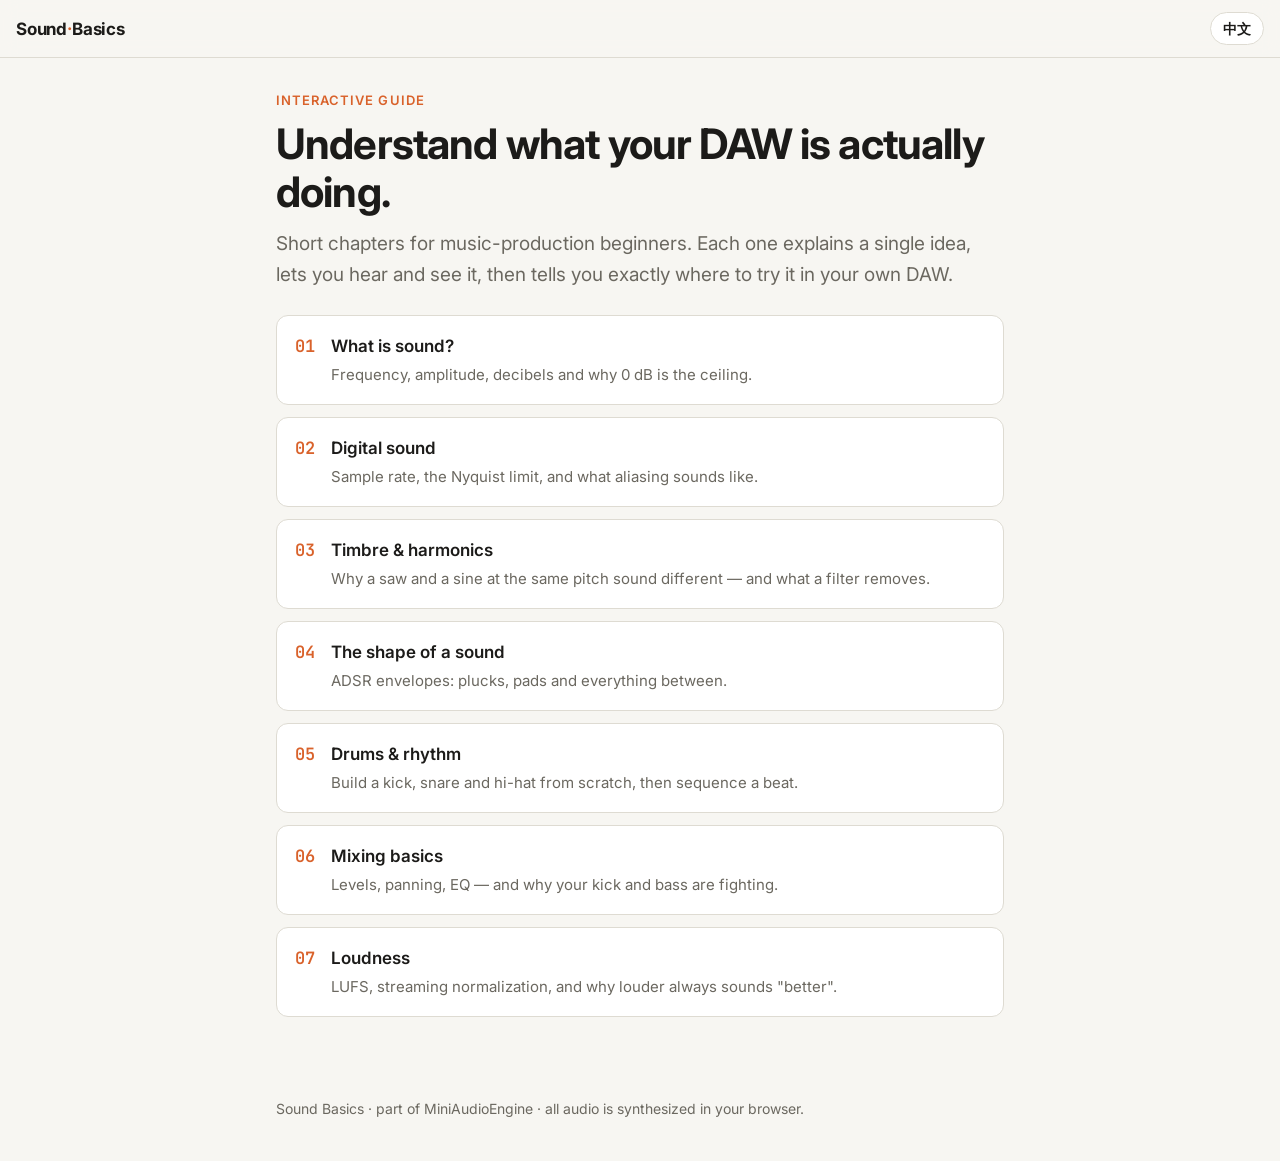
<file: site/index.html>
<!DOCTYPE html>
<html lang="en" data-lang="en">
<head>
  <meta charset="UTF-8" />
  <meta name="viewport" content="width=device-width, initial-scale=1.0" />
  <title>Sound Basics</title>
  <meta name="description" content="An interactive, hands-on introduction to music production for DAW beginners — hear it, see it, then try it in your DAW." />
  <link rel="preconnect" href="https://fonts.googleapis.com" />
  <link rel="preconnect" href="https://fonts.gstatic.com" crossorigin />
  <link href="https://fonts.googleapis.com/css2?family=Inter:wght@400;500;600;700&family=JetBrains+Mono:wght@400;600&display=swap" rel="stylesheet" />
  <link rel="stylesheet" href="css/main.css" />
  <script src="js/lang.js"></script>
</head>
<body>
  <header class="topbar">
    <a class="brand" href="index.html">Sound<span class="dot">·</span>Basics</a>
    <button class="lang-toggle" type="button">中文</button>
  </header>

  <main>
    <p class="eyebrow"><span lang="en">Interactive guide</span><span lang="zh-Hant">互動式教學</span></p>
    <h1><span lang="en">Understand what your DAW is actually doing.</span><span lang="zh-Hant">搞懂你的 DAW 到底在做什麼。</span></h1>
    <p class="lede">
      <span lang="en">Short chapters for music-production beginners. Each one explains a single idea, lets you hear and see it, then tells you exactly where to try it in your own DAW.</span>
      <span lang="zh-Hant">給音樂製作初學者的短篇章節。每章只講一個概念，讓你親耳聽到、親眼看到，再告訴你怎麼在自己的 DAW 裡試。</span>
    </p>

    <ul class="chapters">
      <li>
        <a class="chapter-card" href="chapters/01-what-is-sound.html">
          <span class="num">01</span>
          <span>
            <span class="title"><span lang="en">What is sound?</span><span lang="zh-Hant">聲音是什麼？</span></span>
            <span class="desc"><span lang="en">Frequency, amplitude, decibels and why 0 dB is the ceiling.</span><span lang="zh-Hant">頻率、振幅、分貝，以及為什麼 0 dB 是天花板。</span></span>
          </span>
        </a>
      </li>
      <li>
        <a class="chapter-card" href="chapters/02-digital-sound.html">
          <span class="num">02</span>
          <span>
            <span class="title"><span lang="en">Digital sound</span><span lang="zh-Hant">數位聲音</span></span>
            <span class="desc"><span lang="en">Sample rate, the Nyquist limit, and what aliasing sounds like.</span><span lang="zh-Hant">取樣率、Nyquist 上限，以及 aliasing 聽起來是什麼樣子。</span></span>
          </span>
        </a>
      </li>
      <li>
        <a class="chapter-card" href="chapters/03-timbre.html">
          <span class="num">03</span>
          <span>
            <span class="title"><span lang="en">Timbre &amp; harmonics</span><span lang="zh-Hant">音色與泛音</span></span>
            <span class="desc"><span lang="en">Why a saw and a sine at the same pitch sound different — and what a filter removes.</span><span lang="zh-Hant">同樣音高的鋸齒波和正弦波為什麼聽起來不同，以及濾波器拿掉了什麼。</span></span>
          </span>
        </a>
      </li>
      <li>
        <a class="chapter-card" href="chapters/04-envelopes.html">
          <span class="num">04</span>
          <span>
            <span class="title"><span lang="en">The shape of a sound</span><span lang="zh-Hant">聲音的形狀</span></span>
            <span class="desc"><span lang="en">ADSR envelopes: plucks, pads and everything between.</span><span lang="zh-Hant">ADSR 包絡：撥弦、長音墊底，以及介於兩者之間的聲音。</span></span>
          </span>
        </a>
      </li>
      <li>
        <a class="chapter-card" href="chapters/05-drums.html">
          <span class="num">05</span>
          <span>
            <span class="title"><span lang="en">Drums &amp; rhythm</span><span lang="zh-Hant">鼓與節奏</span></span>
            <span class="desc"><span lang="en">Build a kick, snare and hi-hat from scratch, then sequence a beat.</span><span lang="zh-Hant">從零合成 kick、snare、hi-hat，再編一段節奏。</span></span>
          </span>
        </a>
      </li>
      <li>
        <a class="chapter-card" href="chapters/06-mixing.html">
          <span class="num">06</span>
          <span>
            <span class="title"><span lang="en">Mixing basics</span><span lang="zh-Hant">混音入門</span></span>
            <span class="desc"><span lang="en">Levels, panning, EQ — and why your kick and bass are fighting.</span><span lang="zh-Hant">音量、聲像、EQ，以及為什麼你的 kick 和 bass 在打架。</span></span>
          </span>
        </a>
      </li>
      <li>
        <a class="chapter-card" href="chapters/07-loudness.html">
          <span class="num">07</span>
          <span>
            <span class="title"><span lang="en">Loudness</span><span lang="zh-Hant">響度</span></span>
            <span class="desc"><span lang="en">LUFS, streaming normalization, and why louder always sounds "better".</span><span lang="zh-Hant">LUFS、串流平台音量標準化，以及為什麼大聲的總是聽起來「比較好」。</span></span>
          </span>
        </a>
      </li>
    </ul>
  </main>

  <footer class="site-footer">
    <span lang="en">Sound Basics · part of MiniAudioEngine · all audio is synthesized in your browser.</span>
    <span lang="zh-Hant">Sound Basics · MiniAudioEngine 的一部分 · 所有聲音都在你的瀏覽器裡即時合成。</span>
  </footer>
</body>
</html>
</file>
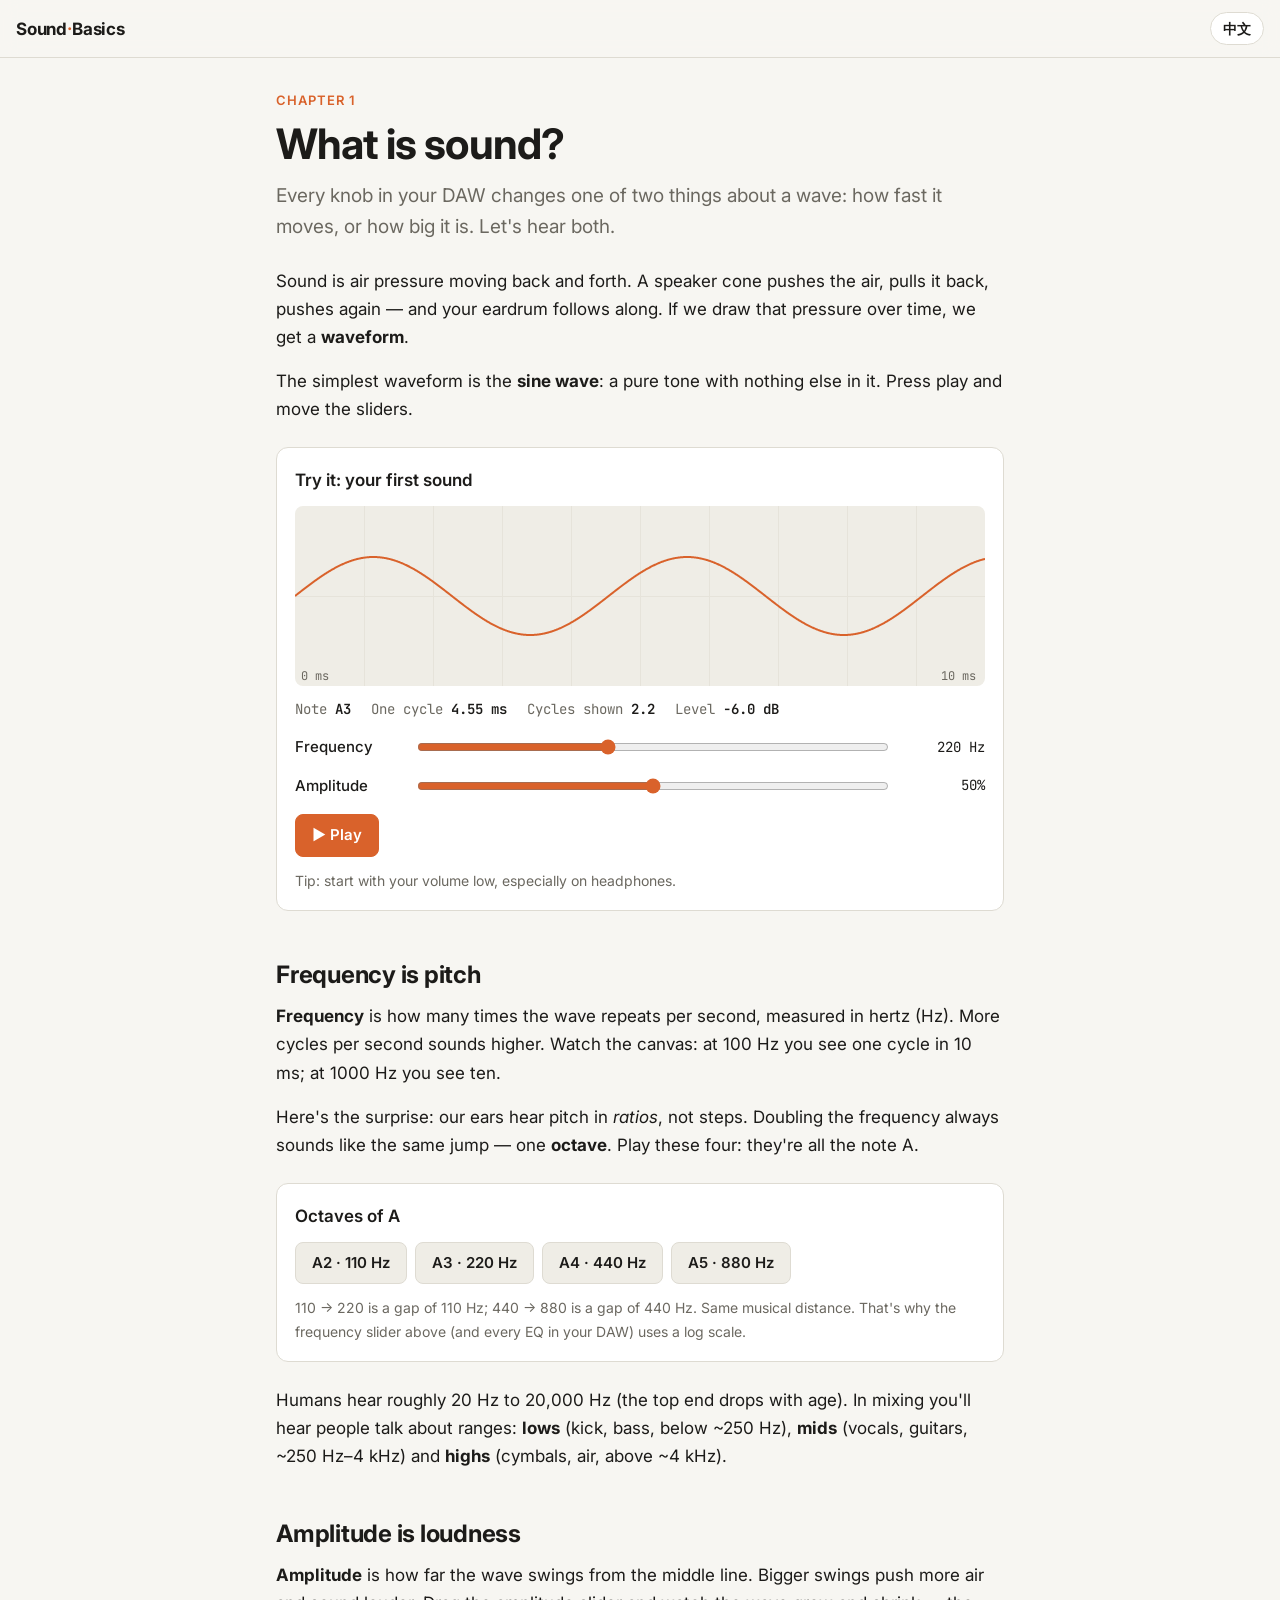
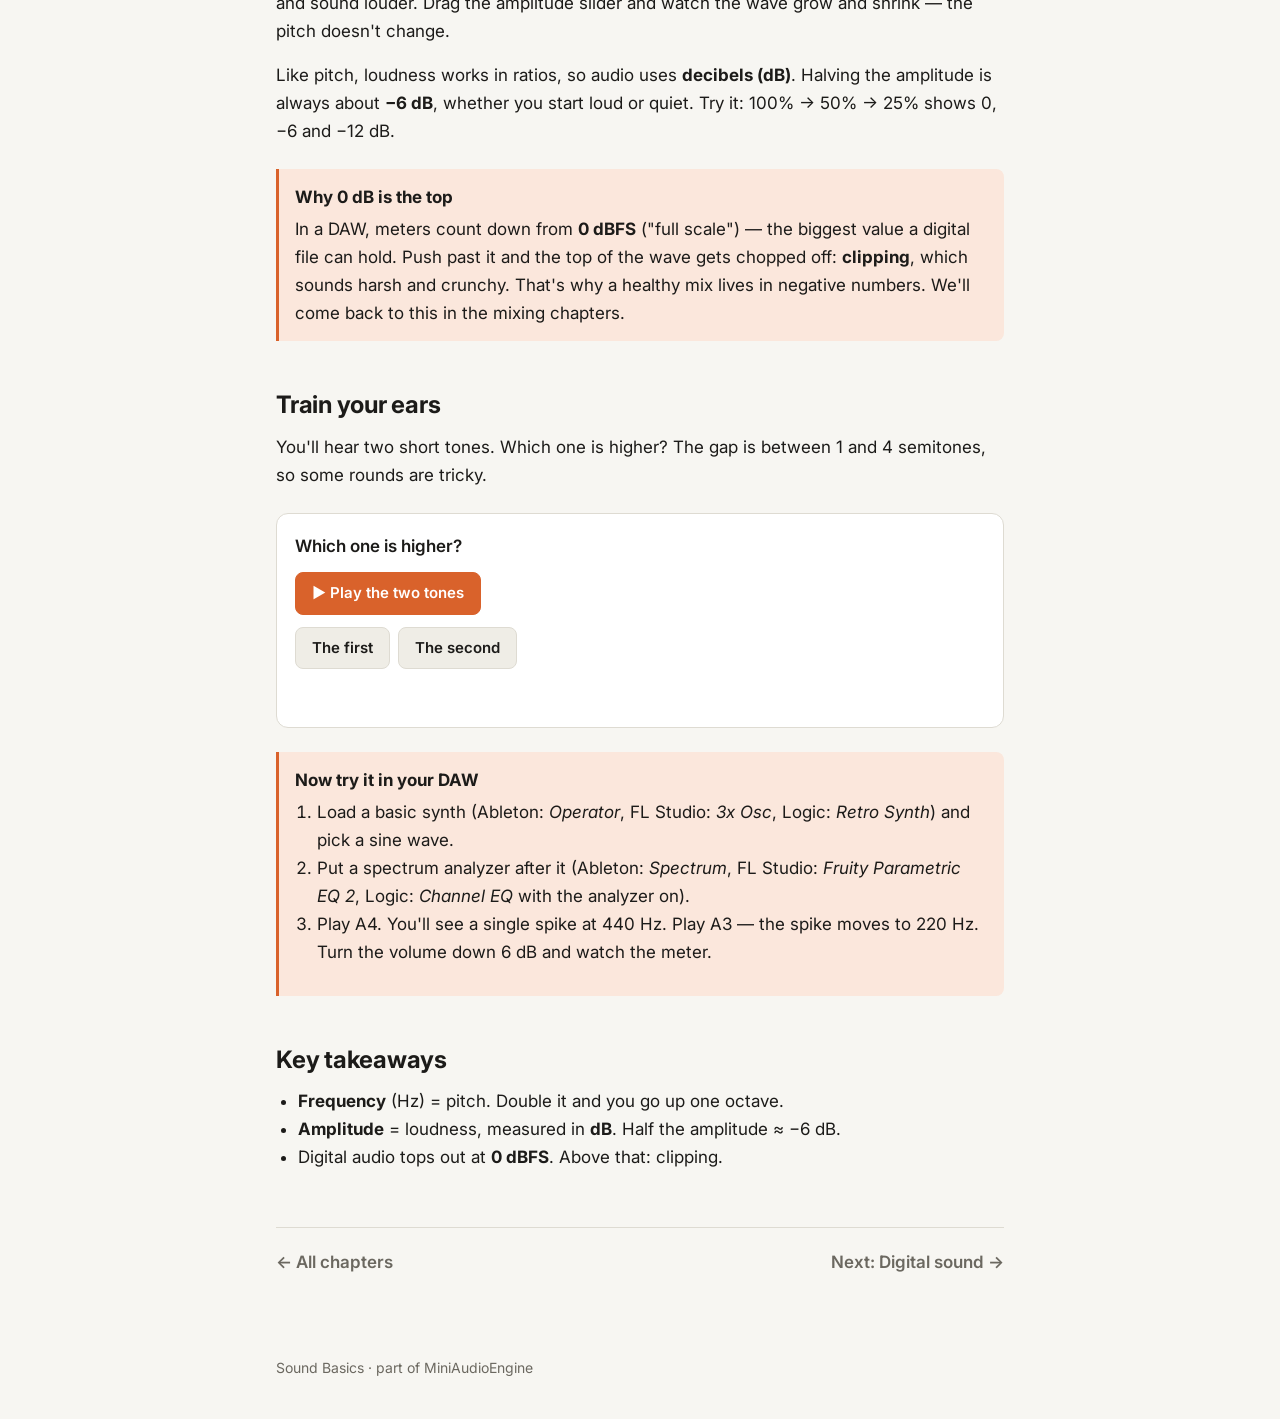
<file: site/chapters/01-what-is-sound.html>
<!DOCTYPE html>
<html lang="en" data-lang="en">
<head>
  <meta charset="UTF-8" />
  <meta name="viewport" content="width=device-width, initial-scale=1.0" />
  <title>What Is Sound? · Sound Basics</title>
  <meta name="description" content="Chapter 1: frequency, amplitude and waveforms — hear and see a sine wave you control." />
  <link rel="preconnect" href="https://fonts.googleapis.com" />
  <link rel="preconnect" href="https://fonts.gstatic.com" crossorigin />
  <link href="https://fonts.googleapis.com/css2?family=Inter:wght@400;500;600;700&family=JetBrains+Mono:wght@400;600&display=swap" rel="stylesheet" />
  <link rel="stylesheet" href="../css/main.css" />
  <script src="../js/lang.js"></script>
</head>
<body>
  <header class="topbar">
    <a class="brand" href="../index.html">Sound<span class="dot">·</span>Basics</a>
    <button class="lang-toggle" type="button">中文</button>
  </header>

  <main>
    <p class="eyebrow"><span lang="en">Chapter 1</span><span lang="zh-Hant">第 1 章</span></p>
    <h1><span lang="en">What is sound?</span><span lang="zh-Hant">聲音是什麼？</span></h1>
    <p class="lede">
      <span lang="en">Every knob in your DAW changes one of two things about a wave: how fast it moves, or how big it is. Let's hear both.</span>
      <span lang="zh-Hant">DAW 裡的每一顆旋鈕，改變的都是波的兩件事之一：它振動得多快，或是振動得多大。我們來親耳聽聽看。</span>
    </p>

    <p>
      <span lang="en">Sound is air pressure moving back and forth. A speaker cone pushes the air, pulls it back, pushes again — and your eardrum follows along. If we draw that pressure over time, we get a <strong>waveform</strong>.</span>
      <span lang="zh-Hant">聲音就是空氣壓力的來回變化。喇叭振膜把空氣往前推、再拉回來、再推出去，你的耳膜就跟著一起振動。把這個壓力隨時間的變化畫出來，就是<strong>波形</strong>。</span>
    </p>
    <p>
      <span lang="en">The simplest waveform is the <strong>sine wave</strong>: a pure tone with nothing else in it. Press play and move the sliders.</span>
      <span lang="zh-Hant">最簡單的波形是<strong>正弦波</strong>：一個純粹、沒有任何雜質的音。按下播放，然後拉拉看滑桿。</span>
    </p>

    <!-- Demo 1 -->
    <section class="demo" aria-labelledby="demo1-title">
      <div class="demo-title" id="demo1-title">
        <span lang="en">Try it: your first sound</span><span lang="zh-Hant">動手試：你的第一個聲音</span>
      </div>
      <canvas id="wave" aria-label="Waveform of the tone, 10 milliseconds wide"></canvas>
      <div class="readout" aria-live="polite">
        <span><span lang="en">Note</span><span lang="zh-Hant">音名</span> <b id="r-note"></b></span>
        <span><span lang="en">One cycle</span><span lang="zh-Hant">一個週期</span> <b id="r-period"></b></span>
        <span><span lang="en">Cycles shown</span><span lang="zh-Hant">畫面中週期數</span> <b id="r-cycles"></b></span>
        <span><span lang="en">Level</span><span lang="zh-Hant">音量</span> <b id="r-db"></b></span>
      </div>
      <div class="controls">
        <div class="control">
          <label for="freq"><span lang="en">Frequency</span><span lang="zh-Hant">頻率</span></label>
          <input type="range" id="freq" min="0" max="1000" step="1" />
          <output id="freq-out" for="freq"></output>
        </div>
        <div class="control">
          <label for="amp"><span lang="en">Amplitude</span><span lang="zh-Hant">振幅</span></label>
          <input type="range" id="amp" min="0" max="100" step="1" />
          <output id="amp-out" for="amp"></output>
        </div>
      </div>
      <div class="btn-row">
        <button class="btn primary" id="play" type="button" aria-pressed="false"><span lang="en">▶ Play</span><span lang="zh-Hant">▶ 播放</span></button>
      </div>
      <p class="notice" style="margin:12px 0 0">
        <span lang="en">Tip: start with your volume low, especially on headphones.</span>
        <span lang="zh-Hant">提醒：先把音量調小，戴耳機時尤其要注意。</span>
      </p>
      <p class="notice" id="dsp-note" hidden style="margin:4px 0 0">
        <span lang="en">This tone is computed one sample at a time by a JavaScript port of the project's C++ oscillator (<code>cpp/src/Oscillator.cpp</code>), not the browser's built-in one.</span>
        <span lang="zh-Hant">這個音是由本專案 C++ 振盪器（<code>cpp/src/Oscillator.cpp</code>）的 JavaScript 移植版逐個取樣計算出來的，不是瀏覽器內建的振盪器。</span>
      </p>
    </section>

    <h2><span lang="en">Frequency is pitch</span><span lang="zh-Hant">頻率就是音高</span></h2>
    <p>
      <span lang="en"><strong>Frequency</strong> is how many times the wave repeats per second, measured in hertz (Hz). More cycles per second sounds higher. Watch the canvas: at 100 Hz you see one cycle in 10 ms; at 1000 Hz you see ten.</span>
      <span lang="zh-Hant"><strong>頻率</strong>是波每秒重複的次數，單位是赫茲（Hz）。每秒重複越多次，聽起來就越高。看看上面的圖：100 Hz 時，10 毫秒裡只有一個週期；1000 Hz 時就有十個。</span>
    </p>
    <p>
      <span lang="en">Here's the surprise: our ears hear pitch in <em>ratios</em>, not steps. Doubling the frequency always sounds like the same jump — one <strong>octave</strong>. Play these four: they're all the note A.</span>
      <span lang="zh-Hant">有趣的地方來了：耳朵聽音高是看<em>倍數</em>，不是看相差幾 Hz。頻率變成兩倍，聽起來永遠是同樣的距離，也就是一個<strong>八度</strong>。播放下面四個音，它們全都是 A。</span>
    </p>

    <!-- Demo 2 -->
    <section class="demo" aria-labelledby="demo2-title">
      <div class="demo-title" id="demo2-title"><span lang="en">Octaves of A</span><span lang="zh-Hant">A 的各個八度</span></div>
      <div class="btn-row" style="margin-top:0">
        <button class="btn" type="button" data-octave="110" aria-pressed="false">A2 · 110 Hz</button>
        <button class="btn" type="button" data-octave="220" aria-pressed="false">A3 · 220 Hz</button>
        <button class="btn" type="button" data-octave="440" aria-pressed="false">A4 · 440 Hz</button>
        <button class="btn" type="button" data-octave="880" aria-pressed="false">A5 · 880 Hz</button>
      </div>
      <p class="notice" style="margin:12px 0 0">
        <span lang="en">110 → 220 is a gap of 110 Hz; 440 → 880 is a gap of 440 Hz. Same musical distance. That's why the frequency slider above (and every EQ in your DAW) uses a log scale.</span>
        <span lang="zh-Hant">110 → 220 差了 110 Hz，440 → 880 差了 440 Hz，但在音樂上是同樣的距離。這就是為什麼上面的頻率滑桿（以及 DAW 裡所有的 EQ）都用對數刻度。</span>
      </p>
    </section>

    <p>
      <span lang="en">Humans hear roughly 20 Hz to 20,000 Hz (the top end drops with age). In mixing you'll hear people talk about ranges: <strong>lows</strong> (kick, bass, below ~250 Hz), <strong>mids</strong> (vocals, guitars, ~250 Hz–4 kHz) and <strong>highs</strong> (cymbals, air, above ~4 kHz).</span>
      <span lang="zh-Hant">人耳大約聽得到 20 Hz 到 20,000 Hz（高頻上限會隨年齡下降）。混音時大家常講幾個頻段：<strong>低頻</strong>（kick、貝斯，約 250 Hz 以下）、<strong>中頻</strong>（人聲、吉他，約 250 Hz–4 kHz）、<strong>高頻</strong>（鈸、空氣感，約 4 kHz 以上）。</span>
    </p>

    <h2><span lang="en">Amplitude is loudness</span><span lang="zh-Hant">振幅就是音量</span></h2>
    <p>
      <span lang="en"><strong>Amplitude</strong> is how far the wave swings from the middle line. Bigger swings push more air and sound louder. Drag the amplitude slider and watch the wave grow and shrink — the pitch doesn't change.</span>
      <span lang="zh-Hant"><strong>振幅</strong>是波離開中線擺動的幅度。擺得越大，推動的空氣越多，聽起來就越大聲。拖動振幅滑桿，看波形變大變小，但音高不會改變。</span>
    </p>
    <p>
      <span lang="en">Like pitch, loudness works in ratios, so audio uses <strong>decibels (dB)</strong>. Halving the amplitude is always about <strong>−6 dB</strong>, whether you start loud or quiet. Try it: 100% → 50% → 25% shows 0, −6 and −12 dB.</span>
      <span lang="zh-Hant">跟音高一樣，音量也是看倍數，所以音訊用<strong>分貝（dB）</strong>來表示。振幅減半永遠大約是 <strong>−6 dB</strong>，不管原本多大聲。試試看：100% → 50% → 25%，會顯示 0、−6、−12 dB。</span>
    </p>

    <div class="callout">
      <div class="callout-title"><span lang="en">Why 0 dB is the top</span><span lang="zh-Hant">為什麼 0 dB 是最大值</span></div>
      <p>
        <span lang="en">In a DAW, meters count down from <strong>0 dBFS</strong> ("full scale") — the biggest value a digital file can hold. Push past it and the top of the wave gets chopped off: <strong>clipping</strong>, which sounds harsh and crunchy. That's why a healthy mix lives in negative numbers. We'll come back to this in the mixing chapters.</span>
        <span lang="zh-Hant">在 DAW 裡，音量表是從 <strong>0 dBFS</strong>（Full Scale，滿刻度）往下算，那是數位檔案能存的最大值。超過它，波形頂端就會被削掉，這叫做<strong>削波（clipping）</strong>，聽起來會刺耳、有破音。所以健康的混音音量都在負數。之後的混音章節會再回來談這件事。</span>
      </p>
    </div>

    <h2><span lang="en">Train your ears</span><span lang="zh-Hant">練練耳朵</span></h2>
    <p>
      <span lang="en">You'll hear two short tones. Which one is higher? The gap is between 1 and 4 semitones, so some rounds are tricky.</span>
      <span lang="zh-Hant">你會聽到兩個短音，哪一個比較高？兩個音相差 1 到 4 個半音，所以有幾題會有點難。</span>
    </p>

    <!-- Demo 3 -->
    <section class="demo" aria-labelledby="demo3-title">
      <div class="demo-title" id="demo3-title"><span lang="en">Which one is higher?</span><span lang="zh-Hant">哪一個比較高？</span></div>
      <div class="btn-row" style="margin-top:0">
        <button class="btn primary" id="quiz-play" type="button"><span lang="en">▶ Play the two tones</span><span lang="zh-Hant">▶ 播放兩個音</span></button>
      </div>
      <div class="quiz-options">
        <button class="btn" type="button" data-answer="first"><span lang="en">The first</span><span lang="zh-Hant">第一個</span></button>
        <button class="btn" type="button" data-answer="second"><span lang="en">The second</span><span lang="zh-Hant">第二個</span></button>
      </div>
      <div class="quiz-feedback" id="quiz-feedback" aria-live="polite"></div>
    </section>

    <div class="callout">
      <div class="callout-title"><span lang="en">Now try it in your DAW</span><span lang="zh-Hant">換你在 DAW 裡試試</span></div>
      <ol>
        <li>
          <span lang="en">Load a basic synth (Ableton: <em>Operator</em>, FL Studio: <em>3x Osc</em>, Logic: <em>Retro Synth</em>) and pick a sine wave.</span>
          <span lang="zh-Hant">載入一個基本合成器（Ableton：<em>Operator</em>，FL Studio：<em>3x Osc</em>，Logic：<em>Retro Synth</em>），選正弦波。</span>
        </li>
        <li>
          <span lang="en">Put a spectrum analyzer after it (Ableton: <em>Spectrum</em>, FL Studio: <em>Fruity Parametric EQ 2</em>, Logic: <em>Channel EQ</em> with the analyzer on).</span>
          <span lang="zh-Hant">在後面加一個頻譜分析器（Ableton：<em>Spectrum</em>，FL Studio：<em>Fruity Parametric EQ 2</em>，Logic：開啟分析器的 <em>Channel EQ</em>）。</span>
        </li>
        <li>
          <span lang="en">Play A4. You'll see a single spike at 440 Hz. Play A3 — the spike moves to 220 Hz. Turn the volume down 6 dB and watch the meter.</span>
          <span lang="zh-Hant">彈 A4，你會看到 440 Hz 有一根尖峰。彈 A3，尖峰會移到 220 Hz。把音量調低 6 dB，看看音量表的變化。</span>
        </li>
      </ol>
    </div>

    <h2><span lang="en">Key takeaways</span><span lang="zh-Hant">重點整理</span></h2>
    <ul>
      <li><span lang="en"><strong>Frequency</strong> (Hz) = pitch. Double it and you go up one octave.</span><span lang="zh-Hant"><strong>頻率</strong>（Hz）＝音高。變成兩倍就是高一個八度。</span></li>
      <li><span lang="en"><strong>Amplitude</strong> = loudness, measured in <strong>dB</strong>. Half the amplitude ≈ −6 dB.</span><span lang="zh-Hant"><strong>振幅</strong>＝音量，用 <strong>dB</strong> 表示。振幅減半約等於 −6 dB。</span></li>
      <li><span lang="en">Digital audio tops out at <strong>0 dBFS</strong>. Above that: clipping.</span><span lang="zh-Hant">數位音訊的上限是 <strong>0 dBFS</strong>，超過就會削波。</span></li>
    </ul>

    <nav class="pager" aria-label="Chapter navigation">
      <a href="../index.html"><span lang="en">← All chapters</span><span lang="zh-Hant">← 所有章節</span></a>
      <a href="02-digital-sound.html"><span lang="en">Next: Digital sound →</span><span lang="zh-Hant">下一章：數位聲音 →</span></a>
    </nav>
  </main>

  <footer class="site-footer">
    <span lang="en">Sound Basics · part of MiniAudioEngine</span><span lang="zh-Hant">Sound Basics · MiniAudioEngine 的一部分</span>
  </footer>

  <script src="../js/audio/engine.js"></script>
  <script src="../js/ch1.js"></script>
</body>
</html>
</file>
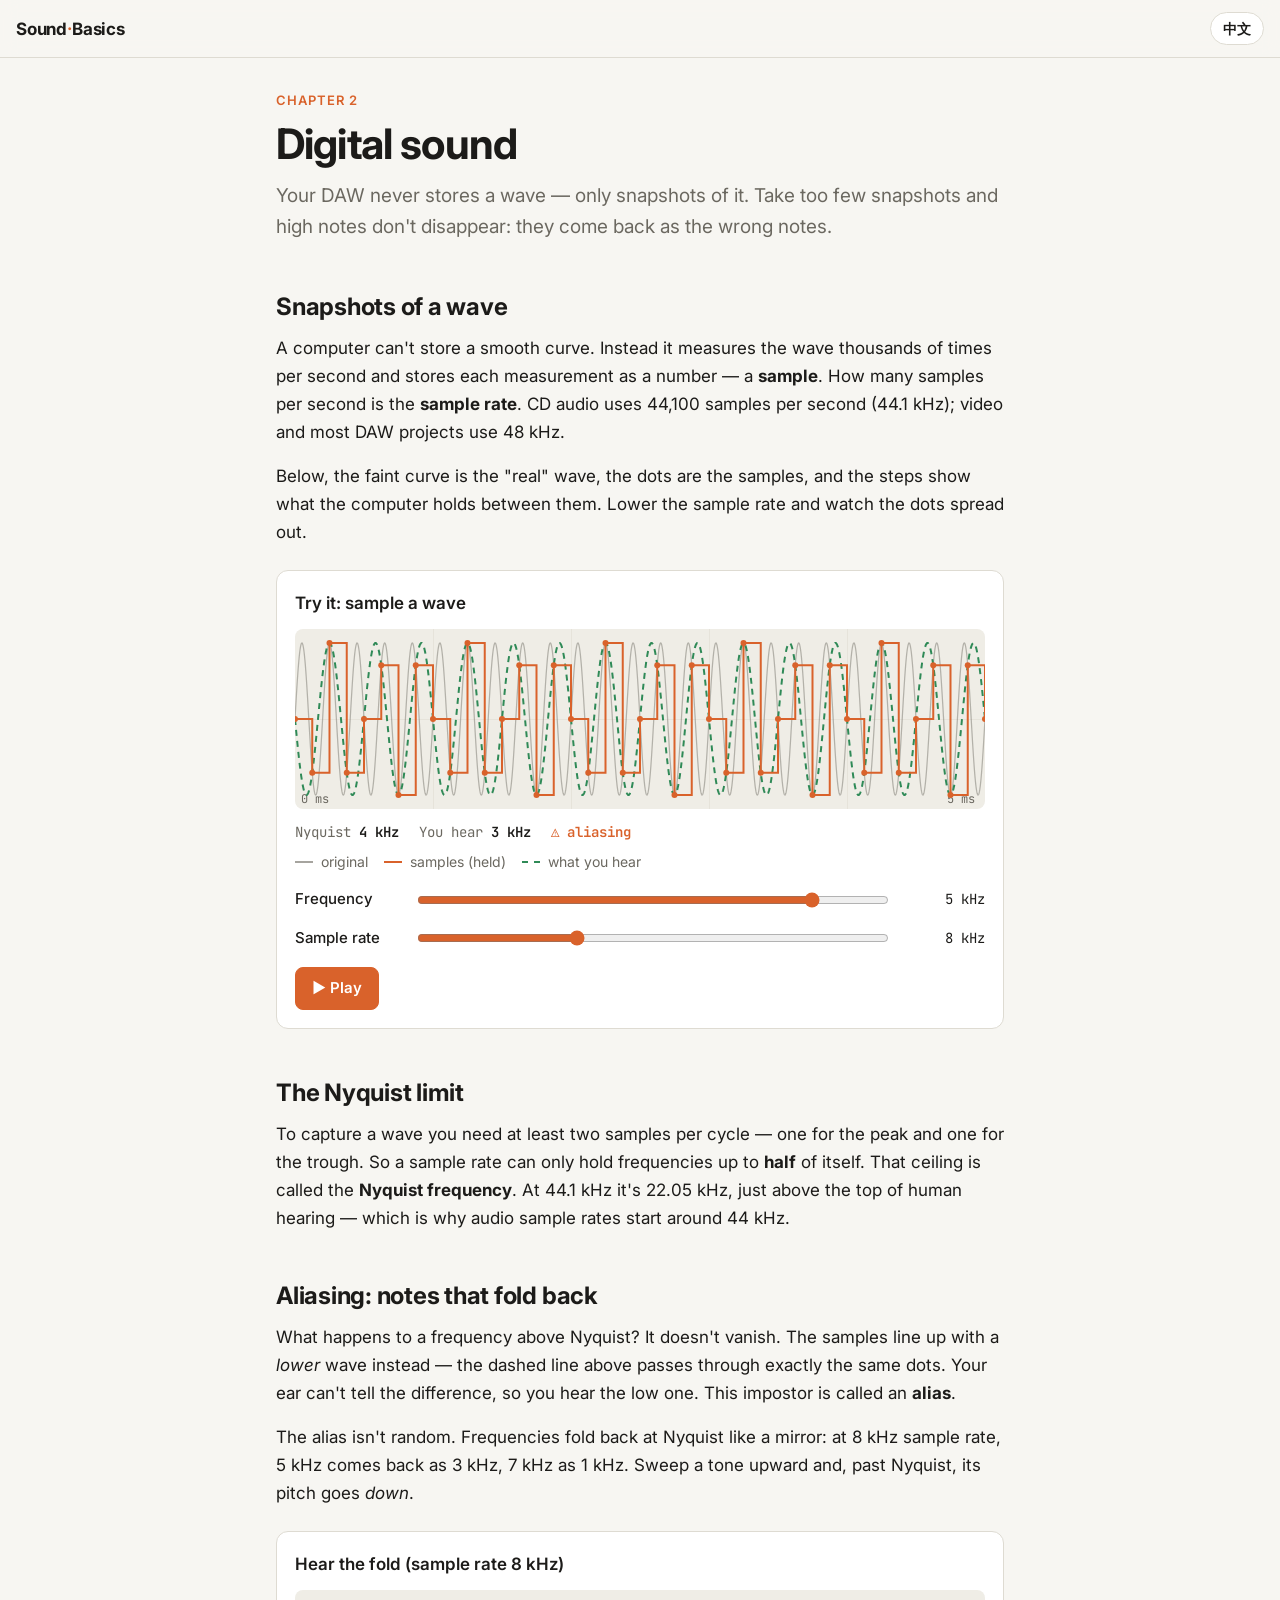
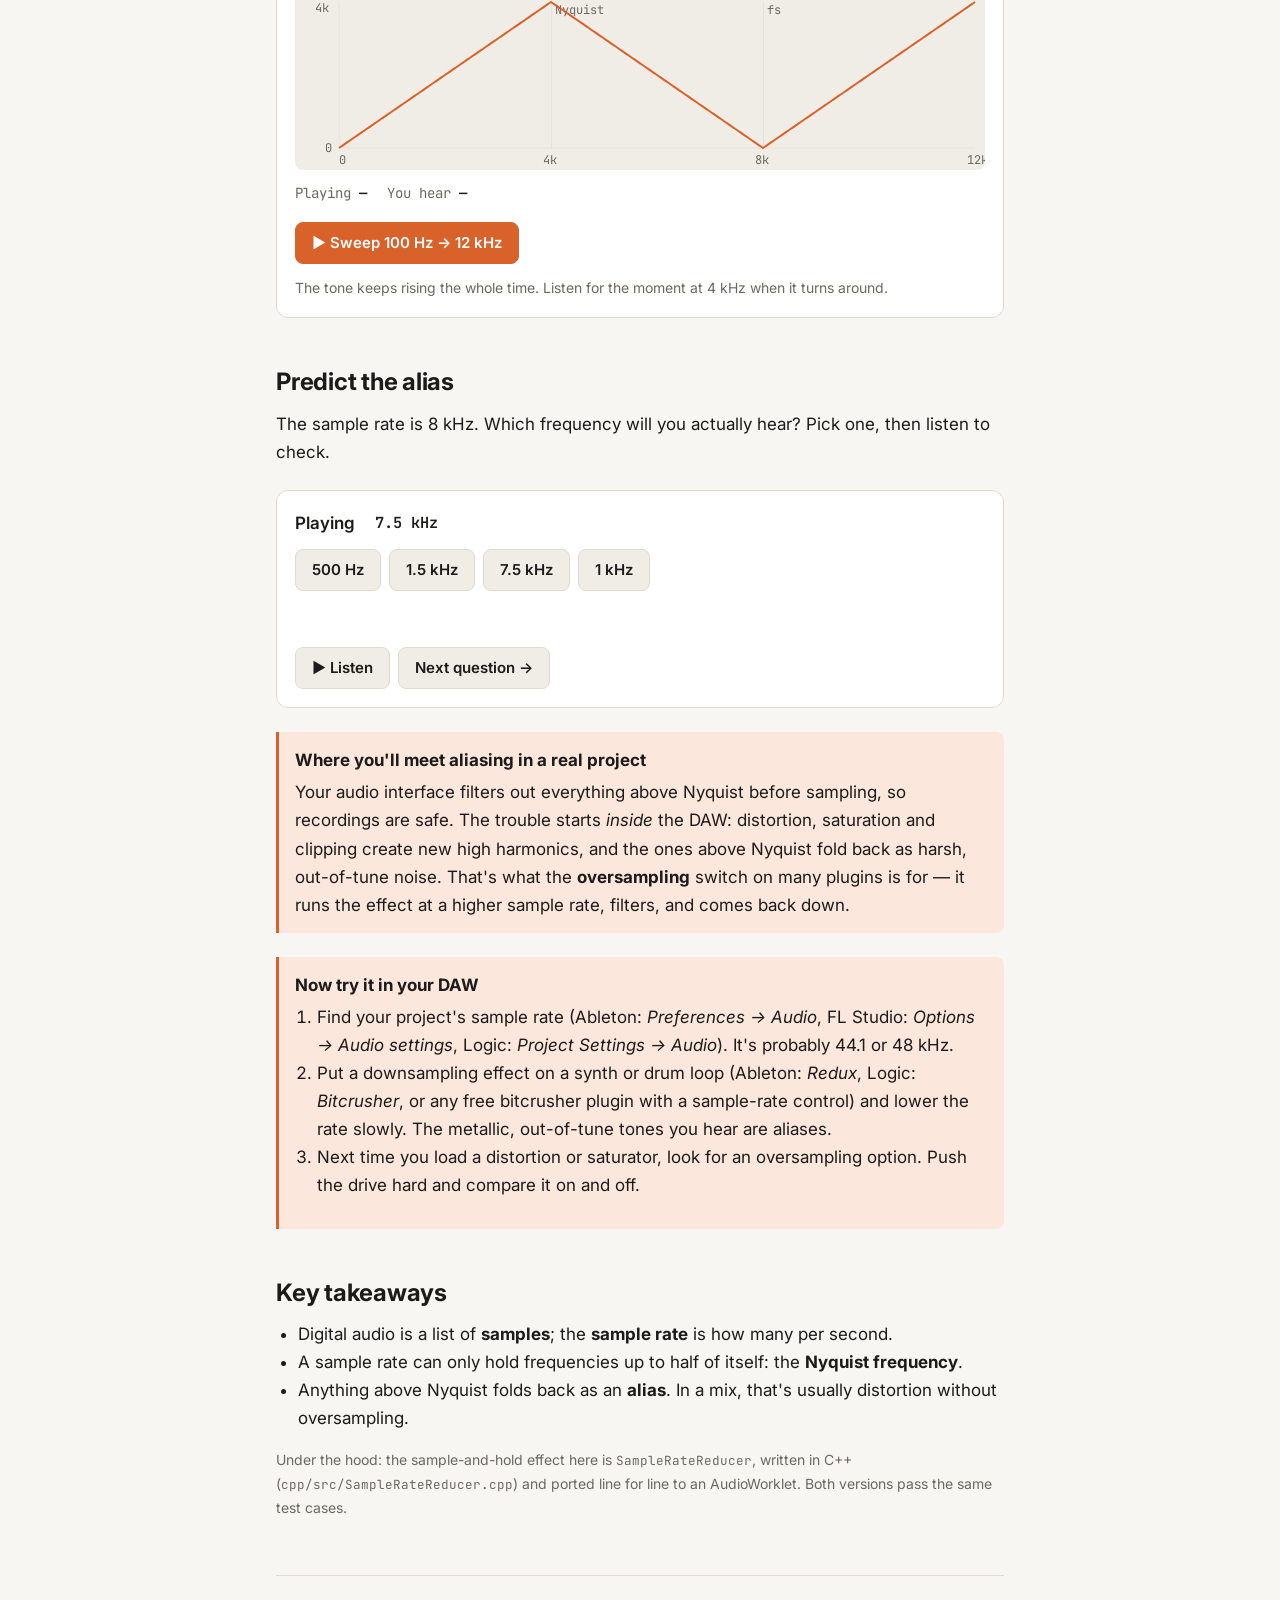
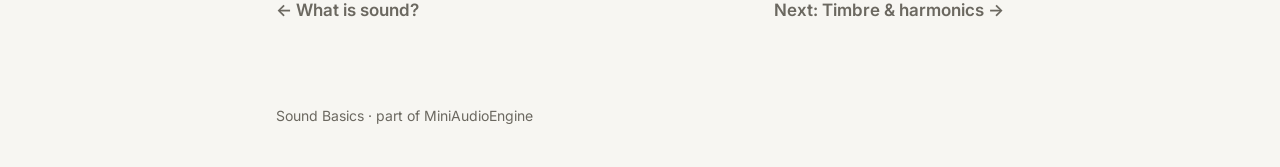
<file: site/chapters/02-digital-sound.html>
<!DOCTYPE html>
<html lang="en" data-lang="en">
<head>
  <meta charset="UTF-8" />
  <meta name="viewport" content="width=device-width, initial-scale=1.0" />
  <title>Digital Sound · Sound Basics</title>
  <meta name="description" content="Chapter 2: sample rate, the Nyquist limit, and what aliasing sounds like." />
  <link rel="preconnect" href="https://fonts.googleapis.com" />
  <link rel="preconnect" href="https://fonts.gstatic.com" crossorigin />
  <link href="https://fonts.googleapis.com/css2?family=Inter:wght@400;500;600;700&family=JetBrains+Mono:wght@400;600&display=swap" rel="stylesheet" />
  <link rel="stylesheet" href="../css/main.css" />
  <script src="../js/lang.js"></script>
</head>
<body>
  <header class="topbar">
    <a class="brand" href="../index.html">Sound<span class="dot">·</span>Basics</a>
    <button class="lang-toggle" type="button">中文</button>
  </header>

  <main>
    <p class="eyebrow"><span lang="en">Chapter 2</span><span lang="zh-Hant">第 2 章</span></p>
    <h1><span lang="en">Digital sound</span><span lang="zh-Hant">數位聲音</span></h1>
    <p class="lede">
      <span lang="en">Your DAW never stores a wave — only snapshots of it. Take too few snapshots and high notes don't disappear: they come back as the wrong notes.</span>
      <span lang="zh-Hant">DAW 從來不會儲存一整條波，只會存它的「快照」。快照拍得太少，高音不會消失，而是變成錯誤的音跑回來。</span>
    </p>

    <h2><span lang="en">Snapshots of a wave</span><span lang="zh-Hant">波的快照</span></h2>
    <p>
      <span lang="en">A computer can't store a smooth curve. Instead it measures the wave thousands of times per second and stores each measurement as a number — a <strong>sample</strong>. How many samples per second is the <strong>sample rate</strong>. CD audio uses 44,100 samples per second (44.1 kHz); video and most DAW projects use 48 kHz.</span>
      <span lang="zh-Hant">電腦沒辦法儲存一條平滑的曲線。它的做法是每秒量測波形好幾千次，把每次量到的值存成一個數字，這叫做一個<strong>取樣（sample）</strong>。每秒取樣幾次，就是<strong>取樣率</strong>。CD 用的是每秒 44,100 次（44.1 kHz），影片和大部分 DAW 專案用 48 kHz。</span>
    </p>
    <p>
      <span lang="en">Below, the faint curve is the "real" wave, the dots are the samples, and the steps show what the computer holds between them. Lower the sample rate and watch the dots spread out.</span>
      <span lang="zh-Hant">下面的淡色曲線是「真實」的波，圓點是取樣點，階梯是電腦在兩個取樣點之間保留的值。把取樣率調低，看看圓點如何變稀疏。</span>
    </p>

    <!-- Demo 1 -->
    <section class="demo" aria-labelledby="demo1-title">
      <div class="demo-title" id="demo1-title"><span lang="en">Try it: sample a wave</span><span lang="zh-Hant">動手試：替波取樣</span></div>
      <canvas id="sampled" aria-label="A sine wave, its samples, and the wave you actually hear, 5 milliseconds wide"></canvas>
      <div class="readout" aria-live="polite">
        <span><span lang="en">Nyquist</span><span lang="zh-Hant">Nyquist 頻率</span> <b id="r-nyq"></b></span>
        <span><span lang="en">You hear</span><span lang="zh-Hant">實際聽到</span> <b id="r-heard"></b></span>
        <span><b id="r-status"></b></span>
      </div>
      <div class="legend notice">
        <span class="swatch swatch-real"></span><span lang="en">original</span><span lang="zh-Hant">原始的波</span>
        <span class="swatch swatch-held"></span><span lang="en">samples (held)</span><span lang="zh-Hant">取樣（保持）</span>
        <span class="swatch swatch-heard"></span><span lang="en">what you hear</span><span lang="zh-Hant">實際聽到的波</span>
      </div>
      <div class="controls">
        <div class="control">
          <label for="freq"><span lang="en">Frequency</span><span lang="zh-Hant">頻率</span></label>
          <input type="range" id="freq" min="0" max="1000" step="1" />
          <output id="freq-out" for="freq"></output>
        </div>
        <div class="control">
          <label for="rate"><span lang="en">Sample rate</span><span lang="zh-Hant">取樣率</span></label>
          <input type="range" id="rate" min="0" max="6" step="1" />
          <output id="rate-out" for="rate"></output>
        </div>
      </div>
      <div class="btn-row">
        <button class="btn primary" id="play" type="button" aria-pressed="false"><span lang="en">▶ Play</span><span lang="zh-Hant">▶ 播放</span></button>
      </div>
      <p class="notice audio-unavailable" hidden style="margin:12px 0 0">
        <span lang="en">Audio for this chapter needs the page to be served over http:// (see the README). The drawings still work.</span>
        <span lang="zh-Hant">這一章的聲音需要透過 http:// 開啟網頁（見 README）。圖仍然可以正常操作。</span>
      </p>
    </section>

    <h2><span lang="en">The Nyquist limit</span><span lang="zh-Hant">Nyquist 上限</span></h2>
    <p>
      <span lang="en">To capture a wave you need at least two samples per cycle — one for the peak and one for the trough. So a sample rate can only hold frequencies up to <strong>half</strong> of itself. That ceiling is called the <strong>Nyquist frequency</strong>. At 44.1 kHz it's 22.05 kHz, just above the top of human hearing — which is why audio sample rates start around 44 kHz.</span>
      <span lang="zh-Hant">要記錄一個波，每個週期至少需要兩個取樣點：一個在波峰，一個在波谷。所以一個取樣率最多只能記錄到它自己<strong>一半</strong>的頻率，這個上限叫做 <strong>Nyquist 頻率</strong>。44.1 kHz 的 Nyquist 是 22.05 kHz，剛好高於人耳的上限，這也是音訊取樣率大多從 44 kHz 左右起跳的原因。</span>
    </p>

    <h2><span lang="en">Aliasing: notes that fold back</span><span lang="zh-Hant">Aliasing：折回來的音</span></h2>
    <p>
      <span lang="en">What happens to a frequency above Nyquist? It doesn't vanish. The samples line up with a <em>lower</em> wave instead — the dashed line above passes through exactly the same dots. Your ear can't tell the difference, so you hear the low one. This impostor is called an <strong>alias</strong>.</span>
      <span lang="zh-Hant">超過 Nyquist 的頻率會怎樣？它不會消失。那些取樣點會剛好落在一條<em>比較低</em>的波上，上面那條虛線就穿過完全相同的點。耳朵分不出差別，所以你聽到的是那個低的音。這個冒牌貨就叫做 <strong>alias（混疊）</strong>。</span>
    </p>
    <p>
      <span lang="en">The alias isn't random. Frequencies fold back at Nyquist like a mirror: at 8 kHz sample rate, 5 kHz comes back as 3 kHz, 7 kHz as 1 kHz. Sweep a tone upward and, past Nyquist, its pitch goes <em>down</em>.</span>
      <span lang="zh-Hant">alias 不是隨機的。頻率在 Nyquist 像照鏡子一樣折回來：取樣率 8 kHz 時，5 kHz 會變成 3 kHz，7 kHz 會變成 1 kHz。把一個音往上掃，超過 Nyquist 之後，音高反而會<em>往下掉</em>。</span>
    </p>

    <!-- Demo 2 -->
    <section class="demo" aria-labelledby="demo2-title">
      <div class="demo-title" id="demo2-title"><span lang="en">Hear the fold (sample rate 8 kHz)</span><span lang="zh-Hant">聽聽折返（取樣率 8 kHz）</span></div>
      <canvas id="fold" aria-label="Chart of played frequency versus heard frequency, folding at 4 kHz"></canvas>
      <div class="readout" aria-live="off">
        <span><span lang="en">Playing</span><span lang="zh-Hant">播放頻率</span> <b id="r-sweep-in">—</b></span>
        <span><span lang="en">You hear</span><span lang="zh-Hant">實際聽到</span> <b id="r-sweep-out">—</b></span>
      </div>
      <div class="btn-row">
        <button class="btn primary" id="sweep" type="button" aria-pressed="false"><span lang="en">▶ Sweep 100 Hz → 12 kHz</span><span lang="zh-Hant">▶ 從 100 Hz 掃到 12 kHz</span></button>
      </div>
      <p class="notice" style="margin:12px 0 0">
        <span lang="en">The tone keeps rising the whole time. Listen for the moment at 4 kHz when it turns around.</span>
        <span lang="zh-Hant">播放的頻率從頭到尾一直在升高。注意聽它在 4 kHz 掉頭往下的那一刻。</span>
      </p>
    </section>

    <h2><span lang="en">Predict the alias</span><span lang="zh-Hant">預測 alias</span></h2>
    <p>
      <span lang="en">The sample rate is 8 kHz. Which frequency will you actually hear? Pick one, then listen to check.</span>
      <span lang="zh-Hant">取樣率是 8 kHz，你實際會聽到哪個頻率？先選一個，再聽聽看對不對。</span>
    </p>

    <!-- Demo 3 -->
    <section class="demo" aria-labelledby="demo3-title">
      <div class="demo-title" id="demo3-title">
        <span lang="en">Playing</span><span lang="zh-Hant">播放</span>&nbsp;<span class="mono" id="quiz-freq"></span>
      </div>
      <div class="quiz-options" id="quiz-options"></div>
      <div class="quiz-feedback" id="quiz-feedback" aria-live="polite"></div>
      <div class="btn-row">
        <button class="btn" id="quiz-listen" type="button"><span lang="en">▶ Listen</span><span lang="zh-Hant">▶ 聽聽看</span></button>
        <button class="btn" id="quiz-next" type="button"><span lang="en">Next question →</span><span lang="zh-Hant">下一題 →</span></button>
      </div>
    </section>

    <div class="callout">
      <div class="callout-title"><span lang="en">Where you'll meet aliasing in a real project</span><span lang="zh-Hant">在真實專案裡，你會在哪裡遇到 aliasing</span></div>
      <p>
        <span lang="en">Your audio interface filters out everything above Nyquist before sampling, so recordings are safe. The trouble starts <em>inside</em> the DAW: distortion, saturation and clipping create new high harmonics, and the ones above Nyquist fold back as harsh, out-of-tune noise. That's what the <strong>oversampling</strong> switch on many plugins is for — it runs the effect at a higher sample rate, filters, and comes back down.</span>
        <span lang="zh-Hant">錄音介面在取樣前會先把 Nyquist 以上的頻率濾掉，所以錄進來的聲音是安全的。問題出在 DAW <em>裡面</em>：失真、飽和、削波會產生新的高頻泛音，超過 Nyquist 的部分會折回來，變成刺耳、不在調上的雜音。許多外掛上的 <strong>oversampling（超取樣）</strong>開關就是為此而設計：先在更高的取樣率處理效果，濾波之後再降回來。</span>
      </p>
    </div>

    <div class="callout">
      <div class="callout-title"><span lang="en">Now try it in your DAW</span><span lang="zh-Hant">換你在 DAW 裡試試</span></div>
      <ol>
        <li>
          <span lang="en">Find your project's sample rate (Ableton: <em>Preferences → Audio</em>, FL Studio: <em>Options → Audio settings</em>, Logic: <em>Project Settings → Audio</em>). It's probably 44.1 or 48 kHz.</span>
          <span lang="zh-Hant">找到你專案的取樣率（Ableton：<em>Preferences → Audio</em>，FL Studio：<em>Options → Audio settings</em>，Logic：<em>Project Settings → Audio</em>），大概是 44.1 或 48 kHz。</span>
        </li>
        <li>
          <span lang="en">Put a downsampling effect on a synth or drum loop (Ableton: <em>Redux</em>, Logic: <em>Bitcrusher</em>, or any free bitcrusher plugin with a sample-rate control) and lower the rate slowly. The metallic, out-of-tune tones you hear are aliases.</span>
          <span lang="zh-Hant">在合成器或鼓 loop 上加一個降取樣效果器（Ableton：<em>Redux</em>，Logic：<em>Bitcrusher</em>，或任何有取樣率旋鈕的免費 bitcrusher 外掛），慢慢把取樣率調低。你聽到那些金屬感、走音的聲音，就是 alias。</span>
        </li>
        <li>
          <span lang="en">Next time you load a distortion or saturator, look for an oversampling option. Push the drive hard and compare it on and off.</span>
          <span lang="zh-Hant">下次載入失真或飽和外掛時，找找看有沒有 oversampling 選項。把 drive 推大，比較開和關的差別。</span>
        </li>
      </ol>
    </div>

    <h2><span lang="en">Key takeaways</span><span lang="zh-Hant">重點整理</span></h2>
    <ul>
      <li><span lang="en">Digital audio is a list of <strong>samples</strong>; the <strong>sample rate</strong> is how many per second.</span><span lang="zh-Hant">數位音訊是一串<strong>取樣</strong>；<strong>取樣率</strong>是每秒取樣幾次。</span></li>
      <li><span lang="en">A sample rate can only hold frequencies up to half of itself: the <strong>Nyquist frequency</strong>.</span><span lang="zh-Hant">取樣率最多只能記錄它一半以下的頻率，這叫做 <strong>Nyquist 頻率</strong>。</span></li>
      <li><span lang="en">Anything above Nyquist folds back as an <strong>alias</strong>. In a mix, that's usually distortion without oversampling.</span><span lang="zh-Hant">超過 Nyquist 的頻率會折回來，變成 <strong>alias</strong>。在混音裡，最常見的來源是沒開 oversampling 的失真效果。</span></li>
    </ul>

    <p class="notice">
      <span lang="en">Under the hood: the sample-and-hold effect here is <code>SampleRateReducer</code>, written in C++ (<code>cpp/src/SampleRateReducer.cpp</code>) and ported line for line to an AudioWorklet. Both versions pass the same test cases.</span>
      <span lang="zh-Hant">技術細節：這裡的 sample-and-hold 效果是 <code>SampleRateReducer</code>，先用 C++ 寫成（<code>cpp/src/SampleRateReducer.cpp</code>），再逐行移植成 AudioWorklet。兩個版本通過同一組測試。</span>
    </p>

    <nav class="pager" aria-label="Chapter navigation">
      <a href="01-what-is-sound.html"><span lang="en">← What is sound?</span><span lang="zh-Hant">← 聲音是什麼？</span></a>
      <a href="03-timbre.html"><span lang="en">Next: Timbre &amp; harmonics →</span><span lang="zh-Hant">下一章：音色與泛音 →</span></a>
    </nav>
  </main>

  <footer class="site-footer">
    <span lang="en">Sound Basics · part of MiniAudioEngine</span><span lang="zh-Hant">Sound Basics · MiniAudioEngine 的一部分</span>
  </footer>

  <script src="../js/audio/engine.js"></script>
  <script type="module" src="../js/ch2.js"></script>
</body>
</html>
</file>
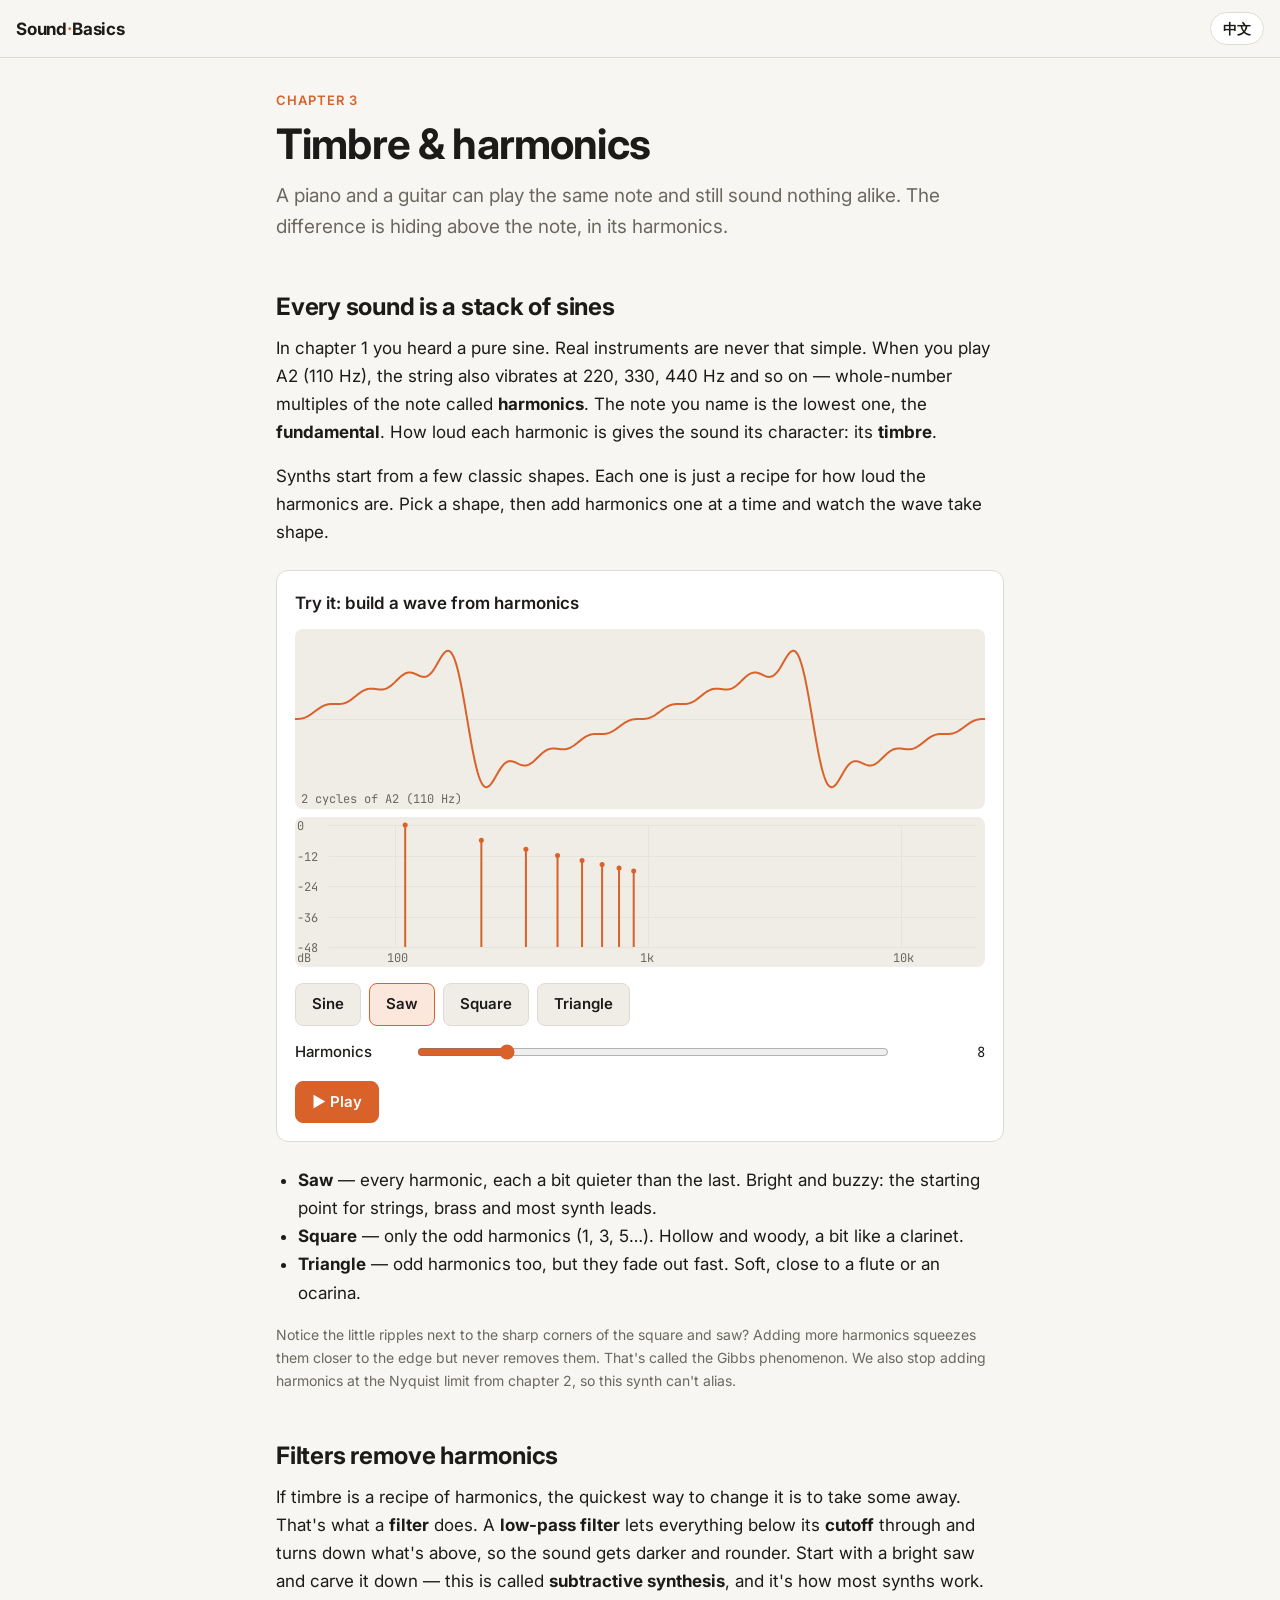
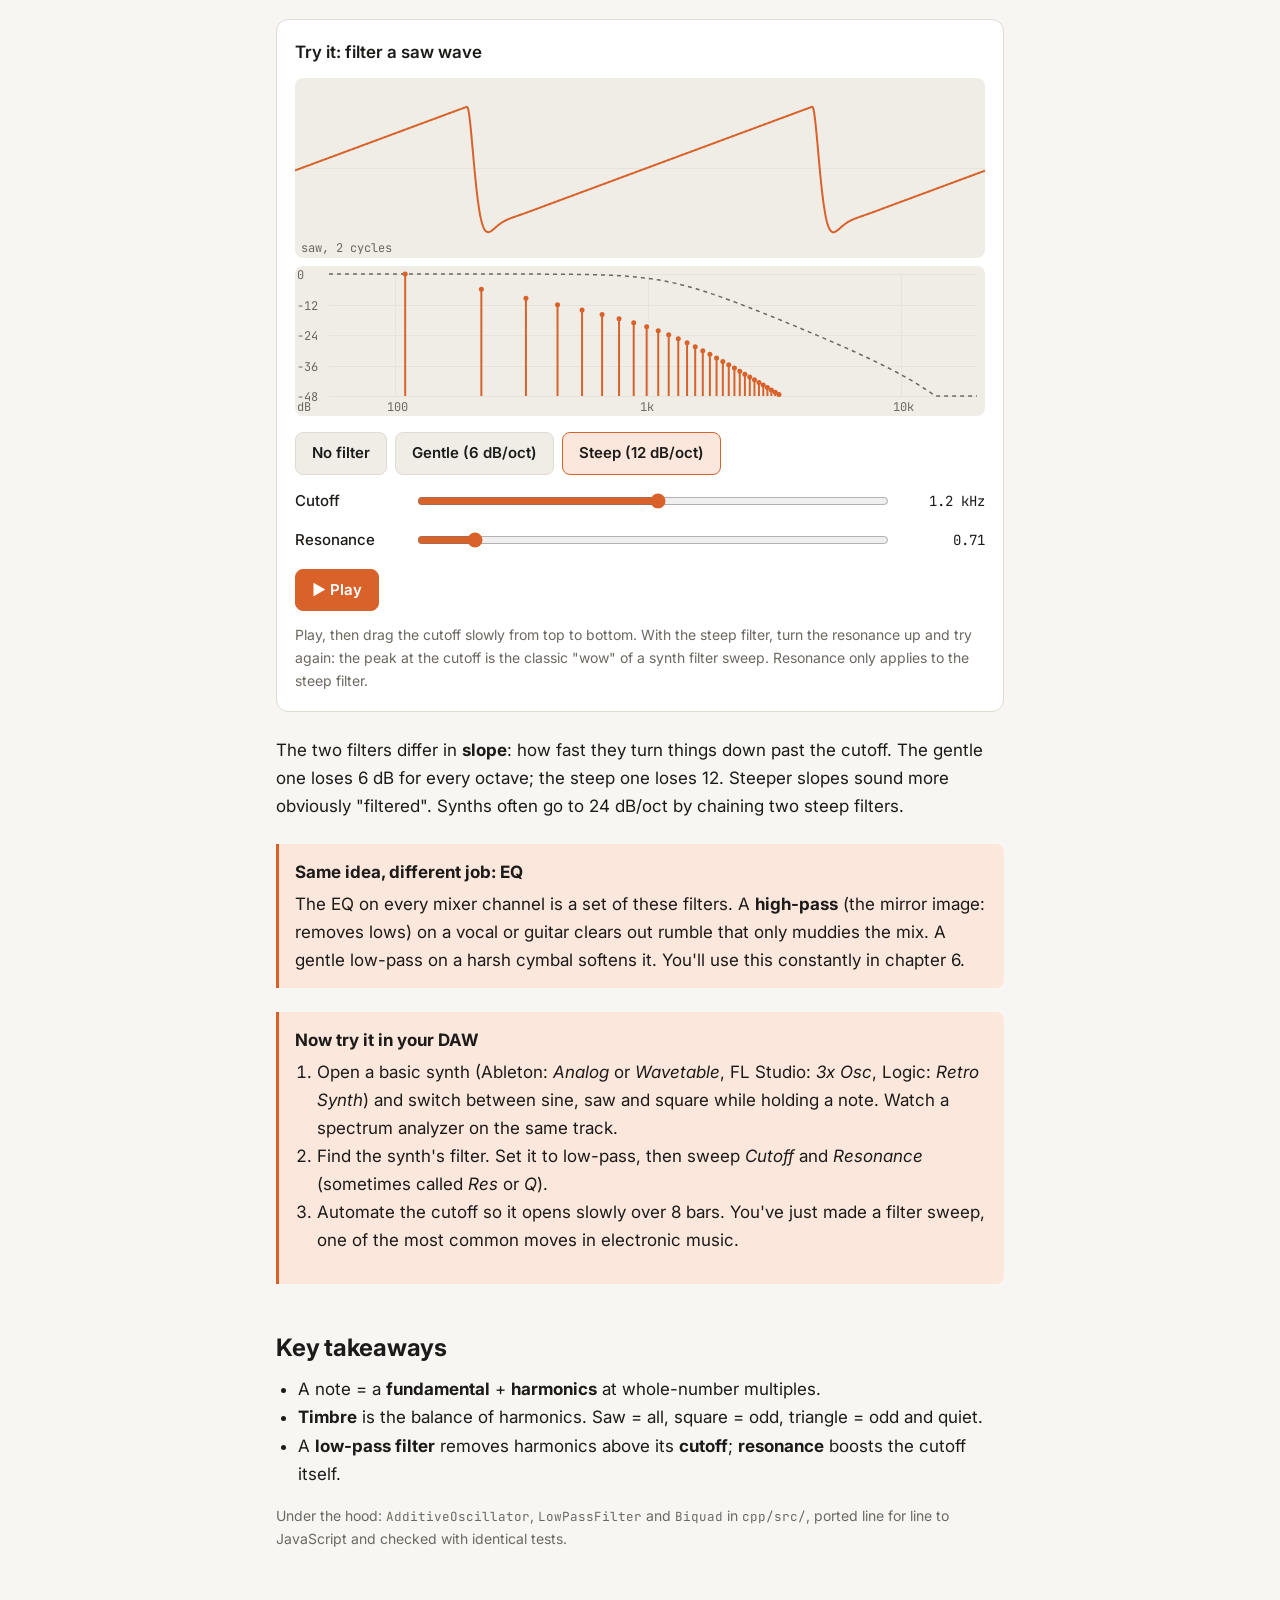
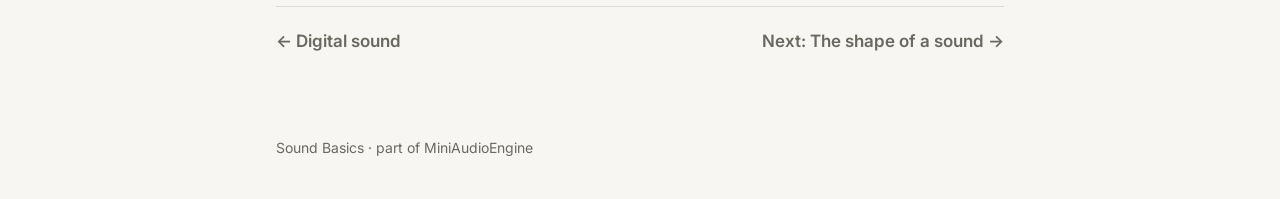
<file: site/chapters/03-timbre.html>
<!DOCTYPE html>
<html lang="en" data-lang="en">
<head>
  <meta charset="UTF-8" />
  <meta name="viewport" content="width=device-width, initial-scale=1.0" />
  <title>Timbre &amp; Harmonics · Sound Basics</title>
  <meta name="description" content="Chapter 3: why a saw and a sine at the same pitch sound different, and what a filter removes." />
  <link rel="preconnect" href="https://fonts.googleapis.com" />
  <link rel="preconnect" href="https://fonts.gstatic.com" crossorigin />
  <link href="https://fonts.googleapis.com/css2?family=Inter:wght@400;500;600;700&family=JetBrains+Mono:wght@400;600&display=swap" rel="stylesheet" />
  <link rel="stylesheet" href="../css/main.css" />
  <script src="../js/lang.js"></script>
</head>
<body>
  <header class="topbar">
    <a class="brand" href="../index.html">Sound<span class="dot">·</span>Basics</a>
    <button class="lang-toggle" type="button">中文</button>
  </header>

  <main>
    <p class="eyebrow"><span lang="en">Chapter 3</span><span lang="zh-Hant">第 3 章</span></p>
    <h1><span lang="en">Timbre &amp; harmonics</span><span lang="zh-Hant">音色與泛音</span></h1>
    <p class="lede">
      <span lang="en">A piano and a guitar can play the same note and still sound nothing alike. The difference is hiding above the note, in its harmonics.</span>
      <span lang="zh-Hant">鋼琴和吉他可以彈同一個音，聽起來卻完全不同。差別藏在那個音的上方，也就是它的泛音裡。</span>
    </p>

    <h2><span lang="en">Every sound is a stack of sines</span><span lang="zh-Hant">每個聲音都是一疊正弦波</span></h2>
    <p>
      <span lang="en">In chapter 1 you heard a pure sine. Real instruments are never that simple. When you play A2 (110 Hz), the string also vibrates at 220, 330, 440 Hz and so on — whole-number multiples of the note called <strong>harmonics</strong>. The note you name is the lowest one, the <strong>fundamental</strong>. How loud each harmonic is gives the sound its character: its <strong>timbre</strong>.</span>
      <span lang="zh-Hant">第 1 章聽到的是純正弦波，但真實的樂器從來沒有這麼單純。彈 A2（110 Hz）的時候，弦同時也在 220、330、440 Hz……振動，這些整數倍的頻率叫做<strong>泛音</strong>。我們叫得出名字的那個音是最低的一個，叫<strong>基音</strong>。每個泛音有多大聲，決定了聲音的個性，也就是<strong>音色</strong>。</span>
    </p>
    <p>
      <span lang="en">Synths start from a few classic shapes. Each one is just a recipe for how loud the harmonics are. Pick a shape, then add harmonics one at a time and watch the wave take shape.</span>
      <span lang="zh-Hant">合成器從幾種經典波形出發，每一種其實就是一份「各個泛音要多大聲」的食譜。選一個波形，再一個一個加入泛音，看波形如何慢慢成形。</span>
    </p>

    <!-- Demo 1 -->
    <section class="demo" aria-labelledby="demo1-title">
      <div class="demo-title" id="demo1-title"><span lang="en">Try it: build a wave from harmonics</span><span lang="zh-Hant">動手試：用泛音疊出波形</span></div>
      <canvas id="wave1" aria-label="Two cycles of the waveform"></canvas>
      <canvas id="spec1" class="spectrum" aria-label="Level of each harmonic"></canvas>
      <div class="btn-row" role="group" aria-label="Wave shape" id="shapes1">
        <button class="btn" type="button" data-shape="sine"><span lang="en">Sine</span><span lang="zh-Hant">正弦波</span></button>
        <button class="btn" type="button" data-shape="saw"><span lang="en">Saw</span><span lang="zh-Hant">鋸齒波</span></button>
        <button class="btn" type="button" data-shape="square"><span lang="en">Square</span><span lang="zh-Hant">方波</span></button>
        <button class="btn" type="button" data-shape="triangle"><span lang="en">Triangle</span><span lang="zh-Hant">三角波</span></button>
      </div>
      <div class="controls">
        <div class="control">
          <label for="harm1"><span lang="en">Harmonics</span><span lang="zh-Hant">泛音數量</span></label>
          <input type="range" id="harm1" min="1" max="40" step="1" />
          <output id="harm1-out" for="harm1"></output>
        </div>
      </div>
      <div class="btn-row">
        <button class="btn primary" id="play1" type="button" aria-pressed="false"><span lang="en">▶ Play</span><span lang="zh-Hant">▶ 播放</span></button>
      </div>
      <p class="notice audio-unavailable" hidden style="margin:12px 0 0">
        <span lang="en">Audio needs the page to be served over http:// (see the README). The drawings still work.</span>
        <span lang="zh-Hant">聲音需要透過 http:// 開啟網頁（見 README）。圖仍然可以正常操作。</span>
      </p>
    </section>

    <ul>
      <li><span lang="en"><strong>Saw</strong> — every harmonic, each a bit quieter than the last. Bright and buzzy: the starting point for strings, brass and most synth leads.</span><span lang="zh-Hant"><strong>鋸齒波</strong>：所有泛音都有，一個比一個小聲一點。明亮、有嗡嗡聲，是弦樂、銅管和大部分合成器主旋律的起點。</span></li>
      <li><span lang="en"><strong>Square</strong> — only the odd harmonics (1, 3, 5…). Hollow and woody, a bit like a clarinet.</span><span lang="zh-Hant"><strong>方波</strong>：只有奇數泛音（1、3、5……）。聽起來空空的、有木頭感，有點像單簧管。</span></li>
      <li><span lang="en"><strong>Triangle</strong> — odd harmonics too, but they fade out fast. Soft, close to a flute or an ocarina.</span><span lang="zh-Hant"><strong>三角波</strong>：也只有奇數泛音，但衰減得很快。柔和，接近長笛或陶笛。</span></li>
    </ul>
    <p class="notice">
      <span lang="en">Notice the little ripples next to the sharp corners of the square and saw? Adding more harmonics squeezes them closer to the edge but never removes them. That's called the Gibbs phenomenon. We also stop adding harmonics at the Nyquist limit from chapter 2, so this synth can't alias.</span>
      <span lang="zh-Hant">注意到方波和鋸齒波尖角旁邊的小波紋了嗎？泛音加得越多，波紋越擠向邊緣，但永遠不會消失，這叫做 Gibbs 現象。另外，泛音只疊到第 2 章講的 Nyquist 上限為止，所以這個合成器不會產生 aliasing。</span>
    </p>

    <h2><span lang="en">Filters remove harmonics</span><span lang="zh-Hant">濾波器拿掉泛音</span></h2>
    <p>
      <span lang="en">If timbre is a recipe of harmonics, the quickest way to change it is to take some away. That's what a <strong>filter</strong> does. A <strong>low-pass filter</strong> lets everything below its <strong>cutoff</strong> through and turns down what's above, so the sound gets darker and rounder. Start with a bright saw and carve it down — this is called <strong>subtractive synthesis</strong>, and it's how most synths work.</span>
      <span lang="zh-Hant">如果音色是一份泛音食譜，最快改變它的方法就是拿掉一些泛音，這就是<strong>濾波器</strong>的工作。<strong>低通濾波器</strong>讓<strong>截止頻率（cutoff）</strong>以下的聲音通過，把以上的部分調小，聲音就會變暗、變圓潤。從明亮的鋸齒波開始往下削，這叫做<strong>減法合成</strong>，大部分合成器都是這樣運作的。</span>
    </p>

    <!-- Demo 2 -->
    <section class="demo" aria-labelledby="demo2-title">
      <div class="demo-title" id="demo2-title"><span lang="en">Try it: filter a saw wave</span><span lang="zh-Hant">動手試：替鋸齒波濾波</span></div>
      <canvas id="wave2" aria-label="Two cycles of the filtered waveform"></canvas>
      <canvas id="spec2" class="spectrum" aria-label="Harmonics after the filter, with the filter's response curve"></canvas>
      <div class="btn-row" role="group" aria-label="Filter type" id="filters2">
        <button class="btn" type="button" data-filter="none"><span lang="en">No filter</span><span lang="zh-Hant">不濾波</span></button>
        <button class="btn" type="button" data-filter="onepole"><span lang="en">Gentle (6 dB/oct)</span><span lang="zh-Hant">平緩（6 dB/oct）</span></button>
        <button class="btn" type="button" data-filter="biquad"><span lang="en">Steep (12 dB/oct)</span><span lang="zh-Hant">陡峭（12 dB/oct）</span></button>
      </div>
      <div class="controls">
        <div class="control">
          <label for="cutoff2"><span lang="en">Cutoff</span><span lang="zh-Hant">截止頻率</span></label>
          <input type="range" id="cutoff2" min="0" max="1000" step="1" />
          <output id="cutoff2-out" for="cutoff2"></output>
        </div>
        <div class="control">
          <label for="q2"><span lang="en">Resonance</span><span lang="zh-Hant">共振</span></label>
          <input type="range" id="q2" min="0" max="1000" step="1" />
          <output id="q2-out" for="q2"></output>
        </div>
      </div>
      <div class="btn-row">
        <button class="btn primary" id="play2" type="button" aria-pressed="false"><span lang="en">▶ Play</span><span lang="zh-Hant">▶ 播放</span></button>
      </div>
      <p class="notice" style="margin:12px 0 0">
        <span lang="en">Play, then drag the cutoff slowly from top to bottom. With the steep filter, turn the resonance up and try again: the peak at the cutoff is the classic "wow" of a synth filter sweep. Resonance only applies to the steep filter.</span>
        <span lang="zh-Hant">按下播放，再把截止頻率從上往下慢慢拉。換成陡峭的濾波器，把共振調高再試一次：截止頻率附近凸起的那一塊，就是合成器濾波掃頻那種經典的「哇」聲。共振只對陡峭的濾波器有作用。</span>
      </p>
    </section>

    <p>
      <span lang="en">The two filters differ in <strong>slope</strong>: how fast they turn things down past the cutoff. The gentle one loses 6 dB for every octave; the steep one loses 12. Steeper slopes sound more obviously "filtered". Synths often go to 24 dB/oct by chaining two steep filters.</span>
      <span lang="zh-Hant">兩種濾波器的差別在於<strong>斜率</strong>：超過截止頻率後衰減得多快。平緩的每高一個八度少 6 dB，陡峭的少 12 dB。斜率越陡，「被濾過」的感覺越明顯。合成器常把兩個陡峭濾波器串起來，做到 24 dB/oct。</span>
    </p>

    <div class="callout">
      <div class="callout-title"><span lang="en">Same idea, different job: EQ</span><span lang="zh-Hant">同樣的原理，不同的用途：EQ</span></div>
      <p>
        <span lang="en">The EQ on every mixer channel is a set of these filters. A <strong>high-pass</strong> (the mirror image: removes lows) on a vocal or guitar clears out rumble that only muddies the mix. A gentle low-pass on a harsh cymbal softens it. You'll use this constantly in chapter 6.</span>
        <span lang="zh-Hant">每個混音軌道上的 EQ，就是一組這樣的濾波器。在人聲或吉他上加一個<strong>高通濾波器</strong>（低通的相反：拿掉低頻），可以清掉只會讓混音變糊的低頻隆隆聲。在刺耳的鈸上加一點平緩的低通，可以讓它柔和一點。第 6 章會常常用到。</span>
      </p>
    </div>

    <div class="callout">
      <div class="callout-title"><span lang="en">Now try it in your DAW</span><span lang="zh-Hant">換你在 DAW 裡試試</span></div>
      <ol>
        <li>
          <span lang="en">Open a basic synth (Ableton: <em>Analog</em> or <em>Wavetable</em>, FL Studio: <em>3x Osc</em>, Logic: <em>Retro Synth</em>) and switch between sine, saw and square while holding a note. Watch a spectrum analyzer on the same track.</span>
          <span lang="zh-Hant">開一個基本合成器（Ableton：<em>Analog</em> 或 <em>Wavetable</em>，FL Studio：<em>3x Osc</em>，Logic：<em>Retro Synth</em>），按住一個音，在正弦波、鋸齒波、方波之間切換，同時看同一軌上的頻譜分析器。</span>
        </li>
        <li>
          <span lang="en">Find the synth's filter. Set it to low-pass, then sweep <em>Cutoff</em> and <em>Resonance</em> (sometimes called <em>Res</em> or <em>Q</em>).</span>
          <span lang="zh-Hant">找到合成器的濾波器，設成低通（low-pass），然後轉動 <em>Cutoff</em> 和 <em>Resonance</em>（有時叫 <em>Res</em> 或 <em>Q</em>）。</span>
        </li>
        <li>
          <span lang="en">Automate the cutoff so it opens slowly over 8 bars. You've just made a filter sweep, one of the most common moves in electronic music.</span>
          <span lang="zh-Hant">替 cutoff 畫自動化，讓它在 8 個小節內慢慢打開。你剛做出了濾波掃頻，這是電子音樂裡最常見的手法之一。</span>
        </li>
      </ol>
    </div>

    <h2><span lang="en">Key takeaways</span><span lang="zh-Hant">重點整理</span></h2>
    <ul>
      <li><span lang="en">A note = a <strong>fundamental</strong> + <strong>harmonics</strong> at whole-number multiples.</span><span lang="zh-Hant">一個音＝<strong>基音</strong>＋整數倍頻率的<strong>泛音</strong>。</span></li>
      <li><span lang="en"><strong>Timbre</strong> is the balance of harmonics. Saw = all, square = odd, triangle = odd and quiet.</span><span lang="zh-Hant"><strong>音色</strong>就是各個泛音的比例。鋸齒波＝全部都有，方波＝只有奇數，三角波＝奇數而且很小聲。</span></li>
      <li><span lang="en">A <strong>low-pass filter</strong> removes harmonics above its <strong>cutoff</strong>; <strong>resonance</strong> boosts the cutoff itself.</span><span lang="zh-Hant"><strong>低通濾波器</strong>拿掉<strong>截止頻率</strong>以上的泛音；<strong>共振</strong>會把截止頻率附近推高。</span></li>
    </ul>

    <p class="notice">
      <span lang="en">Under the hood: <code>AdditiveOscillator</code>, <code>LowPassFilter</code> and <code>Biquad</code> in <code>cpp/src/</code>, ported line for line to JavaScript and checked with identical tests.</span>
      <span lang="zh-Hant">技術細節：<code>cpp/src/</code> 裡的 <code>AdditiveOscillator</code>、<code>LowPassFilter</code> 和 <code>Biquad</code>，逐行移植成 JavaScript，並用相同的測試驗證。</span>
    </p>

    <nav class="pager" aria-label="Chapter navigation">
      <a href="02-digital-sound.html"><span lang="en">← Digital sound</span><span lang="zh-Hant">← 數位聲音</span></a>
      <a href="04-envelopes.html"><span lang="en">Next: The shape of a sound →</span><span lang="zh-Hant">下一章：聲音的形狀 →</span></a>
    </nav>
  </main>

  <footer class="site-footer">
    <span lang="en">Sound Basics · part of MiniAudioEngine</span><span lang="zh-Hant">Sound Basics · MiniAudioEngine 的一部分</span>
  </footer>

  <script src="../js/audio/engine.js"></script>
  <script type="module" src="../js/ch3.js"></script>
</body>
</html>
</file>
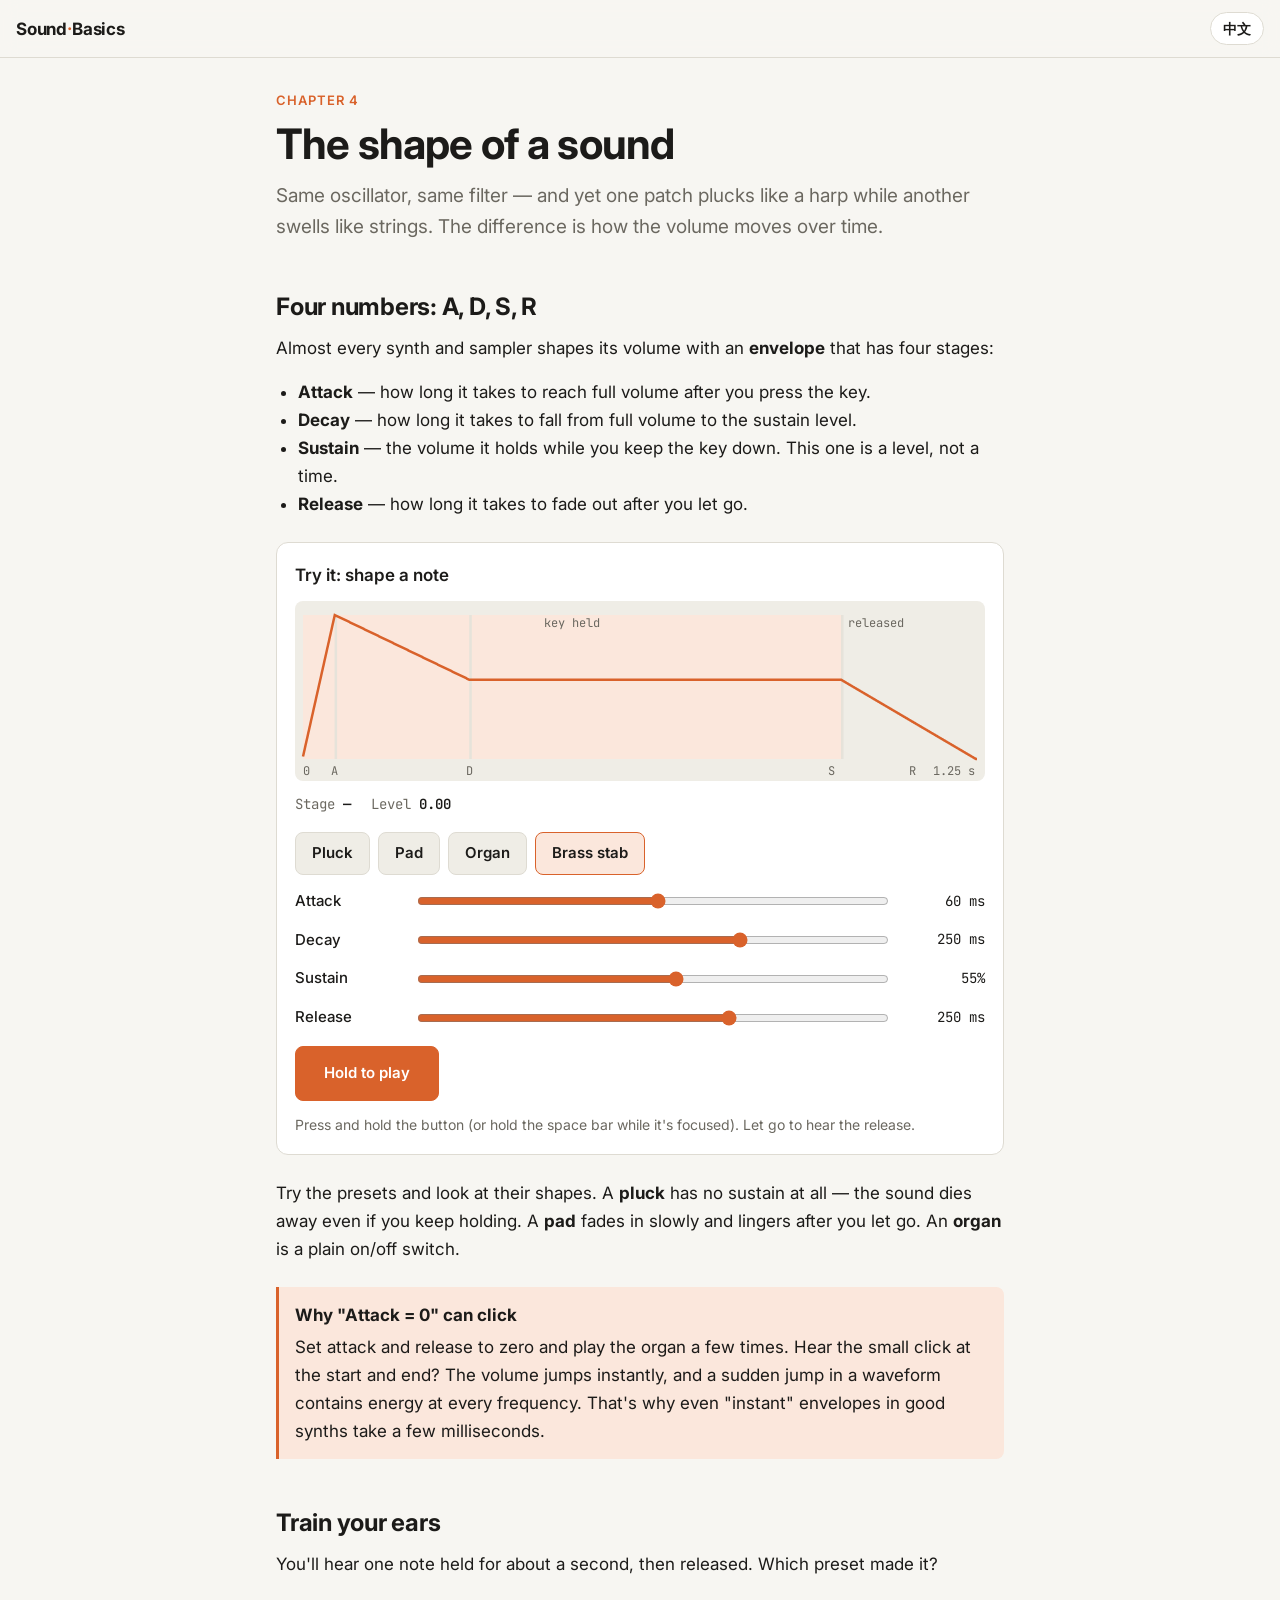
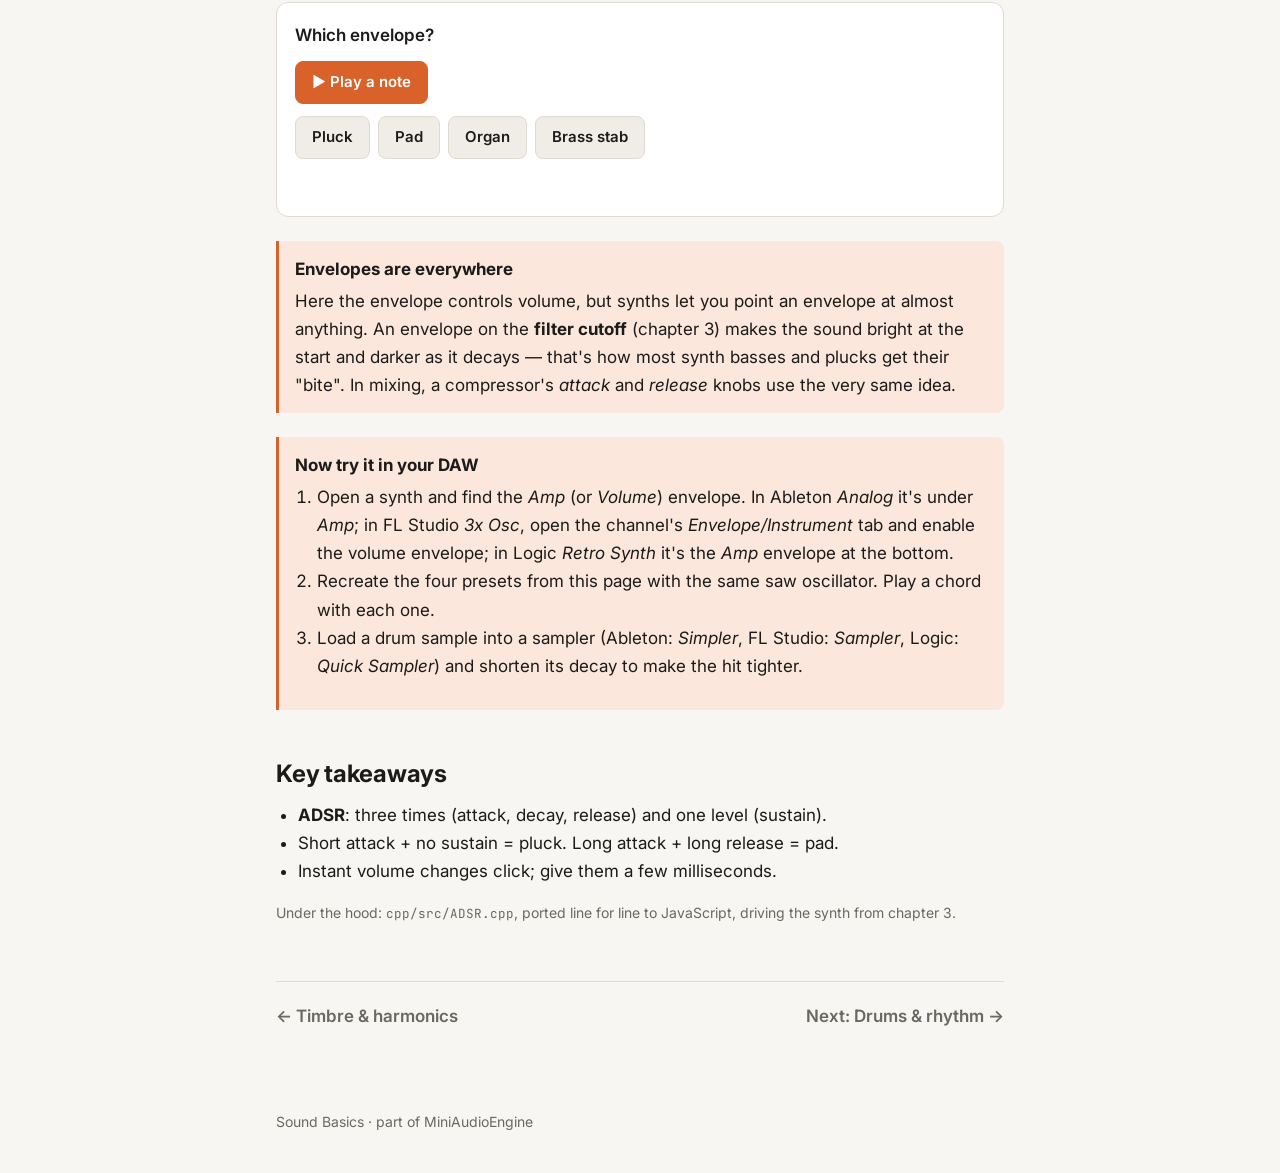
<file: site/chapters/04-envelopes.html>
<!DOCTYPE html>
<html lang="en" data-lang="en">
<head>
  <meta charset="UTF-8" />
  <meta name="viewport" content="width=device-width, initial-scale=1.0" />
  <title>The Shape of a Sound · Sound Basics</title>
  <meta name="description" content="Chapter 4: ADSR envelopes — how plucks, pads and everything between get their shape." />
  <link rel="preconnect" href="https://fonts.googleapis.com" />
  <link rel="preconnect" href="https://fonts.gstatic.com" crossorigin />
  <link href="https://fonts.googleapis.com/css2?family=Inter:wght@400;500;600;700&family=JetBrains+Mono:wght@400;600&display=swap" rel="stylesheet" />
  <link rel="stylesheet" href="../css/main.css" />
  <script src="../js/lang.js"></script>
</head>
<body>
  <header class="topbar">
    <a class="brand" href="../index.html">Sound<span class="dot">·</span>Basics</a>
    <button class="lang-toggle" type="button">中文</button>
  </header>

  <main>
    <p class="eyebrow"><span lang="en">Chapter 4</span><span lang="zh-Hant">第 4 章</span></p>
    <h1><span lang="en">The shape of a sound</span><span lang="zh-Hant">聲音的形狀</span></h1>
    <p class="lede">
      <span lang="en">Same oscillator, same filter — and yet one patch plucks like a harp while another swells like strings. The difference is how the volume moves over time.</span>
      <span lang="zh-Hant">同一個振盪器、同一個濾波器，一個音色像豎琴一樣撥出來，另一個卻像弦樂一樣慢慢湧上來。差別在於音量隨時間怎麼變化。</span>
    </p>

    <h2><span lang="en">Four numbers: A, D, S, R</span><span lang="zh-Hant">四個數字：A、D、S、R</span></h2>
    <p>
      <span lang="en">Almost every synth and sampler shapes its volume with an <strong>envelope</strong> that has four stages:</span>
      <span lang="zh-Hant">幾乎所有合成器和取樣器，都用一個有四個階段的<strong>包絡（envelope）</strong>來塑造音量：</span>
    </p>
    <ul>
      <li><span lang="en"><strong>Attack</strong> — how long it takes to reach full volume after you press the key.</span><span lang="zh-Hant"><strong>Attack（起音）</strong>：按下琴鍵後，到達最大音量要多久。</span></li>
      <li><span lang="en"><strong>Decay</strong> — how long it takes to fall from full volume to the sustain level.</span><span lang="zh-Hant"><strong>Decay（衰減）</strong>：從最大音量降到持續音量要多久。</span></li>
      <li><span lang="en"><strong>Sustain</strong> — the volume it holds while you keep the key down. This one is a level, not a time.</span><span lang="zh-Hant"><strong>Sustain（持續）</strong>：按住琴鍵時保持的音量。注意這個是音量，不是時間。</span></li>
      <li><span lang="en"><strong>Release</strong> — how long it takes to fade out after you let go.</span><span lang="zh-Hant"><strong>Release（釋放）</strong>：放開琴鍵後，淡出到無聲要多久。</span></li>
    </ul>

    <!-- Demo 1 -->
    <section class="demo" aria-labelledby="demo1-title">
      <div class="demo-title" id="demo1-title"><span lang="en">Try it: shape a note</span><span lang="zh-Hant">動手試：塑造一個音</span></div>
      <canvas id="env" aria-label="The envelope shape: attack, decay, sustain while held, and release"></canvas>
      <div class="readout" aria-live="off">
        <span><span lang="en">Stage</span><span lang="zh-Hant">階段</span> <b id="r-stage">—</b></span>
        <span><span lang="en">Level</span><span lang="zh-Hant">音量</span> <b id="r-level">0.00</b></span>
      </div>
      <div class="btn-row" role="group" aria-label="Presets" id="presets">
        <button class="btn" type="button" data-preset="pluck"><span lang="en">Pluck</span><span lang="zh-Hant">撥弦</span></button>
        <button class="btn" type="button" data-preset="pad"><span lang="en">Pad</span><span lang="zh-Hant">長音墊</span></button>
        <button class="btn" type="button" data-preset="organ"><span lang="en">Organ</span><span lang="zh-Hant">風琴</span></button>
        <button class="btn" type="button" data-preset="brass"><span lang="en">Brass stab</span><span lang="zh-Hant">銅管短音</span></button>
      </div>
      <div class="controls">
        <div class="control">
          <label for="atk">Attack</label>
          <input type="range" id="atk" min="0" max="1000" step="1" />
          <output id="atk-out" for="atk"></output>
        </div>
        <div class="control">
          <label for="dec">Decay</label>
          <input type="range" id="dec" min="0" max="1000" step="1" />
          <output id="dec-out" for="dec"></output>
        </div>
        <div class="control">
          <label for="sus">Sustain</label>
          <input type="range" id="sus" min="0" max="100" step="1" />
          <output id="sus-out" for="sus"></output>
        </div>
        <div class="control">
          <label for="rel">Release</label>
          <input type="range" id="rel" min="0" max="1000" step="1" />
          <output id="rel-out" for="rel"></output>
        </div>
      </div>
      <div class="btn-row">
        <button class="btn primary hold-btn" id="hold" type="button"><span lang="en">Hold to play</span><span lang="zh-Hant">按住播放</span></button>
      </div>
      <p class="notice" style="margin:12px 0 0">
        <span lang="en">Press and hold the button (or hold the space bar while it's focused). Let go to hear the release.</span>
        <span lang="zh-Hant">按住按鈕不放（或在按鈕被選取時按住空白鍵），放開就會聽到 release。</span>
      </p>
      <p class="notice audio-unavailable" hidden style="margin:4px 0 0">
        <span lang="en">Audio needs the page to be served over http:// (see the README).</span>
        <span lang="zh-Hant">聲音需要透過 http:// 開啟網頁（見 README）。</span>
      </p>
    </section>

    <p>
      <span lang="en">Try the presets and look at their shapes. A <strong>pluck</strong> has no sustain at all — the sound dies away even if you keep holding. A <strong>pad</strong> fades in slowly and lingers after you let go. An <strong>organ</strong> is a plain on/off switch.</span>
      <span lang="zh-Hant">試試看預設，比較它們的形狀。<strong>撥弦</strong>完全沒有 sustain，就算一直按著，聲音也會自己消失。<strong>長音墊</strong>慢慢淡入，放開後還會留一陣子。<strong>風琴</strong>就是單純的開和關。</span>
    </p>

    <div class="callout">
      <div class="callout-title"><span lang="en">Why "Attack = 0" can click</span><span lang="zh-Hant">為什麼「Attack = 0」會有爆音</span></div>
      <p>
        <span lang="en">Set attack and release to zero and play the organ a few times. Hear the small click at the start and end? The volume jumps instantly, and a sudden jump in a waveform contains energy at every frequency. That's why even "instant" envelopes in good synths take a few milliseconds.</span>
        <span lang="zh-Hant">把 attack 和 release 都調到 0，用風琴音色彈幾次。有沒有聽到開頭和結尾的小小「喀」聲？音量瞬間跳變，而波形上突然的跳變包含了所有頻率的能量。所以好的合成器裡，就算是「瞬間」的包絡，也會花上幾毫秒。</span>
      </p>
    </div>

    <h2><span lang="en">Train your ears</span><span lang="zh-Hant">練練耳朵</span></h2>
    <p>
      <span lang="en">You'll hear one note held for about a second, then released. Which preset made it?</span>
      <span lang="zh-Hant">你會聽到一個音按住大約一秒後放開。它是哪一個預設？</span>
    </p>

    <!-- Demo 2 -->
    <section class="demo" aria-labelledby="demo2-title">
      <div class="demo-title" id="demo2-title"><span lang="en">Which envelope?</span><span lang="zh-Hant">哪一個包絡？</span></div>
      <div class="btn-row" style="margin-top:0">
        <button class="btn primary" id="quiz-play" type="button"><span lang="en">▶ Play a note</span><span lang="zh-Hant">▶ 播放一個音</span></button>
      </div>
      <div class="quiz-options" id="quiz-options">
        <button class="btn" type="button" data-answer="pluck"><span lang="en">Pluck</span><span lang="zh-Hant">撥弦</span></button>
        <button class="btn" type="button" data-answer="pad"><span lang="en">Pad</span><span lang="zh-Hant">長音墊</span></button>
        <button class="btn" type="button" data-answer="organ"><span lang="en">Organ</span><span lang="zh-Hant">風琴</span></button>
        <button class="btn" type="button" data-answer="brass"><span lang="en">Brass stab</span><span lang="zh-Hant">銅管短音</span></button>
      </div>
      <div class="quiz-feedback" id="quiz-feedback" aria-live="polite"></div>
    </section>

    <div class="callout">
      <div class="callout-title"><span lang="en">Envelopes are everywhere</span><span lang="zh-Hant">包絡無所不在</span></div>
      <p>
        <span lang="en">Here the envelope controls volume, but synths let you point an envelope at almost anything. An envelope on the <strong>filter cutoff</strong> (chapter 3) makes the sound bright at the start and darker as it decays — that's how most synth basses and plucks get their "bite". In mixing, a compressor's <em>attack</em> and <em>release</em> knobs use the very same idea.</span>
        <span lang="zh-Hant">這裡的包絡控制的是音量，但合成器幾乎可以把包絡接到任何參數上。把包絡接到<strong>濾波器截止頻率</strong>（第 3 章），聲音會在一開始很亮、隨著衰減變暗，大部分合成器貝斯和撥弦音的「咬勁」就是這樣來的。混音時，壓縮器的 <em>attack</em> 和 <em>release</em> 旋鈕也是同樣的概念。</span>
      </p>
    </div>

    <div class="callout">
      <div class="callout-title"><span lang="en">Now try it in your DAW</span><span lang="zh-Hant">換你在 DAW 裡試試</span></div>
      <ol>
        <li>
          <span lang="en">Open a synth and find the <em>Amp</em> (or <em>Volume</em>) envelope. In Ableton <em>Analog</em> it's under <em>Amp</em>; in FL Studio <em>3x Osc</em>, open the channel's <em>Envelope/Instrument</em> tab and enable the volume envelope; in Logic <em>Retro Synth</em> it's the <em>Amp</em> envelope at the bottom.</span>
          <span lang="zh-Hant">開一個合成器，找到 <em>Amp</em>（或 <em>Volume</em>）包絡。Ableton <em>Analog</em> 在 <em>Amp</em> 區；FL Studio <em>3x Osc</em> 要打開通道的 <em>Envelope/Instrument</em> 分頁，啟用音量包絡；Logic <em>Retro Synth</em> 在底部的 <em>Amp</em> 包絡。</span>
        </li>
        <li>
          <span lang="en">Recreate the four presets from this page with the same saw oscillator. Play a chord with each one.</span>
          <span lang="zh-Hant">用同一個鋸齒波振盪器，做出這一頁的四個預設，每一個都彈一個和弦聽聽看。</span>
        </li>
        <li>
          <span lang="en">Load a drum sample into a sampler (Ableton: <em>Simpler</em>, FL Studio: <em>Sampler</em>, Logic: <em>Quick Sampler</em>) and shorten its decay to make the hit tighter.</span>
          <span lang="zh-Hant">把一個鼓取樣載入取樣器（Ableton：<em>Simpler</em>，FL Studio：<em>Sampler</em>，Logic：<em>Quick Sampler</em>），把 decay 縮短，讓打擊聲更緊實。</span>
        </li>
      </ol>
    </div>

    <h2><span lang="en">Key takeaways</span><span lang="zh-Hant">重點整理</span></h2>
    <ul>
      <li><span lang="en"><strong>ADSR</strong>: three times (attack, decay, release) and one level (sustain).</span><span lang="zh-Hant"><strong>ADSR</strong>：三個時間（attack、decay、release）和一個音量（sustain）。</span></li>
      <li><span lang="en">Short attack + no sustain = pluck. Long attack + long release = pad.</span><span lang="zh-Hant">短 attack＋沒有 sustain＝撥弦。長 attack＋長 release＝長音墊。</span></li>
      <li><span lang="en">Instant volume changes click; give them a few milliseconds.</span><span lang="zh-Hant">音量瞬間變化會有爆音，給它幾毫秒的時間。</span></li>
    </ul>

    <p class="notice">
      <span lang="en">Under the hood: <code>cpp/src/ADSR.cpp</code>, ported line for line to JavaScript, driving the synth from chapter 3.</span>
      <span lang="zh-Hant">技術細節：<code>cpp/src/ADSR.cpp</code>，逐行移植成 JavaScript，驅動第 3 章的合成器。</span>
    </p>

    <nav class="pager" aria-label="Chapter navigation">
      <a href="03-timbre.html"><span lang="en">← Timbre &amp; harmonics</span><span lang="zh-Hant">← 音色與泛音</span></a>
      <a href="05-drums.html"><span lang="en">Next: Drums &amp; rhythm →</span><span lang="zh-Hant">下一章：鼓與節奏 →</span></a>
    </nav>
  </main>

  <footer class="site-footer">
    <span lang="en">Sound Basics · part of MiniAudioEngine</span><span lang="zh-Hant">Sound Basics · MiniAudioEngine 的一部分</span>
  </footer>

  <script src="../js/audio/engine.js"></script>
  <script type="module" src="../js/ch4.js"></script>
</body>
</html>
</file>
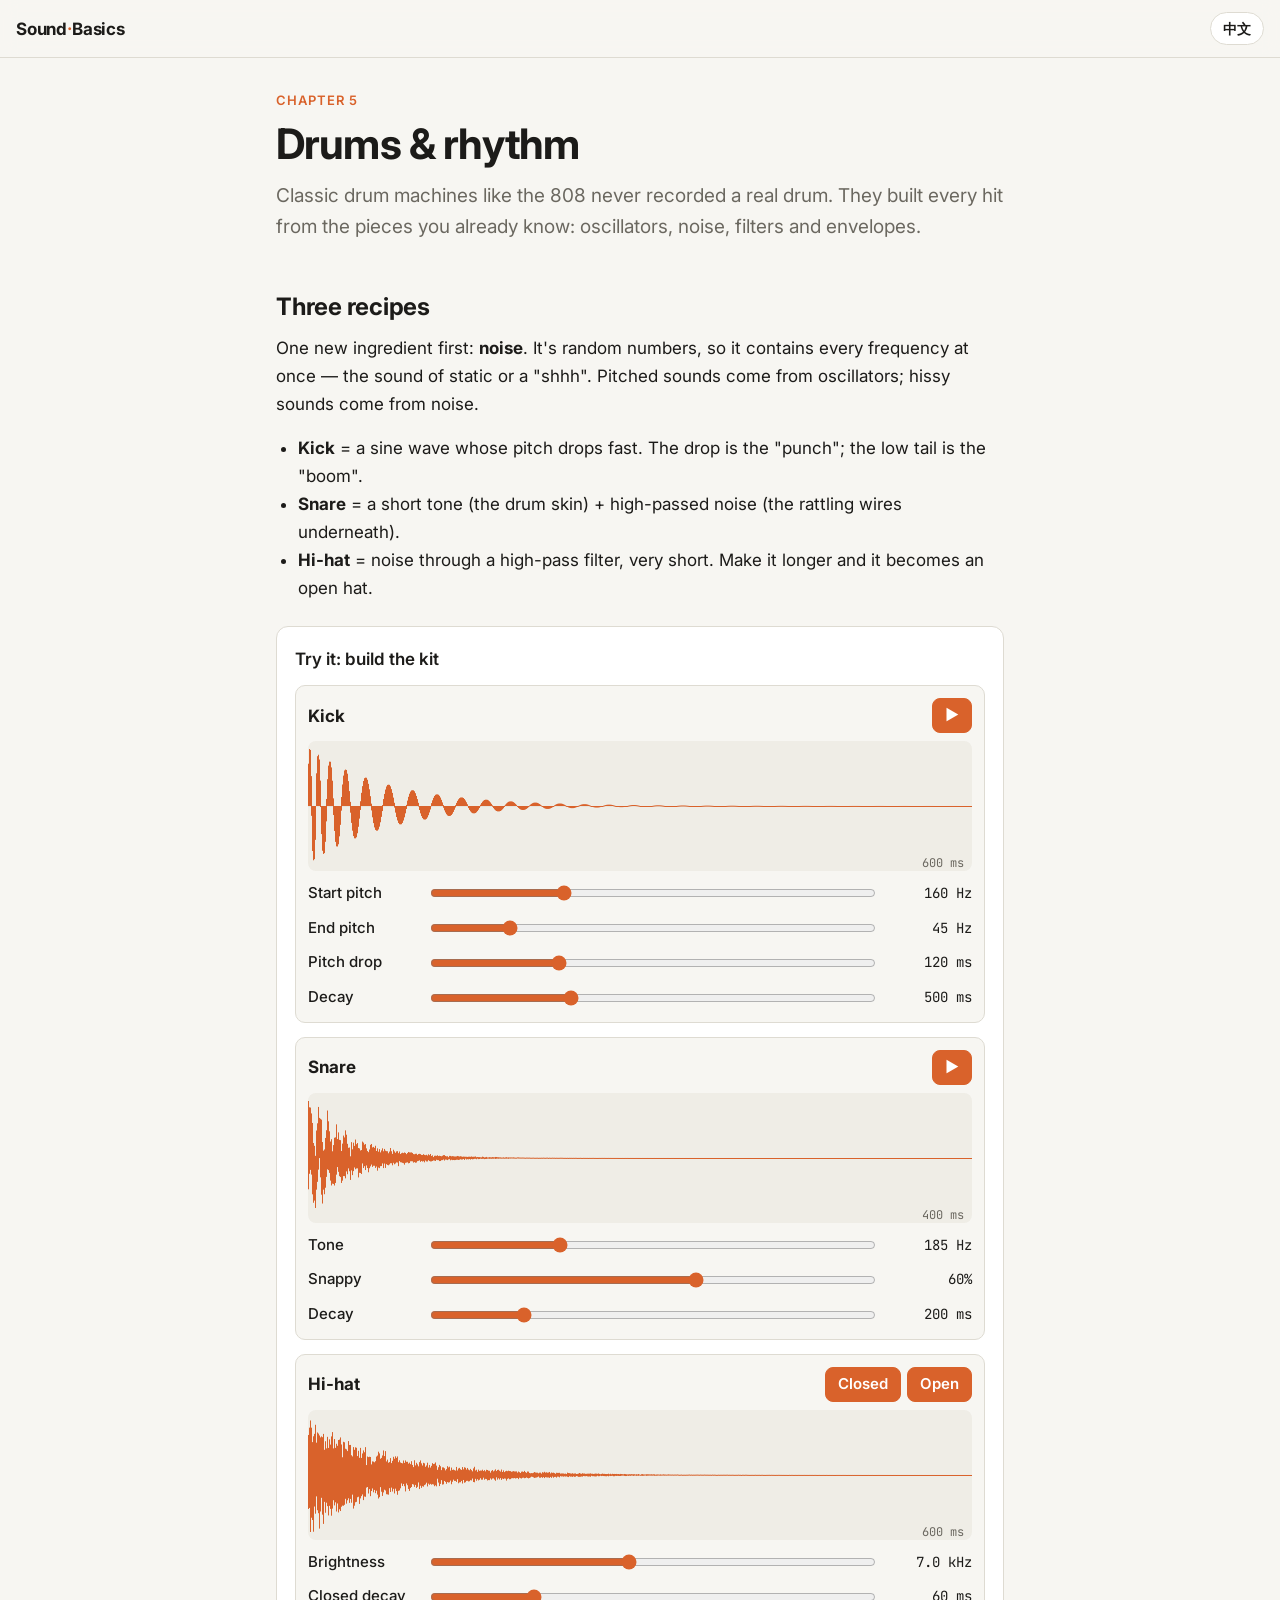
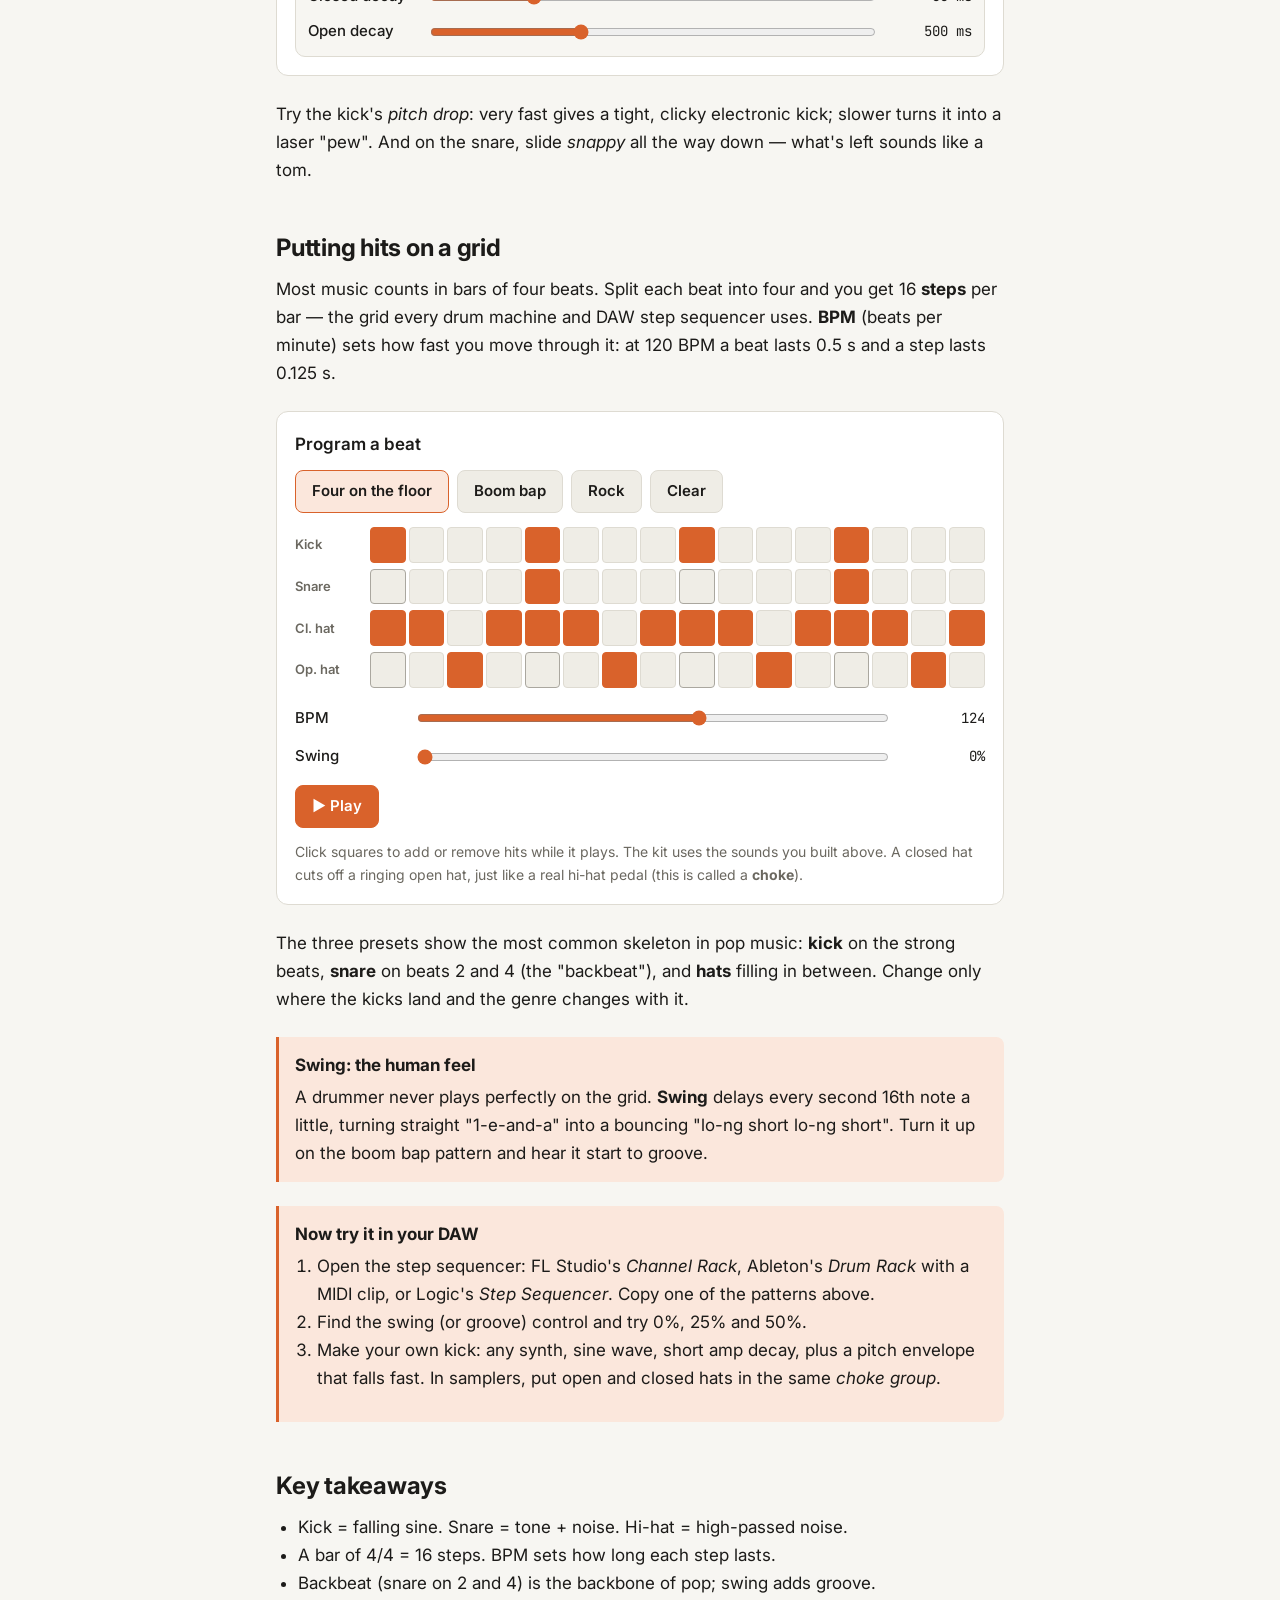
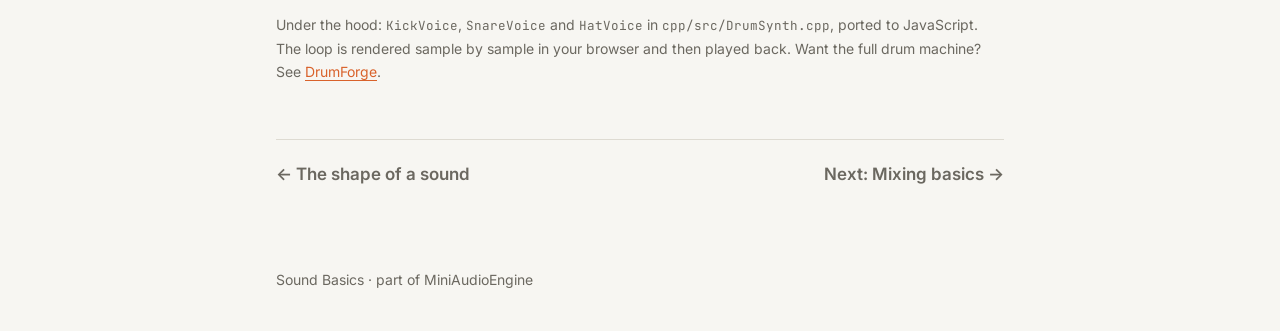
<file: site/chapters/05-drums.html>
<!DOCTYPE html>
<html lang="en" data-lang="en">
<head>
  <meta charset="UTF-8" />
  <meta name="viewport" content="width=device-width, initial-scale=1.0" />
  <title>Drums &amp; Rhythm · Sound Basics</title>
  <meta name="description" content="Chapter 5: build a kick, snare and hi-hat from oscillators, noise, filters and envelopes, then program a beat." />
  <link rel="preconnect" href="https://fonts.googleapis.com" />
  <link rel="preconnect" href="https://fonts.gstatic.com" crossorigin />
  <link href="https://fonts.googleapis.com/css2?family=Inter:wght@400;500;600;700&family=JetBrains+Mono:wght@400;600&display=swap" rel="stylesheet" />
  <link rel="stylesheet" href="../css/main.css" />
  <script src="../js/lang.js"></script>
</head>
<body>
  <header class="topbar">
    <a class="brand" href="../index.html">Sound<span class="dot">·</span>Basics</a>
    <button class="lang-toggle" type="button">中文</button>
  </header>

  <main>
    <p class="eyebrow"><span lang="en">Chapter 5</span><span lang="zh-Hant">第 5 章</span></p>
    <h1><span lang="en">Drums &amp; rhythm</span><span lang="zh-Hant">鼓與節奏</span></h1>
    <p class="lede">
      <span lang="en">Classic drum machines like the 808 never recorded a real drum. They built every hit from the pieces you already know: oscillators, noise, filters and envelopes.</span>
      <span lang="zh-Hant">像 808 這樣的經典鼓機，從來沒有錄過真正的鼓。每一聲打擊都是用你已經學過的零件組出來的：振盪器、噪音、濾波器和包絡。</span>
    </p>

    <h2><span lang="en">Three recipes</span><span lang="zh-Hant">三份食譜</span></h2>
    <p>
      <span lang="en">One new ingredient first: <strong>noise</strong>. It's random numbers, so it contains every frequency at once — the sound of static or a "shhh". Pitched sounds come from oscillators; hissy sounds come from noise.</span>
      <span lang="zh-Hant">先介紹一個新材料：<strong>噪音</strong>。噪音就是一串亂數，同時包含了所有頻率，聽起來像收音機的雜訊或「噓——」的聲音。有音高的聲音來自振盪器，嘶嘶聲則來自噪音。</span>
    </p>
    <ul>
      <li><span lang="en"><strong>Kick</strong> = a sine wave whose pitch drops fast. The drop is the "punch"; the low tail is the "boom".</span><span lang="zh-Hant"><strong>Kick（大鼓）</strong>＝音高快速下降的正弦波。下降的瞬間是「衝擊感」，低沉的尾巴是「轟」的那一聲。</span></li>
      <li><span lang="en"><strong>Snare</strong> = a short tone (the drum skin) + high-passed noise (the rattling wires underneath).</span><span lang="zh-Hant"><strong>Snare（小鼓）</strong>＝短促的音（鼓皮）＋高通過的噪音（鼓底下那排響弦的沙沙聲）。</span></li>
      <li><span lang="en"><strong>Hi-hat</strong> = noise through a high-pass filter, very short. Make it longer and it becomes an open hat.</span><span lang="zh-Hant"><strong>Hi-hat（腳踏鈸）</strong>＝經過高通濾波的噪音，非常短。拉長一點就變成開放的 hi-hat。</span></li>
    </ul>

    <!-- Demo 1 -->
    <section class="demo" aria-labelledby="demo1-title">
      <div class="demo-title" id="demo1-title"><span lang="en">Try it: build the kit</span><span lang="zh-Hant">動手試：組一套鼓</span></div>

      <div class="drum-grid">
        <div class="drum-card">
          <div class="drum-head"><b><span lang="en">Kick</span><span lang="zh-Hant">大鼓</span></b><button class="btn primary" type="button" data-hit="kick">▶</button></div>
          <canvas id="shot-kick" class="short" aria-label="Kick waveform"></canvas>
          <div class="controls">
            <div class="control"><label for="k-start"><span lang="en">Start pitch</span><span lang="zh-Hant">起始音高</span></label><input type="range" id="k-start" min="60" max="400" step="1" data-param="kick.start" /><output for="k-start"></output></div>
            <div class="control"><label for="k-end"><span lang="en">End pitch</span><span lang="zh-Hant">結束音高</span></label><input type="range" id="k-end" min="30" max="120" step="1" data-param="kick.end" /><output for="k-end"></output></div>
            <div class="control"><label for="k-drop"><span lang="en">Pitch drop</span><span lang="zh-Hant">音高下降</span></label><input type="range" id="k-drop" min="10" max="400" step="1" data-param="kick.pitchDecay" /><output for="k-drop"></output></div>
            <div class="control"><label for="k-dec"><span lang="en">Decay</span><span lang="zh-Hant">衰減</span></label><input type="range" id="k-dec" min="50" max="1500" step="1" data-param="kick.decay" /><output for="k-dec"></output></div>
          </div>
        </div>

        <div class="drum-card">
          <div class="drum-head"><b><span lang="en">Snare</span><span lang="zh-Hant">小鼓</span></b><button class="btn primary" type="button" data-hit="snare">▶</button></div>
          <canvas id="shot-snare" class="short" aria-label="Snare waveform"></canvas>
          <div class="controls">
            <div class="control"><label for="s-tone"><span lang="en">Tone</span><span lang="zh-Hant">鼓皮音高</span></label><input type="range" id="s-tone" min="100" max="400" step="1" data-param="snare.tone" /><output for="s-tone"></output></div>
            <div class="control"><label for="s-snap"><span lang="en">Snappy</span><span lang="zh-Hant">響弦量</span></label><input type="range" id="s-snap" min="0" max="100" step="1" data-param="snare.mix" /><output for="s-snap"></output></div>
            <div class="control"><label for="s-dec"><span lang="en">Decay</span><span lang="zh-Hant">衰減</span></label><input type="range" id="s-dec" min="50" max="800" step="1" data-param="snare.decay" /><output for="s-dec"></output></div>
          </div>
        </div>

        <div class="drum-card">
          <div class="drum-head"><b><span lang="en">Hi-hat</span><span lang="zh-Hant">Hi-hat</span></b>
            <span class="btn-pair">
              <button class="btn primary" type="button" data-hit="chat"><span lang="en">Closed</span><span lang="zh-Hant">閉合</span></button>
              <button class="btn primary" type="button" data-hit="ohat"><span lang="en">Open</span><span lang="zh-Hant">開放</span></button>
            </span>
          </div>
          <canvas id="shot-hat" class="short" aria-label="Hi-hat waveform"></canvas>
          <div class="controls">
            <div class="control"><label for="h-bright"><span lang="en">Brightness</span><span lang="zh-Hant">亮度</span></label><input type="range" id="h-bright" min="3000" max="12000" step="10" data-param="hat.cutoff" /><output for="h-bright"></output></div>
            <div class="control"><label for="h-closed"><span lang="en">Closed decay</span><span lang="zh-Hant">閉合衰減</span></label><input type="range" id="h-closed" min="20" max="200" step="1" data-param="hat.closed" /><output for="h-closed"></output></div>
            <div class="control"><label for="h-open"><span lang="en">Open decay</span><span lang="zh-Hant">開放衰減</span></label><input type="range" id="h-open" min="150" max="1200" step="1" data-param="hat.open" /><output for="h-open"></output></div>
          </div>
        </div>
      </div>
      <p class="notice audio-unavailable" hidden style="margin:12px 0 0">
        <span lang="en">Audio couldn't start in this browser. The drawings still work.</span>
        <span lang="zh-Hant">這個瀏覽器無法啟動聲音，圖仍然可以正常操作。</span>
      </p>
    </section>

    <p>
      <span lang="en">Try the kick's <em>pitch drop</em>: very fast gives a tight, clicky electronic kick; slower turns it into a laser "pew". And on the snare, slide <em>snappy</em> all the way down — what's left sounds like a tom.</span>
      <span lang="zh-Hant">試試 kick 的<em>音高下降</em>：非常快會得到緊實、有點「喀」聲的電子大鼓；慢一點就變成雷射槍的「咻」。把 snare 的<em>響弦量</em>拉到最低，剩下的聲音就像通鼓（tom）。</span>
    </p>

    <h2><span lang="en">Putting hits on a grid</span><span lang="zh-Hant">把打擊放到格子上</span></h2>
    <p>
      <span lang="en">Most music counts in bars of four beats. Split each beat into four and you get 16 <strong>steps</strong> per bar — the grid every drum machine and DAW step sequencer uses. <strong>BPM</strong> (beats per minute) sets how fast you move through it: at 120 BPM a beat lasts 0.5 s and a step lasts 0.125 s.</span>
      <span lang="zh-Hant">大部分音樂以「一小節四拍」來數。把每一拍再切成四份，一小節就有 16 個<strong>步（step）</strong>，所有鼓機和 DAW 的步進音序器都用這個格子。<strong>BPM</strong>（每分鐘幾拍）決定走過格子的速度：120 BPM 時，一拍 0.5 秒，一步 0.125 秒。</span>
    </p>

    <!-- Demo 2 -->
    <section class="demo" aria-labelledby="demo2-title">
      <div class="demo-title" id="demo2-title"><span lang="en">Program a beat</span><span lang="zh-Hant">編一段節奏</span></div>
      <div class="btn-row" role="group" aria-label="Pattern presets" id="patterns" style="margin-top:0">
        <button class="btn" type="button" data-pattern="house"><span lang="en">Four on the floor</span><span lang="zh-Hant">四拍大鼓（House）</span></button>
        <button class="btn" type="button" data-pattern="boombap"><span lang="en">Boom bap</span><span lang="zh-Hant">Boom bap（嘻哈）</span></button>
        <button class="btn" type="button" data-pattern="rock"><span lang="en">Rock</span><span lang="zh-Hant">搖滾</span></button>
        <button class="btn" type="button" data-pattern="clear"><span lang="en">Clear</span><span lang="zh-Hant">清空</span></button>
      </div>
      <div class="seq" id="seq" role="grid" aria-label="Step sequencer"></div>
      <div class="controls">
        <div class="control">
          <label for="bpm">BPM</label>
          <input type="range" id="bpm" min="70" max="160" step="1" />
          <output id="bpm-out" for="bpm"></output>
        </div>
        <div class="control">
          <label for="swing">Swing</label>
          <input type="range" id="swing" min="0" max="60" step="1" />
          <output id="swing-out" for="swing"></output>
        </div>
      </div>
      <div class="btn-row">
        <button class="btn primary" id="seq-play" type="button" aria-pressed="false"><span lang="en">▶ Play</span><span lang="zh-Hant">▶ 播放</span></button>
      </div>
      <p class="notice" style="margin:12px 0 0">
        <span lang="en">Click squares to add or remove hits while it plays. The kit uses the sounds you built above. A closed hat cuts off a ringing open hat, just like a real hi-hat pedal (this is called a <strong>choke</strong>).</span>
        <span lang="zh-Hant">播放時點格子就能加入或拿掉打擊，用的是你上面組好的鼓聲。閉合 hi-hat 會切掉正在響的開放 hi-hat，就像真的 hi-hat 踏板一樣（這叫做 <strong>choke</strong>）。</span>
      </p>
    </section>

    <p>
      <span lang="en">The three presets show the most common skeleton in pop music: <strong>kick</strong> on the strong beats, <strong>snare</strong> on beats 2 and 4 (the "backbeat"), and <strong>hats</strong> filling in between. Change only where the kicks land and the genre changes with it.</span>
      <span lang="zh-Hant">三個預設展示了流行音樂最常見的骨架：<strong>kick</strong> 在重拍、<strong>snare</strong> 在第 2 和第 4 拍（所謂的「反拍」backbeat）、<strong>hi-hat</strong> 填在中間。光是改變 kick 落在哪裡，曲風就跟著變了。</span>
    </p>

    <div class="callout">
      <div class="callout-title"><span lang="en">Swing: the human feel</span><span lang="zh-Hant">Swing：人味</span></div>
      <p>
        <span lang="en">A drummer never plays perfectly on the grid. <strong>Swing</strong> delays every second 16th note a little, turning straight "1-e-and-a" into a bouncing "lo-ng short lo-ng short". Turn it up on the boom bap pattern and hear it start to groove.</span>
        <span lang="zh-Hant">鼓手從來不會打得跟格子一模一樣。<strong>Swing</strong> 會把每兩個 16 分音符中的第二個稍微往後延，讓平直的「噠噠噠噠」變成有彈性的「噠——噠、噠——噠」。在 boom bap 節奏上把它調高，聽聽律動感出來的感覺。</span>
      </p>
    </div>

    <div class="callout">
      <div class="callout-title"><span lang="en">Now try it in your DAW</span><span lang="zh-Hant">換你在 DAW 裡試試</span></div>
      <ol>
        <li>
          <span lang="en">Open the step sequencer: FL Studio's <em>Channel Rack</em>, Ableton's <em>Drum Rack</em> with a MIDI clip, or Logic's <em>Step Sequencer</em>. Copy one of the patterns above.</span>
          <span lang="zh-Hant">打開步進音序器：FL Studio 的 <em>Channel Rack</em>、Ableton 的 <em>Drum Rack</em> 加上一個 MIDI clip，或 Logic 的 <em>Step Sequencer</em>。照著上面的其中一個節奏輸入。</span>
        </li>
        <li>
          <span lang="en">Find the swing (or groove) control and try 0%, 25% and 50%.</span>
          <span lang="zh-Hant">找到 swing（或 groove）控制，試試 0%、25%、50%。</span>
        </li>
        <li>
          <span lang="en">Make your own kick: any synth, sine wave, short amp decay, plus a pitch envelope that falls fast. In samplers, put open and closed hats in the same <em>choke group</em>.</span>
          <span lang="zh-Hant">自己做一個 kick：任何合成器、正弦波、短的音量衰減，再加上一個快速下降的音高包絡。在取樣器裡，把開放和閉合 hi-hat 放進同一個 <em>choke group</em>。</span>
        </li>
      </ol>
    </div>

    <h2><span lang="en">Key takeaways</span><span lang="zh-Hant">重點整理</span></h2>
    <ul>
      <li><span lang="en">Kick = falling sine. Snare = tone + noise. Hi-hat = high-passed noise.</span><span lang="zh-Hant">Kick＝下降的正弦波。Snare＝音＋噪音。Hi-hat＝高通過的噪音。</span></li>
      <li><span lang="en">A bar of 4/4 = 16 steps. BPM sets how long each step lasts.</span><span lang="zh-Hant">一小節 4/4 拍＝16 步。BPM 決定每一步多長。</span></li>
      <li><span lang="en">Backbeat (snare on 2 and 4) is the backbone of pop; swing adds groove.</span><span lang="zh-Hant">反拍（snare 在第 2、4 拍）是流行音樂的骨幹；swing 帶來律動。</span></li>
    </ul>

    <p class="notice">
      <span lang="en">Under the hood: <code>KickVoice</code>, <code>SnareVoice</code> and <code>HatVoice</code> in <code>cpp/src/DrumSynth.cpp</code>, ported to JavaScript. The loop is rendered sample by sample in your browser and then played back. Want the full drum machine? See <a href="https://github.com/bluedragonmy/drumforge">DrumForge</a>.</span>
      <span lang="zh-Hant">技術細節：<code>cpp/src/DrumSynth.cpp</code> 裡的 <code>KickVoice</code>、<code>SnareVoice</code>、<code>HatVoice</code>，移植成 JavaScript。整段 loop 在你的瀏覽器裡逐個取樣算出來，再播放。想玩完整的鼓機？請看 <a href="https://github.com/bluedragonmy/drumforge">DrumForge</a>。</span>
    </p>

    <nav class="pager" aria-label="Chapter navigation">
      <a href="04-envelopes.html"><span lang="en">← The shape of a sound</span><span lang="zh-Hant">← 聲音的形狀</span></a>
      <a href="06-mixing.html"><span lang="en">Next: Mixing basics →</span><span lang="zh-Hant">下一章：混音入門 →</span></a>
    </nav>
  </main>

  <footer class="site-footer">
    <span lang="en">Sound Basics · part of MiniAudioEngine</span><span lang="zh-Hant">Sound Basics · MiniAudioEngine 的一部分</span>
  </footer>

  <script src="../js/audio/engine.js"></script>
  <script type="module" src="../js/ch5.js"></script>
</body>
</html>
</file>
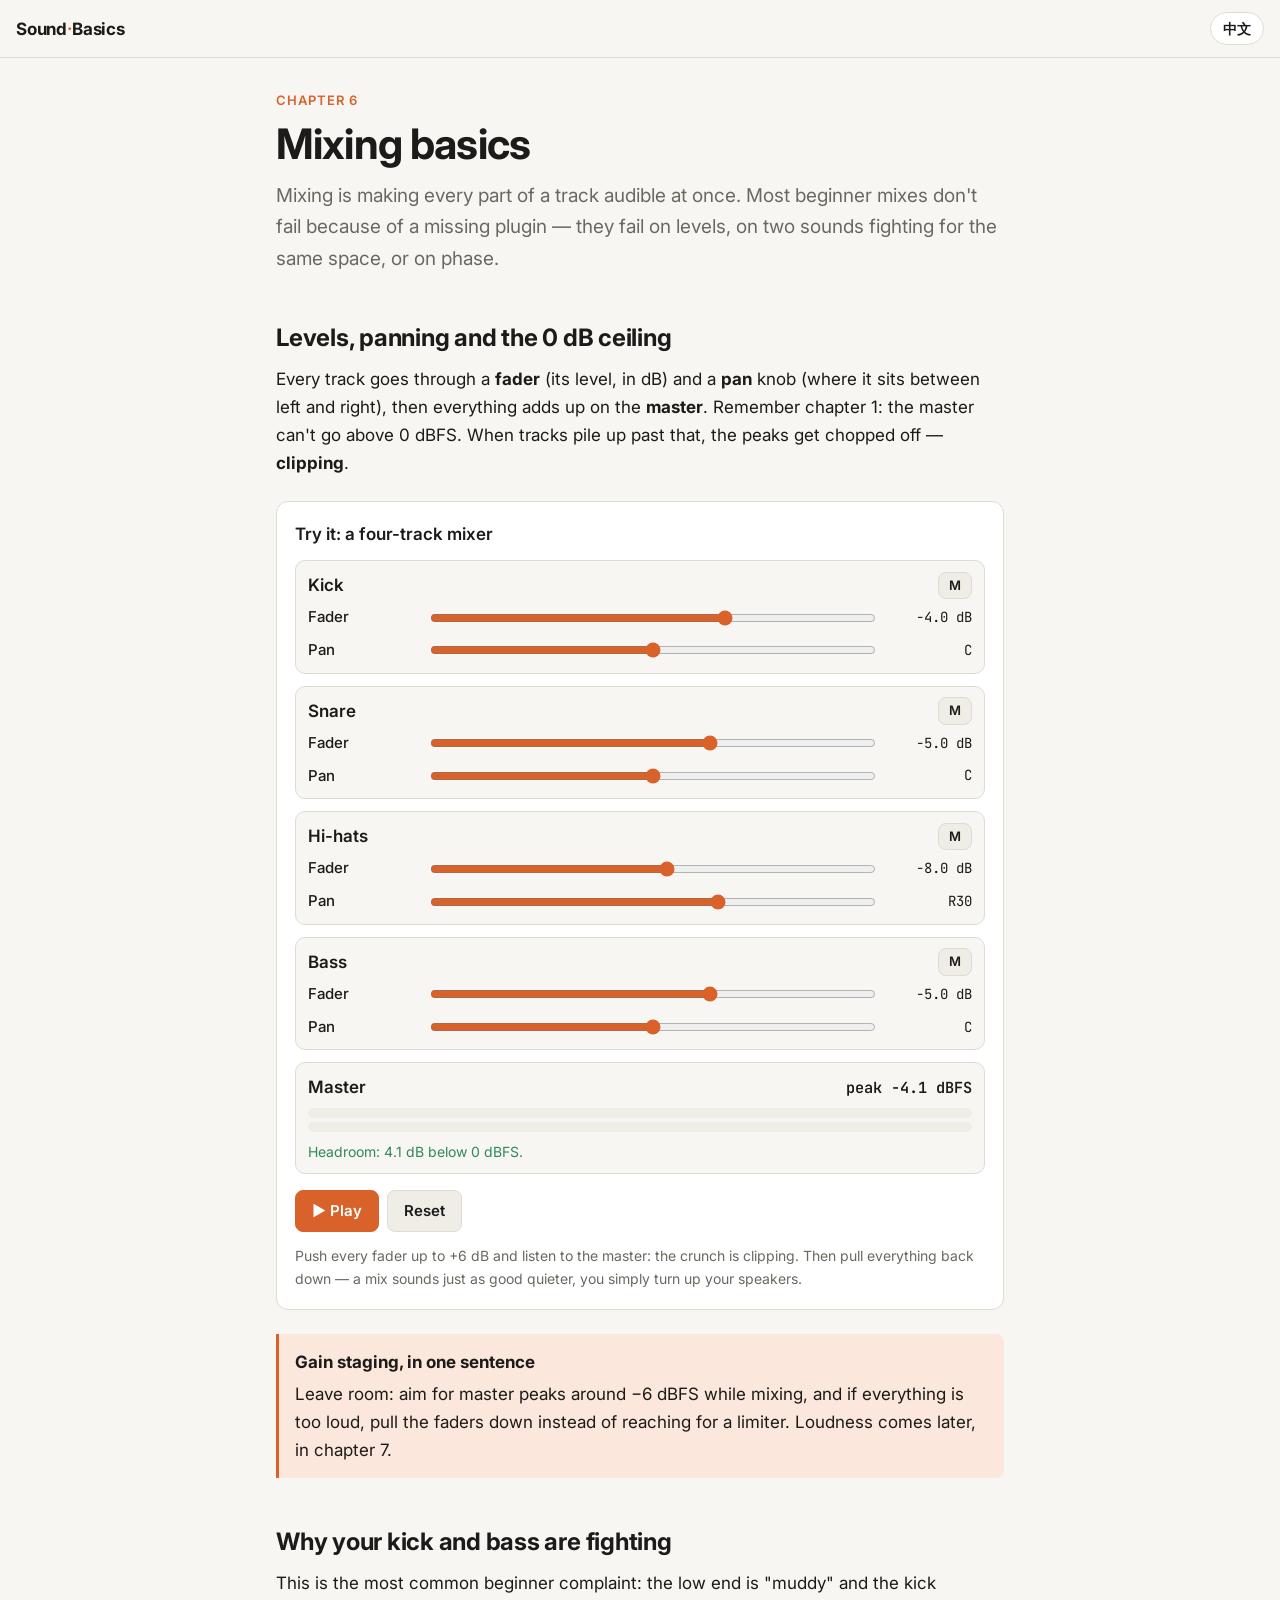
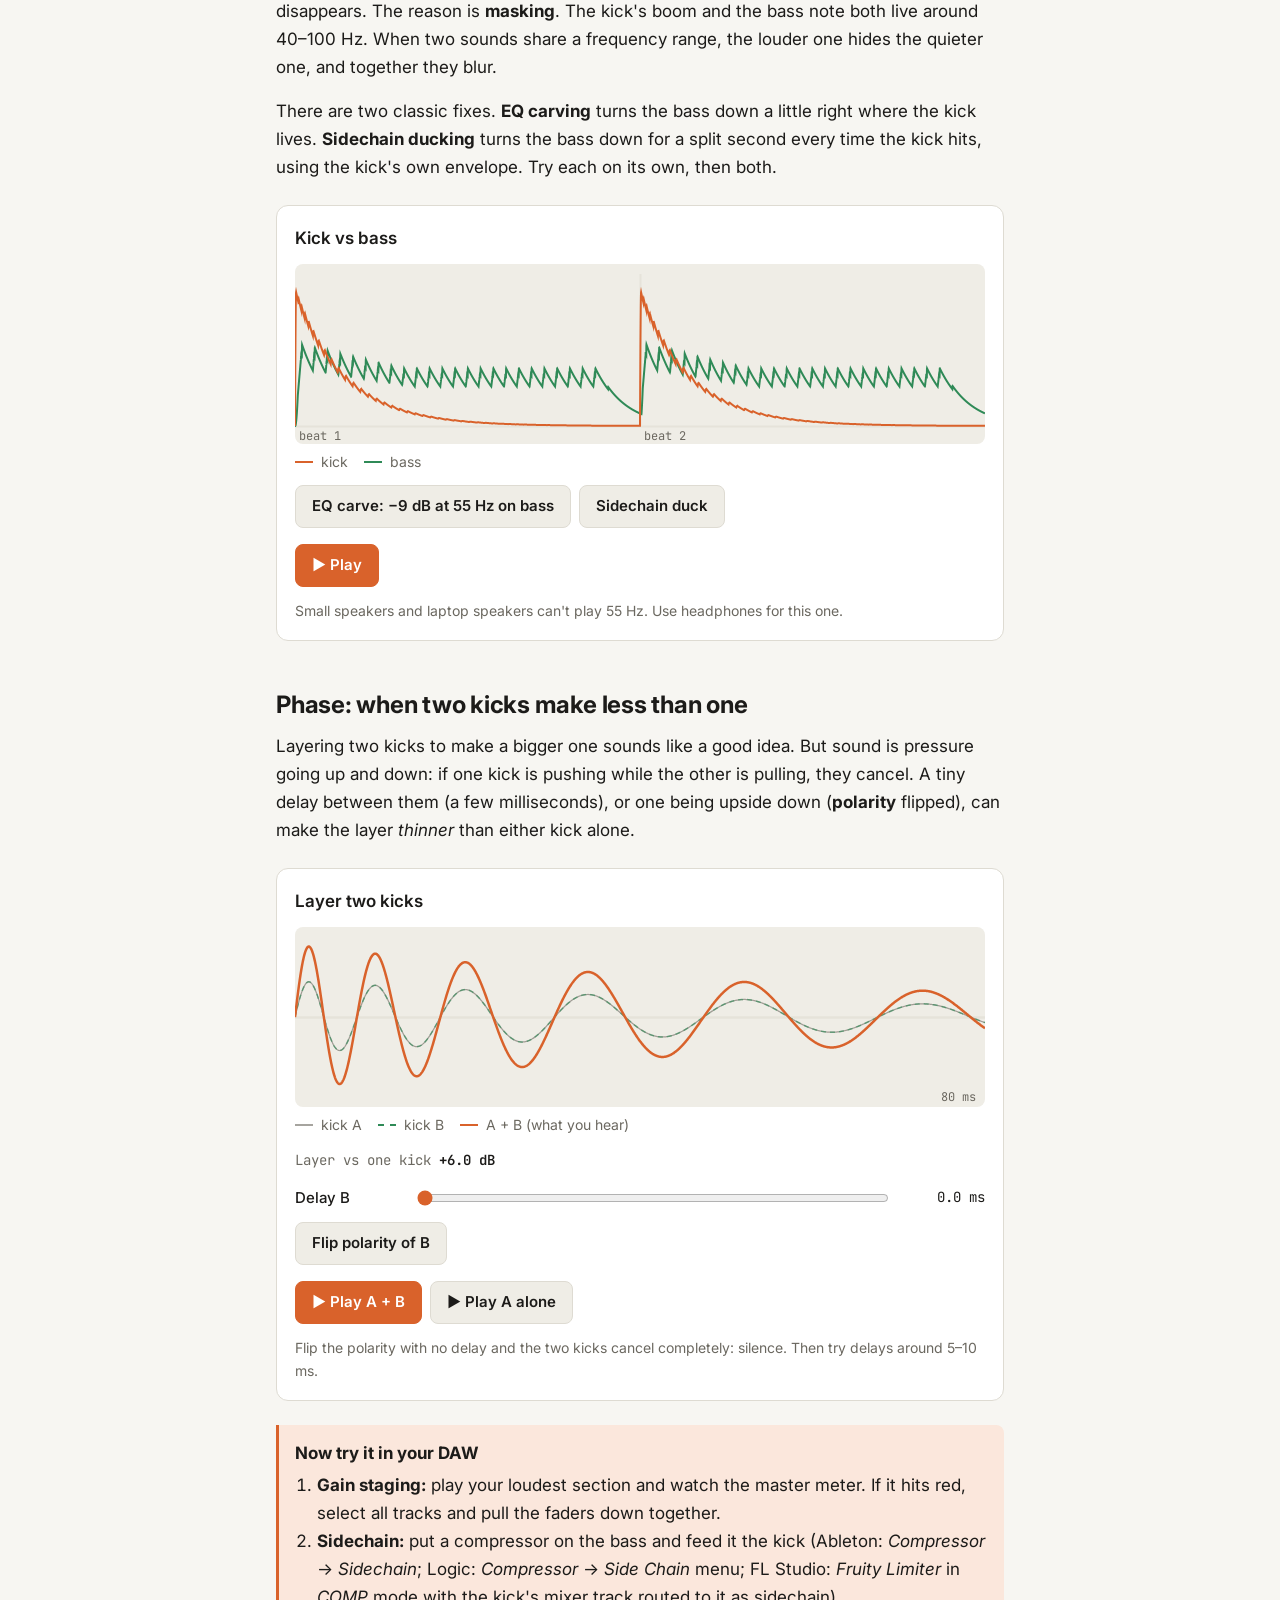
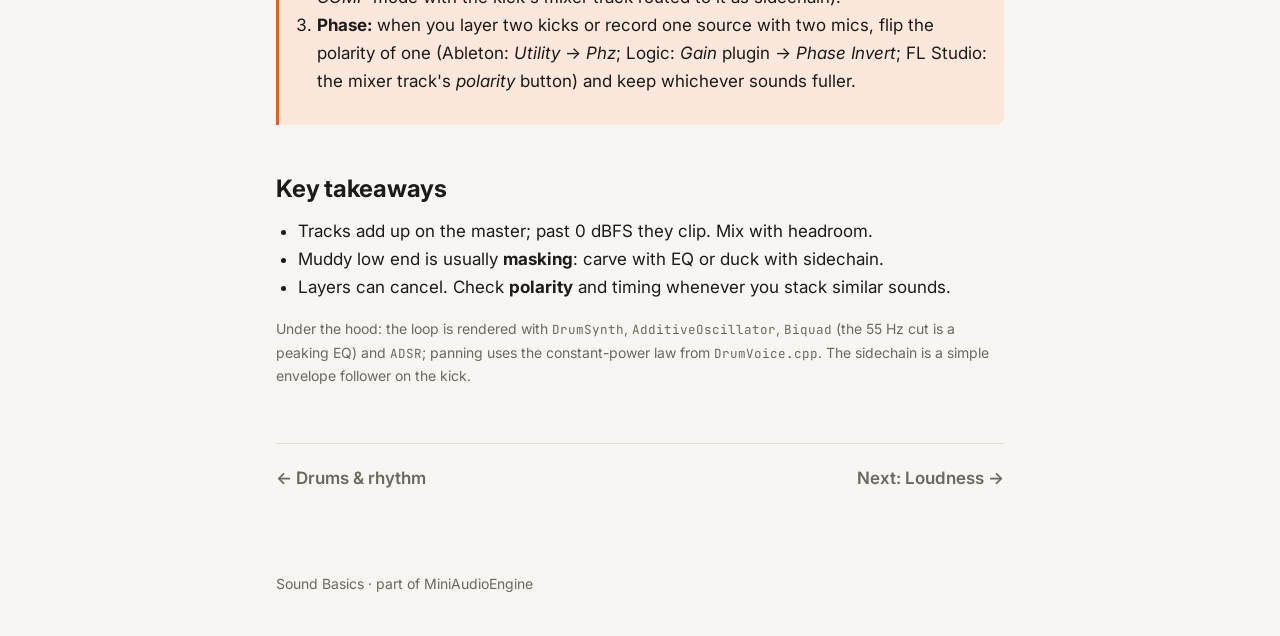
<file: site/chapters/06-mixing.html>
<!DOCTYPE html>
<html lang="en" data-lang="en">
<head>
  <meta charset="UTF-8" />
  <meta name="viewport" content="width=device-width, initial-scale=1.0" />
  <title>Mixing Basics · Sound Basics</title>
  <meta name="description" content="Chapter 6: levels, panning, clipping, why your kick and bass are fighting, and what phase does to layered sounds." />
  <link rel="preconnect" href="https://fonts.googleapis.com" />
  <link rel="preconnect" href="https://fonts.gstatic.com" crossorigin />
  <link href="https://fonts.googleapis.com/css2?family=Inter:wght@400;500;600;700&family=JetBrains+Mono:wght@400;600&display=swap" rel="stylesheet" />
  <link rel="stylesheet" href="../css/main.css" />
  <script src="../js/lang.js"></script>
</head>
<body>
  <header class="topbar">
    <a class="brand" href="../index.html">Sound<span class="dot">·</span>Basics</a>
    <button class="lang-toggle" type="button">中文</button>
  </header>

  <main>
    <p class="eyebrow"><span lang="en">Chapter 6</span><span lang="zh-Hant">第 6 章</span></p>
    <h1><span lang="en">Mixing basics</span><span lang="zh-Hant">混音入門</span></h1>
    <p class="lede">
      <span lang="en">Mixing is making every part of a track audible at once. Most beginner mixes don't fail because of a missing plugin — they fail on levels, on two sounds fighting for the same space, or on phase.</span>
      <span lang="zh-Hant">混音就是讓每個聲部能同時被聽清楚。大部分新手的混音出問題，不是因為少了哪個外掛，而是音量、兩個聲音搶同一塊空間，或是相位。</span>
    </p>

    <h2><span lang="en">Levels, panning and the 0 dB ceiling</span><span lang="zh-Hant">音量、聲像與 0 dB 天花板</span></h2>
    <p>
      <span lang="en">Every track goes through a <strong>fader</strong> (its level, in dB) and a <strong>pan</strong> knob (where it sits between left and right), then everything adds up on the <strong>master</strong>. Remember chapter 1: the master can't go above 0 dBFS. When tracks pile up past that, the peaks get chopped off — <strong>clipping</strong>.</span>
      <span lang="zh-Hant">每一軌都會經過<strong>推桿</strong>（音量，單位 dB）和<strong>聲像（pan）</strong>旋鈕（放在左右之間的哪裡），最後全部加總到 <strong>master</strong>。還記得第 1 章嗎？master 不能超過 0 dBFS。各軌疊起來超過的時候，波峰就會被削掉，這就是<strong>削波（clipping）</strong>。</span>
    </p>

    <!-- Demo 1 -->
    <section class="demo" aria-labelledby="demo1-title">
      <div class="demo-title" id="demo1-title"><span lang="en">Try it: a four-track mixer</span><span lang="zh-Hant">動手試：四軌混音台</span></div>
      <div class="mixer" id="mixer"></div>
      <div class="strip" style="margin-top:12px">
        <div class="strip-head"><span>Master</span><span class="mono" id="master-peak">—</span></div>
        <div class="meter" id="meter-l"><span></span></div>
        <div class="meter" id="meter-r" style="margin-top:4px"><span></span></div>
        <p class="notice" id="clip-note" style="margin:8px 0 0"></p>
      </div>
      <div class="btn-row">
        <button class="btn primary" id="play1" type="button" aria-pressed="false"><span lang="en">▶ Play</span><span lang="zh-Hant">▶ 播放</span></button>
        <button class="btn" id="reset1" type="button"><span lang="en">Reset</span><span lang="zh-Hant">重設</span></button>
      </div>
      <p class="notice" style="margin:12px 0 0">
        <span lang="en">Push every fader up to +6 dB and listen to the master: the crunch is clipping. Then pull everything back down — a mix sounds just as good quieter, you simply turn up your speakers.</span>
        <span lang="zh-Hant">把每個推桿都推到 +6 dB，聽聽 master：那種破掉的沙沙聲就是削波。再把全部拉回來，混音小聲一點聽起來一樣好，把喇叭開大聲就行了。</span>
      </p>
    </section>

    <div class="callout">
      <div class="callout-title"><span lang="en">Gain staging, in one sentence</span><span lang="zh-Hant">Gain staging，一句話講完</span></div>
      <p>
        <span lang="en">Leave room: aim for master peaks around −6 dBFS while mixing, and if everything is too loud, pull the faders down instead of reaching for a limiter. Loudness comes later, in chapter 7.</span>
        <span lang="zh-Hant">留點空間：混音時讓 master 峰值大約在 −6 dBFS，如果全部都太大聲，就把推桿拉下來，而不是直接加一個 limiter。響度是第 7 章的事。</span>
      </p>
    </div>

    <h2><span lang="en">Why your kick and bass are fighting</span><span lang="zh-Hant">為什麼你的 kick 和 bass 在打架</span></h2>
    <p>
      <span lang="en">This is the most common beginner complaint: the low end is "muddy" and the kick disappears. The reason is <strong>masking</strong>. The kick's boom and the bass note both live around 40–100 Hz. When two sounds share a frequency range, the louder one hides the quieter one, and together they blur.</span>
      <span lang="zh-Hant">這是新手最常見的抱怨：低頻「糊糊的」，kick 不見了。原因是<strong>遮蔽（masking）</strong>。kick 的低音和 bass 的音符都在 40–100 Hz 附近。兩個聲音佔用同一個頻段時，大聲的會蓋住小聲的，混在一起就糊掉了。</span>
    </p>
    <p>
      <span lang="en">There are two classic fixes. <strong>EQ carving</strong> turns the bass down a little right where the kick lives. <strong>Sidechain ducking</strong> turns the bass down for a split second every time the kick hits, using the kick's own envelope. Try each on its own, then both.</span>
      <span lang="zh-Hant">有兩種經典解法。<strong>EQ 挖空</strong>：在 kick 所在的頻率，把 bass 調小一點。<strong>Sidechain 閃避（ducking）</strong>：每次 kick 打下去的瞬間，用 kick 自己的包絡把 bass 壓低一下。分別試試看，再兩個一起開。</span>
    </p>

    <!-- Demo 2 -->
    <section class="demo" aria-labelledby="demo2-title">
      <div class="demo-title" id="demo2-title"><span lang="en">Kick vs bass</span><span lang="zh-Hant">Kick 對上 bass</span></div>
      <canvas id="lowend" aria-label="Levels of kick and bass over one beat"></canvas>
      <div class="legend notice">
        <span class="swatch swatch-held"></span><span lang="en">kick</span><span lang="zh-Hant">kick</span>
        <span class="swatch swatch-heard" style="border-top-style:solid"></span><span lang="en">bass</span><span lang="zh-Hant">bass</span>
      </div>
      <div class="toggle-row">
        <button class="btn" type="button" id="t-eq" aria-pressed="false"><span lang="en">EQ carve: −9 dB at 55 Hz on bass</span><span lang="zh-Hant">EQ 挖空：bass 在 55 Hz −9 dB</span></button>
        <button class="btn" type="button" id="t-duck" aria-pressed="false"><span lang="en">Sidechain duck</span><span lang="zh-Hant">Sidechain 閃避</span></button>
      </div>
      <div class="btn-row">
        <button class="btn primary" id="play2" type="button" aria-pressed="false"><span lang="en">▶ Play</span><span lang="zh-Hant">▶ 播放</span></button>
      </div>
      <p class="notice" style="margin:12px 0 0">
        <span lang="en">Small speakers and laptop speakers can't play 55 Hz. Use headphones for this one.</span>
        <span lang="zh-Hant">小喇叭和筆電喇叭播不出 55 Hz，這一段請戴耳機。</span>
      </p>
    </section>

    <h2><span lang="en">Phase: when two kicks make less than one</span><span lang="zh-Hant">相位：兩個 kick 加起來比一個還小</span></h2>
    <p>
      <span lang="en">Layering two kicks to make a bigger one sounds like a good idea. But sound is pressure going up and down: if one kick is pushing while the other is pulling, they cancel. A tiny delay between them (a few milliseconds), or one being upside down (<strong>polarity</strong> flipped), can make the layer <em>thinner</em> than either kick alone.</span>
      <span lang="zh-Hant">把兩個 kick 疊起來做出更大的 kick，聽起來是好主意。但聲音是壓力的上上下下：如果一個在推、另一個在拉，它們就會互相抵消。兩者之間差了一點點時間（幾毫秒），或其中一個上下顛倒（<strong>極性</strong>反轉），疊出來的聲音反而會比單一個 kick <em>更薄</em>。</span>
    </p>

    <!-- Demo 3 -->
    <section class="demo" aria-labelledby="demo3-title">
      <div class="demo-title" id="demo3-title"><span lang="en">Layer two kicks</span><span lang="zh-Hant">疊兩個 kick</span></div>
      <canvas id="phase" aria-label="Waveforms of kick A, kick B and their sum"></canvas>
      <div class="legend notice">
        <span class="swatch swatch-real"></span><span lang="en">kick A</span><span lang="zh-Hant">kick A</span>
        <span class="swatch swatch-heard"></span><span lang="en">kick B</span><span lang="zh-Hant">kick B</span>
        <span class="swatch swatch-held"></span><span lang="en">A + B (what you hear)</span><span lang="zh-Hant">A + B（實際聽到）</span>
      </div>
      <div class="readout" aria-live="polite">
        <span><span lang="en">Layer vs one kick</span><span lang="zh-Hant">疊加後比單一 kick</span> <b id="r-layer"></b></span>
      </div>
      <div class="controls">
        <div class="control">
          <label for="delay"><span lang="en">Delay B</span><span lang="zh-Hant">B 的延遲</span></label>
          <input type="range" id="delay" min="0" max="200" step="1" />
          <output id="delay-out" for="delay"></output>
        </div>
      </div>
      <div class="toggle-row">
        <button class="btn" type="button" id="t-flip" aria-pressed="false"><span lang="en">Flip polarity of B</span><span lang="zh-Hant">反轉 B 的極性</span></button>
      </div>
      <div class="btn-row">
        <button class="btn primary" id="play3" type="button"><span lang="en">▶ Play A + B</span><span lang="zh-Hant">▶ 播放 A + B</span></button>
        <button class="btn" id="play3a" type="button"><span lang="en">▶ Play A alone</span><span lang="zh-Hant">▶ 只播 A</span></button>
      </div>
      <p class="notice" style="margin:12px 0 0">
        <span lang="en">Flip the polarity with no delay and the two kicks cancel completely: silence. Then try delays around 5–10 ms.</span>
        <span lang="zh-Hant">不延遲、直接反轉極性，兩個 kick 會完全抵消：一片安靜。然後試試 5–10 毫秒左右的延遲。</span>
      </p>
    </section>

    <div class="callout">
      <div class="callout-title"><span lang="en">Now try it in your DAW</span><span lang="zh-Hant">換你在 DAW 裡試試</span></div>
      <ol>
        <li>
          <span lang="en"><strong>Gain staging:</strong> play your loudest section and watch the master meter. If it hits red, select all tracks and pull the faders down together.</span>
          <span lang="zh-Hant"><strong>Gain staging：</strong>播放最大聲的段落，看 master 音量表。如果亮紅燈，全選所有軌道，一起把推桿拉下來。</span>
        </li>
        <li>
          <span lang="en"><strong>Sidechain:</strong> put a compressor on the bass and feed it the kick (Ableton: <em>Compressor</em> → <em>Sidechain</em>; Logic: <em>Compressor</em> → <em>Side Chain</em> menu; FL Studio: <em>Fruity Limiter</em> in <em>COMP</em> mode with the kick's mixer track routed to it as sidechain).</span>
          <span lang="zh-Hant"><strong>Sidechain：</strong>在 bass 上加壓縮器，讓 kick 觸發它（Ableton：<em>Compressor</em> → <em>Sidechain</em>；Logic：<em>Compressor</em> → <em>Side Chain</em> 選單；FL Studio：<em>Fruity Limiter</em> 切到 <em>COMP</em> 模式，把 kick 的混音軌以 sidechain 方式送過去）。</span>
        </li>
        <li>
          <span lang="en"><strong>Phase:</strong> when you layer two kicks or record one source with two mics, flip the polarity of one (Ableton: <em>Utility</em> → <em>Phz</em>; Logic: <em>Gain</em> plugin → <em>Phase Invert</em>; FL Studio: the mixer track's <em>polarity</em> button) and keep whichever sounds fuller.</span>
          <span lang="zh-Hant"><strong>相位：</strong>疊兩個 kick，或用兩支麥克風錄同一個聲源時，把其中一個的極性反轉（Ableton：<em>Utility</em> → <em>Phz</em>；Logic：<em>Gain</em> 外掛 → <em>Phase Invert</em>；FL Studio：混音軌上的<em>極性</em>按鈕），留下聽起來比較飽滿的那個。</span>
        </li>
      </ol>
    </div>

    <h2><span lang="en">Key takeaways</span><span lang="zh-Hant">重點整理</span></h2>
    <ul>
      <li><span lang="en">Tracks add up on the master; past 0 dBFS they clip. Mix with headroom.</span><span lang="zh-Hant">各軌在 master 加總，超過 0 dBFS 就會削波。混音時要留餘裕（headroom）。</span></li>
      <li><span lang="en">Muddy low end is usually <strong>masking</strong>: carve with EQ or duck with sidechain.</span><span lang="zh-Hant">低頻糊掉通常是<strong>遮蔽</strong>：用 EQ 挖空，或用 sidechain 閃避。</span></li>
      <li><span lang="en">Layers can cancel. Check <strong>polarity</strong> and timing whenever you stack similar sounds.</span><span lang="zh-Hant">疊加可能互相抵消。疊類似的聲音時，記得檢查<strong>極性</strong>和時間差。</span></li>
    </ul>

    <p class="notice">
      <span lang="en">Under the hood: the loop is rendered with <code>DrumSynth</code>, <code>AdditiveOscillator</code>, <code>Biquad</code> (the 55 Hz cut is a peaking EQ) and <code>ADSR</code>; panning uses the constant-power law from <code>DrumVoice.cpp</code>. The sidechain is a simple envelope follower on the kick.</span>
      <span lang="zh-Hant">技術細節：loop 由 <code>DrumSynth</code>、<code>AdditiveOscillator</code>、<code>Biquad</code>（55 Hz 的挖空是一個 peaking EQ）和 <code>ADSR</code> 算出來；聲像使用 <code>DrumVoice.cpp</code> 裡的等功率定律。sidechain 是對 kick 做的簡單包絡追蹤。</span>
    </p>

    <nav class="pager" aria-label="Chapter navigation">
      <a href="05-drums.html"><span lang="en">← Drums &amp; rhythm</span><span lang="zh-Hant">← 鼓與節奏</span></a>
      <a href="07-loudness.html"><span lang="en">Next: Loudness →</span><span lang="zh-Hant">下一章：響度 →</span></a>
    </nav>
  </main>

  <footer class="site-footer">
    <span lang="en">Sound Basics · part of MiniAudioEngine</span><span lang="zh-Hant">Sound Basics · MiniAudioEngine 的一部分</span>
  </footer>

  <script src="../js/audio/engine.js"></script>
  <script type="module" src="../js/ch6.js"></script>
</body>
</html>
</file>
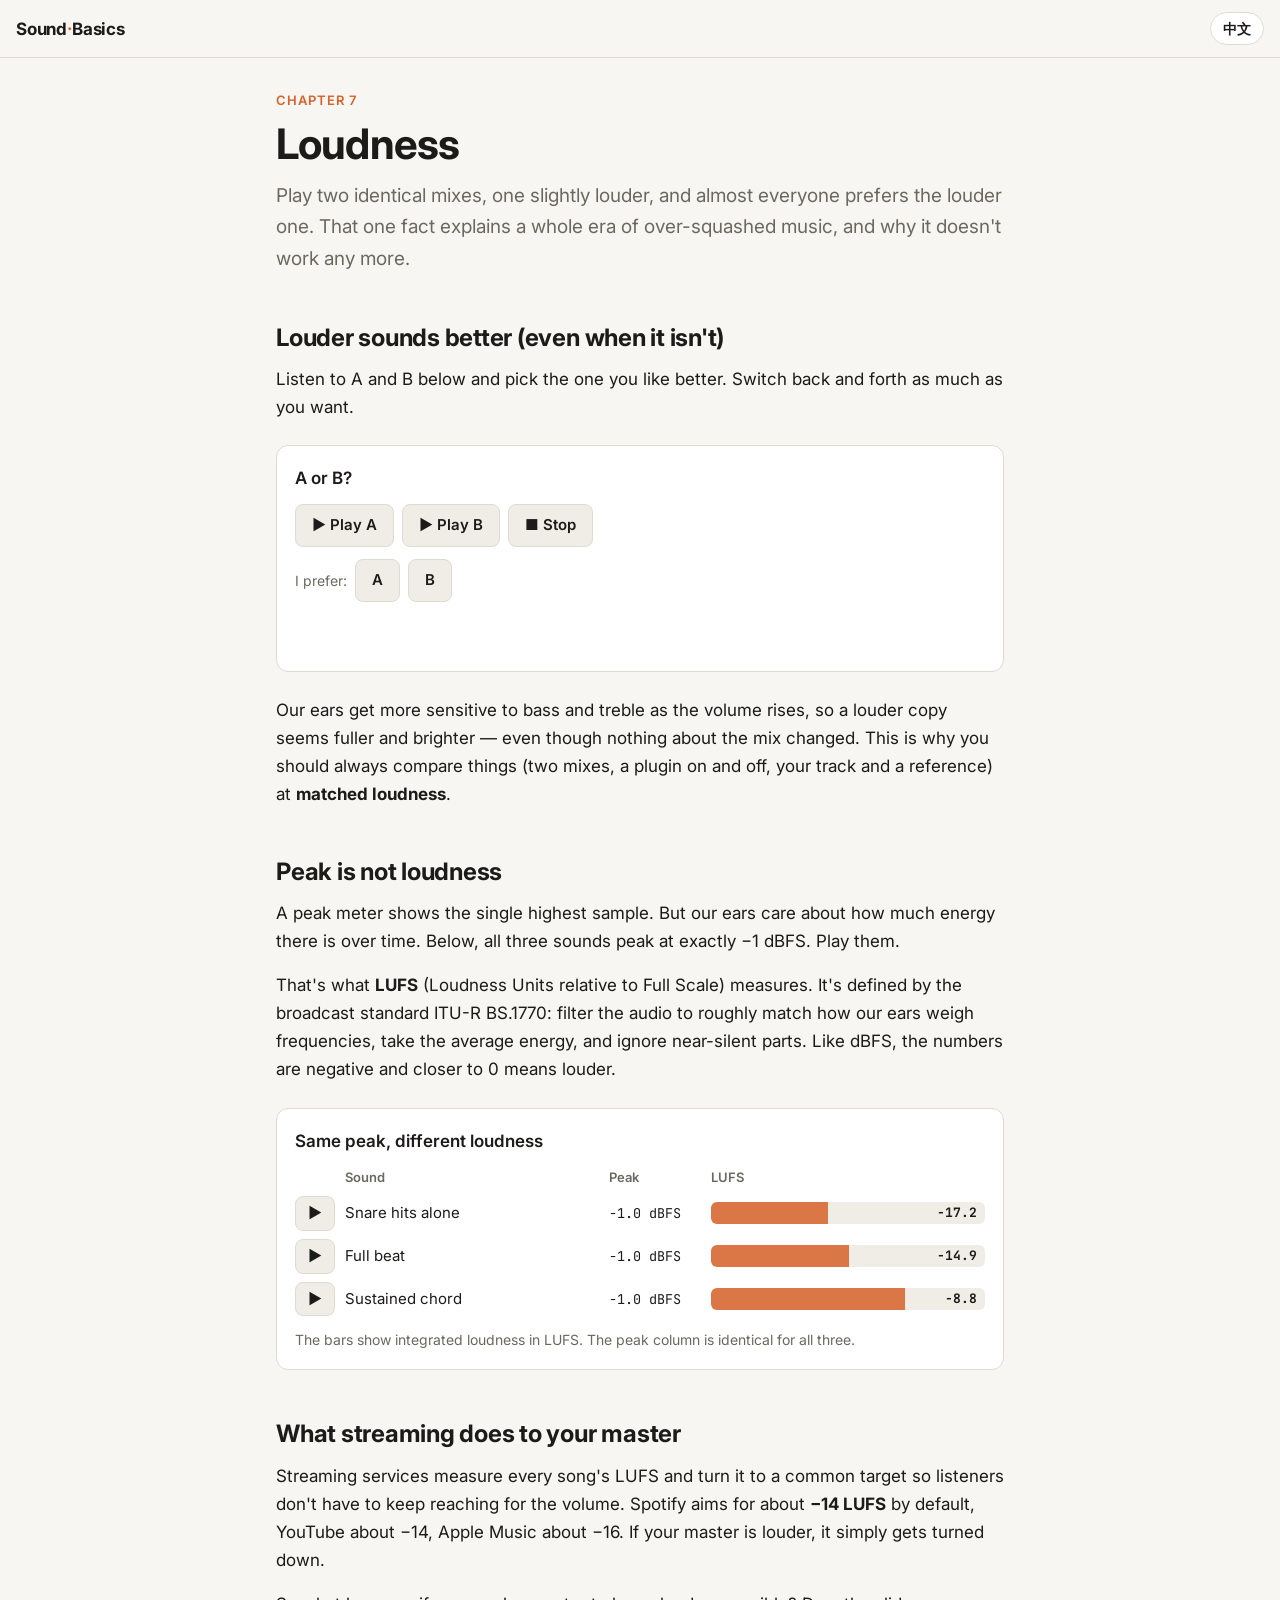
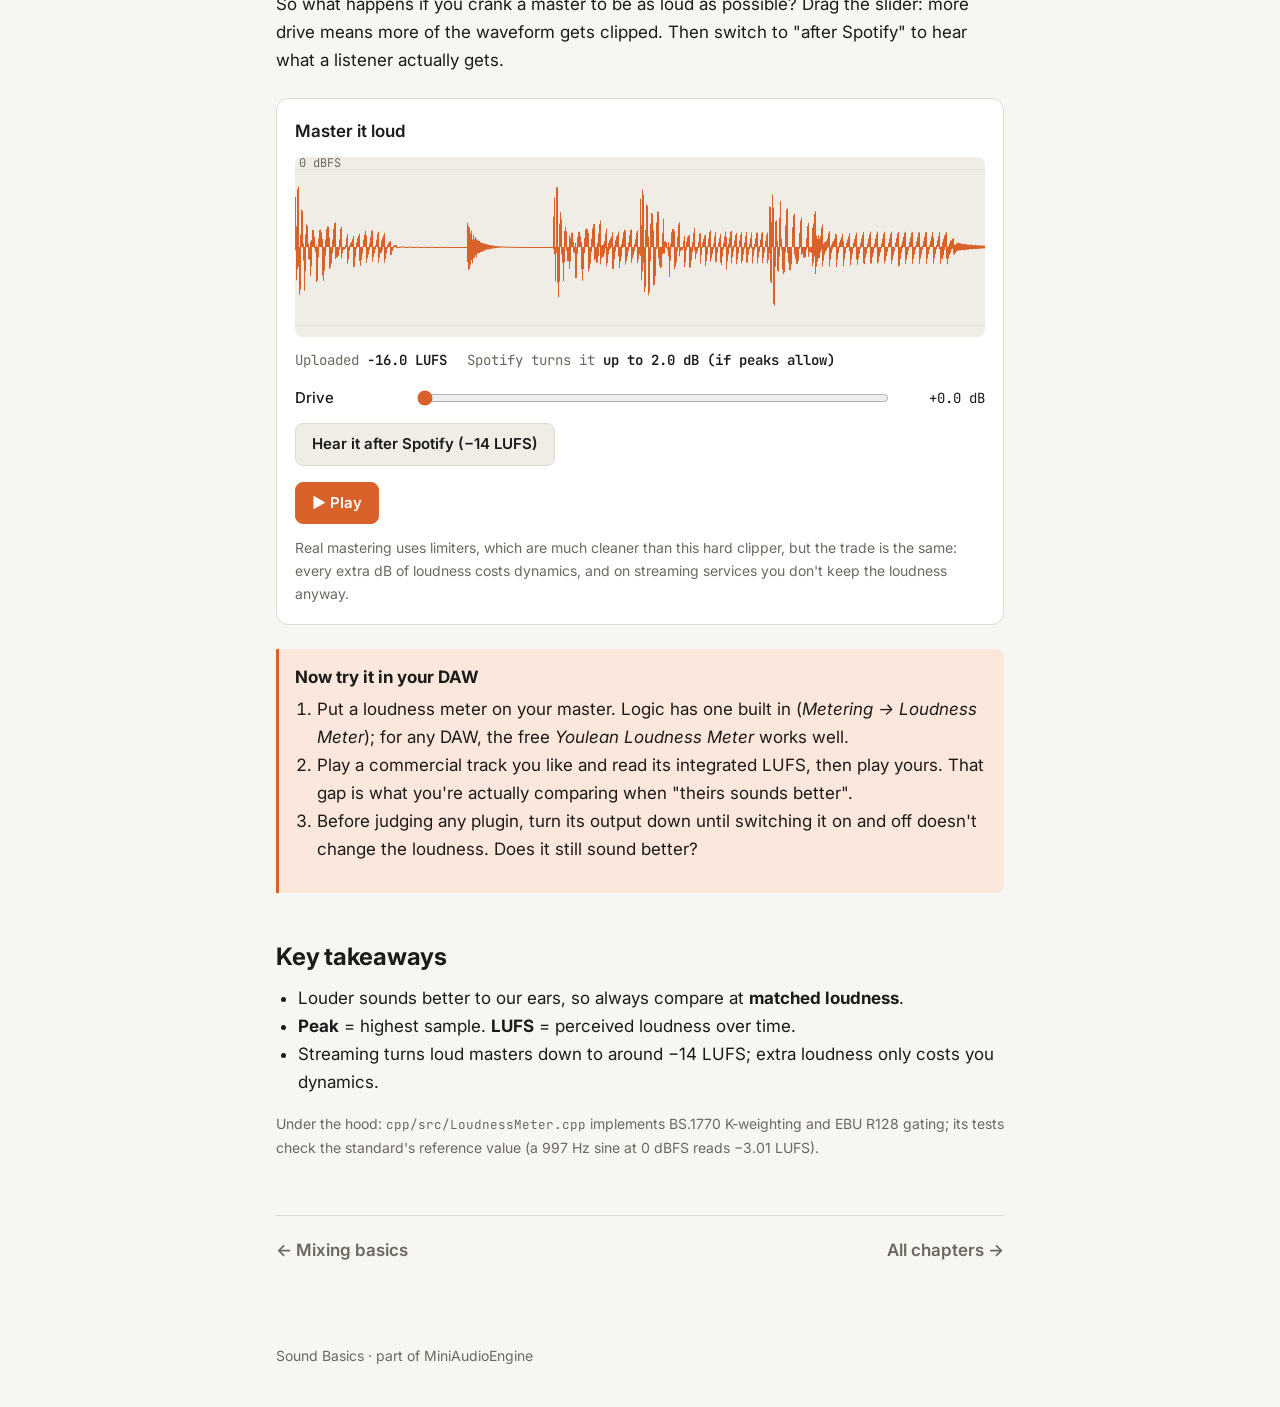
<file: site/chapters/07-loudness.html>
<!DOCTYPE html>
<html lang="en" data-lang="en">
<head>
  <meta charset="UTF-8" />
  <meta name="viewport" content="width=device-width, initial-scale=1.0" />
  <title>Loudness · Sound Basics</title>
  <meta name="description" content="Chapter 7: why louder always sounds better, what LUFS measures, and what streaming services do to your master." />
  <link rel="preconnect" href="https://fonts.googleapis.com" />
  <link rel="preconnect" href="https://fonts.gstatic.com" crossorigin />
  <link href="https://fonts.googleapis.com/css2?family=Inter:wght@400;500;600;700&family=JetBrains+Mono:wght@400;600&display=swap" rel="stylesheet" />
  <link rel="stylesheet" href="../css/main.css" />
  <script src="../js/lang.js"></script>
</head>
<body>
  <header class="topbar">
    <a class="brand" href="../index.html">Sound<span class="dot">·</span>Basics</a>
    <button class="lang-toggle" type="button">中文</button>
  </header>

  <main>
    <p class="eyebrow"><span lang="en">Chapter 7</span><span lang="zh-Hant">第 7 章</span></p>
    <h1><span lang="en">Loudness</span><span lang="zh-Hant">響度</span></h1>
    <p class="lede">
      <span lang="en">Play two identical mixes, one slightly louder, and almost everyone prefers the louder one. That one fact explains a whole era of over-squashed music, and why it doesn't work any more.</span>
      <span lang="zh-Hant">播放兩個一模一樣的混音，其中一個稍微大聲一點，幾乎每個人都會選大聲的那個。光是這件事，就解釋了一整個時代被壓得扁扁的音樂，以及為什麼這招現在已經沒用了。</span>
    </p>

    <h2><span lang="en">Louder sounds better (even when it isn't)</span><span lang="zh-Hant">大聲聽起來比較好（即使其實沒有）</span></h2>
    <p>
      <span lang="en">Listen to A and B below and pick the one you like better. Switch back and forth as much as you want.</span>
      <span lang="zh-Hant">聽聽下面的 A 和 B，選出你比較喜歡的那個。想切換幾次都可以。</span>
    </p>

    <!-- Demo 1 -->
    <section class="demo" aria-labelledby="demo1-title">
      <div class="demo-title" id="demo1-title"><span lang="en">A or B?</span><span lang="zh-Hant">A 還是 B？</span></div>
      <div class="btn-row" style="margin-top:0">
        <button class="btn" id="ab-a" type="button" aria-pressed="false"><span lang="en">▶ Play A</span><span lang="zh-Hant">▶ 播放 A</span></button>
        <button class="btn" id="ab-b" type="button" aria-pressed="false"><span lang="en">▶ Play B</span><span lang="zh-Hant">▶ 播放 B</span></button>
        <button class="btn" id="ab-stop" type="button"><span lang="en">■ Stop</span><span lang="zh-Hant">■ 停止</span></button>
      </div>
      <div class="quiz-options">
        <span class="notice" style="align-self:center"><span lang="en">I prefer:</span><span lang="zh-Hant">我比較喜歡：</span></span>
        <button class="btn" type="button" data-prefer="a">A</button>
        <button class="btn" type="button" data-prefer="b">B</button>
      </div>
      <div class="quiz-feedback" id="ab-feedback" aria-live="polite"></div>
      <div class="toggle-row">
        <button class="btn" type="button" id="ab-match" aria-pressed="false" hidden><span lang="en">Match their loudness</span><span lang="zh-Hant">把兩者響度對齊</span></button>
      </div>
    </section>

    <p>
      <span lang="en">Our ears get more sensitive to bass and treble as the volume rises, so a louder copy seems fuller and brighter — even though nothing about the mix changed. This is why you should always compare things (two mixes, a plugin on and off, your track and a reference) at <strong>matched loudness</strong>.</span>
      <span lang="zh-Hant">音量越大，耳朵對低音和高音越敏感，所以大聲的版本聽起來比較飽滿、比較亮，雖然混音本身完全沒有變。這就是為什麼比較任何東西（兩個混音版本、外掛開和關、你的歌和參考曲）時，一定要在<strong>響度對齊</strong>的狀態下比。</span>
    </p>

    <h2><span lang="en">Peak is not loudness</span><span lang="zh-Hant">峰值不等於響度</span></h2>
    <p>
      <span lang="en">A peak meter shows the single highest sample. But our ears care about how much energy there is over time. Below, all three sounds peak at exactly −1 dBFS. Play them.</span>
      <span lang="zh-Hant">峰值表顯示的是最高的那一個取樣點，但耳朵在意的是一段時間內有多少能量。下面三個聲音的峰值都剛好是 −1 dBFS，播放聽聽看。</span>
    </p>
    <p>
      <span lang="en">That's what <strong>LUFS</strong> (Loudness Units relative to Full Scale) measures. It's defined by the broadcast standard ITU-R BS.1770: filter the audio to roughly match how our ears weigh frequencies, take the average energy, and ignore near-silent parts. Like dBFS, the numbers are negative and closer to 0 means louder.</span>
      <span lang="zh-Hant">這就是 <strong>LUFS</strong>（相對於滿刻度的響度單位）在量的東西。它由廣播標準 ITU-R BS.1770 定義：先用濾波器模擬耳朵對各頻率的敏感度，再取平均能量，並忽略幾乎無聲的部分。跟 dBFS 一樣，數字是負的，越接近 0 越大聲。</span>
    </p>

    <!-- Demo 2 -->
    <section class="demo" aria-labelledby="demo2-title">
      <div class="demo-title" id="demo2-title"><span lang="en">Same peak, different loudness</span><span lang="zh-Hant">同樣的峰值，不同的響度</span></div>
      <div class="loud-table" id="loud-table"></div>
      <p class="notice" style="margin:12px 0 0">
        <span lang="en">The bars show integrated loudness in LUFS. The peak column is identical for all three.</span>
        <span lang="zh-Hant">長條顯示的是整體響度（LUFS）。三者的峰值欄位完全一樣。</span>
      </p>
    </section>

    <h2><span lang="en">What streaming does to your master</span><span lang="zh-Hant">串流平台會對你的母帶做什麼</span></h2>
    <p>
      <span lang="en">Streaming services measure every song's LUFS and turn it to a common target so listeners don't have to keep reaching for the volume. Spotify aims for about <strong>−14 LUFS</strong> by default, YouTube about −14, Apple Music about −16. If your master is louder, it simply gets turned down.</span>
      <span lang="zh-Hant">串流平台會量每首歌的 LUFS，把它調到一個共同的目標，聽眾就不用一直調音量。Spotify 預設大約是 <strong>−14 LUFS</strong>，YouTube 約 −14，Apple Music 約 −16。如果你的母帶比較大聲，它就只會被調小。</span>
    </p>
    <p>
      <span lang="en">So what happens if you crank a master to be as loud as possible? Drag the slider: more drive means more of the waveform gets clipped. Then switch to "after Spotify" to hear what a listener actually gets.</span>
      <span lang="zh-Hant">那如果把母帶推到能有多大聲就多大聲，會怎樣？拉動滑桿：drive 越多，波形被削掉的部分就越多。再切換到「Spotify 處理後」，聽聽聽眾實際聽到的是什麼。</span>
    </p>

    <!-- Demo 3 -->
    <section class="demo" aria-labelledby="demo3-title">
      <div class="demo-title" id="demo3-title"><span lang="en">Master it loud</span><span lang="zh-Hant">把母帶推大聲</span></div>
      <canvas id="master-wave" aria-label="One bar of the master waveform"></canvas>
      <div class="readout" aria-live="polite">
        <span><span lang="en">Uploaded</span><span lang="zh-Hant">上傳時</span> <b id="r-up"></b></span>
        <span><span lang="en">Spotify turns it</span><span lang="zh-Hant">Spotify 調整</span> <b id="r-norm"></b></span>
      </div>
      <div class="controls">
        <div class="control">
          <label for="drive">Drive</label>
          <input type="range" id="drive" min="0" max="18" step="0.5" />
          <output id="drive-out" for="drive"></output>
        </div>
      </div>
      <div class="toggle-row">
        <button class="btn" type="button" id="m-norm" aria-pressed="false"><span lang="en">Hear it after Spotify (−14 LUFS)</span><span lang="zh-Hant">聽 Spotify 處理後（−14 LUFS）</span></button>
      </div>
      <div class="btn-row">
        <button class="btn primary" id="play3" type="button" aria-pressed="false"><span lang="en">▶ Play</span><span lang="zh-Hant">▶ 播放</span></button>
      </div>
      <p class="notice" style="margin:12px 0 0">
        <span lang="en">Real mastering uses limiters, which are much cleaner than this hard clipper, but the trade is the same: every extra dB of loudness costs dynamics, and on streaming services you don't keep the loudness anyway.</span>
        <span lang="zh-Hant">真正的母帶處理會用 limiter，比這裡的硬削波乾淨很多，但代價是一樣的：多換一分響度，就少一分動態，而且在串流平台上，多出來的響度反正也留不住。</span>
      </p>
    </section>

    <div class="callout">
      <div class="callout-title"><span lang="en">Now try it in your DAW</span><span lang="zh-Hant">換你在 DAW 裡試試</span></div>
      <ol>
        <li>
          <span lang="en">Put a loudness meter on your master. Logic has one built in (<em>Metering → Loudness Meter</em>); for any DAW, the free <em>Youlean Loudness Meter</em> works well.</span>
          <span lang="zh-Hant">在 master 上加一個響度表。Logic 有內建的（<em>Metering → Loudness Meter</em>）；任何 DAW 都可以用免費的 <em>Youlean Loudness Meter</em>。</span>
        </li>
        <li>
          <span lang="en">Play a commercial track you like and read its integrated LUFS, then play yours. That gap is what you're actually comparing when "theirs sounds better".</span>
          <span lang="zh-Hant">播放一首你喜歡的市售歌曲，看它的整體 LUFS，再播你自己的歌。當你覺得「人家的比較好聽」時，你比較的其實就是這個差距。</span>
        </li>
        <li>
          <span lang="en">Before judging any plugin, turn its output down until switching it on and off doesn't change the loudness. Does it still sound better?</span>
          <span lang="zh-Hant">評估任何外掛之前，先把它的輸出調小，直到開關它時響度不變。這樣還是比較好聽嗎？</span>
        </li>
      </ol>
    </div>

    <h2><span lang="en">Key takeaways</span><span lang="zh-Hant">重點整理</span></h2>
    <ul>
      <li><span lang="en">Louder sounds better to our ears, so always compare at <strong>matched loudness</strong>.</span><span lang="zh-Hant">耳朵會覺得大聲比較好聽，所以比較時一定要<strong>響度對齊</strong>。</span></li>
      <li><span lang="en"><strong>Peak</strong> = highest sample. <strong>LUFS</strong> = perceived loudness over time.</span><span lang="zh-Hant"><strong>峰值</strong>＝最高的取樣點。<strong>LUFS</strong>＝一段時間內感受到的響度。</span></li>
      <li><span lang="en">Streaming turns loud masters down to around −14 LUFS; extra loudness only costs you dynamics.</span><span lang="zh-Hant">串流平台會把大聲的母帶調小到約 −14 LUFS，多出來的響度只會讓你失去動態。</span></li>
    </ul>

    <p class="notice">
      <span lang="en">Under the hood: <code>cpp/src/LoudnessMeter.cpp</code> implements BS.1770 K-weighting and EBU R128 gating; its tests check the standard's reference value (a 997 Hz sine at 0 dBFS reads −3.01 LUFS).</span>
      <span lang="zh-Hant">技術細節：<code>cpp/src/LoudnessMeter.cpp</code> 實作了 BS.1770 的 K-weighting 和 EBU R128 的 gating；測試會檢查標準規定的參考值（997 Hz、0 dBFS 正弦波＝−3.01 LUFS）。</span>
    </p>

    <nav class="pager" aria-label="Chapter navigation">
      <a href="06-mixing.html"><span lang="en">← Mixing basics</span><span lang="zh-Hant">← 混音入門</span></a>
      <a href="../index.html"><span lang="en">All chapters →</span><span lang="zh-Hant">所有章節 →</span></a>
    </nav>
  </main>

  <footer class="site-footer">
    <span lang="en">Sound Basics · part of MiniAudioEngine</span><span lang="zh-Hant">Sound Basics · MiniAudioEngine 的一部分</span>
  </footer>

  <script src="../js/audio/engine.js"></script>
  <script type="module" src="../js/ch7.js"></script>
</body>
</html>
</file>
<file: site/css/main.css>
/* ============================================================
   Sound Basics · main.css
   Shared design tokens + layout for every page of the site.
   ============================================================ */

*, *::before, *::after { box-sizing: border-box; margin: 0; padding: 0; }

:root {
  --bg:        #f7f6f2;
  --surface:   #ffffff;
  --surface-2: #efede6;
  --border:    #dedbd2;
  --text:      #1c1b19;
  --muted:     #6b6860;
  --accent:    #d9622b;
  --accent-ink:#ffffff;
  --accent-soft:#fbe7dc;
  --wave:      #d9622b;
  --grid:      #e6e3da;
  --good:      #2f8a57;

  --font:  'Inter', system-ui, sans-serif;
  --mono:  'JetBrains Mono', ui-monospace, monospace;
  --radius: 12px;
  --max: 760px;
}

@media (prefers-color-scheme: dark) {
  :root:not([data-theme="light"]) {
    --bg:        #121211;
    --surface:   #1b1b19;
    --surface-2: #232320;
    --border:    #33322e;
    --text:      #ecebe6;
    --muted:     #9a978e;
    --accent:    #f0874f;
    --accent-ink:#1a0d05;
    --accent-soft:#3a2418;
    --wave:      #f0874f;
    --grid:      #2a2a27;
    --good:      #5cc28a;
  }
}
:root[data-theme="dark"] {
  --bg:        #121211;
  --surface:   #1b1b19;
  --surface-2: #232320;
  --border:    #33322e;
  --text:      #ecebe6;
  --muted:     #9a978e;
  --accent:    #f0874f;
  --accent-ink:#1a0d05;
  --accent-soft:#3a2418;
  --wave:      #f0874f;
  --grid:      #2a2a27;
  --good:      #5cc28a;
}

html { -webkit-text-size-adjust: 100%; }

body {
  background: var(--bg);
  color: var(--text);
  font-family: var(--font);
  font-size: 17px;
  line-height: 1.65;
  min-height: 100vh;
}

/* ── Language switching ──────────────────────────────────────────────────────
   Bilingual text is authored side by side:
     <span lang="en">…</span><span lang="zh-Hant">…</span>
   and the inactive language is hidden. English is the default. */
html[data-lang="en"] body [lang="zh-Hant"],
html[data-lang="zh-Hant"] body [lang="en"] { display: none !important; }
html[data-lang="zh-Hant"] body { line-height: 1.8; }

a { color: var(--accent); text-underline-offset: 3px; }

/* ── Top bar ─────────────────────────────────────────────────────────────── */
.topbar {
  position: sticky; top: 0; z-index: 10;
  display: flex; align-items: center; justify-content: space-between; gap: 12px;
  padding: 12px 16px;
  background: color-mix(in srgb, var(--bg) 88%, transparent);
  backdrop-filter: blur(8px);
  border-bottom: 1px solid var(--border);
}
.brand { font-weight: 700; color: var(--text); text-decoration: none; letter-spacing: -0.01em; }
.brand .dot { color: var(--accent); }
.lang-toggle {
  font: inherit; font-size: 14px; font-weight: 600;
  background: var(--surface); color: var(--text);
  border: 1px solid var(--border); border-radius: 999px;
  padding: 4px 12px; cursor: pointer;
}
.lang-toggle:hover { border-color: var(--accent); }

/* ── Page layout ─────────────────────────────────────────────────────────── */
main { max-width: var(--max); margin: 0 auto; padding: 32px 16px 80px; }

h1 { font-size: clamp(30px, 6vw, 42px); line-height: 1.15; letter-spacing: -0.02em; margin-bottom: 12px; }
h2 { font-size: 24px; line-height: 1.3; letter-spacing: -0.01em; margin: 48px 0 12px; }
h3 { font-size: 18px; margin: 24px 0 8px; }
p  { margin-bottom: 16px; }
ul, ol { margin: 0 0 16px 22px; }
.lede { font-size: 19px; color: var(--muted); margin-bottom: 24px; }
.eyebrow { font-size: 13px; font-weight: 600; letter-spacing: 0.08em; text-transform: uppercase; color: var(--accent); margin-bottom: 8px; }
code, .mono { font-family: var(--mono); font-size: 0.9em; }

/* ── Chapter list (home) ─────────────────────────────────────────────────── */
.chapters { list-style: none; margin: 24px 0 0; display: grid; gap: 12px; }
.chapter-card {
  display: flex; gap: 16px; align-items: baseline;
  padding: 16px 18px; border-radius: var(--radius);
  background: var(--surface); border: 1px solid var(--border);
  color: var(--text); text-decoration: none;
}
a.chapter-card:hover { border-color: var(--accent); }
.chapter-card .num { font-family: var(--mono); color: var(--accent); font-weight: 600; min-width: 2ch; }
.chapter-card .title { font-weight: 600; display: block; }
.chapter-card .desc { color: var(--muted); font-size: 15px; }
.chapter-card.soon { opacity: 0.55; }
.chapter-card .tag { margin-left: auto; font-size: 12px; color: var(--muted); white-space: nowrap; }

/* ── Interactive demo card ───────────────────────────────────────────────── */
.demo {
  background: var(--surface);
  border: 1px solid var(--border);
  border-radius: var(--radius);
  padding: 18px;
  margin: 24px 0;
}
.demo-title { font-weight: 600; margin-bottom: 12px; display: flex; align-items: center; gap: 8px; }
.demo canvas {
  display: block; width: 100%; height: 180px;
  background: var(--surface-2); border-radius: 8px;
}
.demo canvas.spectrum { height: 150px; margin-top: 8px; }
.demo canvas.short { height: 130px; }
.readout {
  display: flex; flex-wrap: wrap; gap: 8px 20px;
  margin: 12px 0 4px; font-family: var(--mono); font-size: 14px; color: var(--muted);
}
.readout b { color: var(--text); font-weight: 600; }

.controls { display: grid; gap: 14px; margin-top: 14px; }
.control { display: grid; grid-template-columns: 110px 1fr 84px; align-items: center; gap: 12px; }
.control label { font-size: 15px; font-weight: 500; }
.control output { font-family: var(--mono); font-size: 14px; text-align: right; }
input[type="range"] { width: 100%; accent-color: var(--accent); }

.btn-row { display: flex; flex-wrap: wrap; gap: 8px; margin-top: 16px; }
.btn {
  font: inherit; font-size: 15px; font-weight: 600;
  padding: 8px 16px; border-radius: 8px; cursor: pointer;
  border: 1px solid var(--border); background: var(--surface-2); color: var(--text);
}
.btn:hover { border-color: var(--accent); }
.btn.primary { background: var(--accent); color: var(--accent-ink); border-color: var(--accent); }
.btn[aria-pressed="true"] { background: var(--accent-soft); border-color: var(--accent); }

.legend { display: flex; flex-wrap: wrap; align-items: center; gap: 4px 8px; margin-top: 6px; }
.swatch { display: inline-block; width: 18px; height: 0; border-top: 2px solid; margin-left: 8px; }
.swatch:first-child { margin-left: 0; }
.swatch-real  { border-color: var(--muted); opacity: 0.6; }
.swatch-held  { border-color: var(--accent); }
.swatch-heard { border-color: var(--good); border-top-style: dashed; }

.hold-btn { padding: 14px 28px; user-select: none; -webkit-user-select: none; touch-action: none; }
.hold-btn[aria-pressed="true"] { transform: scale(0.97); filter: brightness(1.12); }

/* ── Drum kit cards (ch5) ───────────────────────────────────────────────── */
.drum-grid { display: grid; gap: 14px; }
.drum-card { border: 1px solid var(--border); border-radius: 10px; padding: 12px; background: var(--bg); }
.drum-head { display: flex; align-items: center; justify-content: space-between; gap: 8px; margin-bottom: 8px; }
.drum-head .btn { padding: 4px 12px; }
.btn-pair { display: flex; gap: 6px; }
.drum-card .controls { margin-top: 10px; gap: 10px; }

/* ── Step sequencer (ch5) ───────────────────────────────────────────────── */
.seq { display: grid; gap: 6px; margin-top: 14px; overflow-x: auto; padding-bottom: 4px; }
.seq-row { display: grid; grid-template-columns: 72px repeat(16, minmax(16px, 1fr)); gap: 3px; align-items: center; min-width: 380px; }
.seq-label { font-size: 13px; font-weight: 600; color: var(--muted); }
.seq-cell {
  aspect-ratio: 1; min-height: 16px; border-radius: 4px; cursor: pointer; padding: 0;
  border: 1px solid var(--border); background: var(--surface-2);
}
.seq-cell.beat { border-color: color-mix(in srgb, var(--muted) 45%, var(--border)); }
.seq-cell[aria-pressed="true"] { background: var(--accent); border-color: var(--accent); }
.seq-cell.now { outline: 2px solid var(--good); outline-offset: 1px; }

/* ── Mixer (ch6) ────────────────────────────────────────────────────────── */
.mixer { display: grid; gap: 12px; }
.strip { border: 1px solid var(--border); border-radius: 10px; padding: 10px 12px; background: var(--bg); }
.strip-head { display: flex; align-items: center; justify-content: space-between; gap: 8px; font-weight: 600; margin-bottom: 6px; }
.strip .controls { margin-top: 4px; gap: 8px; }
.meter { height: 10px; border-radius: 5px; background: var(--surface-2); overflow: hidden; position: relative; }
.meter > span { position: absolute; inset: 0 auto 0 0; background: var(--good); width: 0; }
.meter.hot > span { background: var(--accent); }
.toggle-row { display: flex; flex-wrap: wrap; gap: 8px; margin-top: 12px; }

/* ── Loudness table (ch7) ───────────────────────────────────────────────── */
.loud-table { display: grid; gap: 8px; }
.loud-row { display: grid; grid-template-columns: 40px minmax(0, 1.3fr) 92px minmax(0, 1.4fr); gap: 10px; align-items: center; font-size: 15px; }
.loud-row .btn { padding: 4px 0; }
.loud-head { font-size: 13px; color: var(--muted); font-weight: 600; }
.loud-bar { position: relative; height: 22px; border-radius: 6px; background: var(--surface-2); overflow: hidden; }
.loud-bar > span { position: absolute; inset: 0 auto 0 0; background: var(--accent); opacity: 0.85; }
.loud-bar > b { position: absolute; right: 8px; top: 50%; transform: translateY(-50%); font-size: 13px; }
@media (max-width: 520px) {
  .loud-row { grid-template-columns: 36px 1fr 1fr; }
  .loud-row > :nth-child(3) { display: none; }
}

/* ── Callouts ────────────────────────────────────────────────────────────── */
.callout {
  border-left: 3px solid var(--accent);
  background: var(--accent-soft);
  padding: 14px 16px; border-radius: 0 8px 8px 0; margin: 24px 0;
}
.callout .callout-title { font-weight: 700; margin-bottom: 4px; }
.callout p:last-child, .callout ul:last-child { margin-bottom: 0; }

.notice { font-size: 14px; color: var(--muted); }

/* ── Quiz ────────────────────────────────────────────────────────────────── */
.quiz-options { display: flex; flex-wrap: wrap; gap: 8px; margin-top: 12px; }
.quiz-feedback { margin-top: 12px; min-height: 1.6em; font-weight: 600; }
.quiz-feedback.right { color: var(--good); }
.quiz-feedback.wrong { color: var(--accent); }

/* ── Prev / next nav ─────────────────────────────────────────────────────── */
.pager { display: flex; justify-content: space-between; gap: 12px; margin-top: 56px; padding-top: 20px; border-top: 1px solid var(--border); }
.pager a, .pager span { text-decoration: none; font-weight: 600; }
.pager span { color: var(--muted); }

footer.site-footer { max-width: var(--max); margin: 0 auto; padding: 0 16px 40px; font-size: 14px; color: var(--muted); }

@media (max-width: 520px) {
  body { font-size: 16px; }
  .control { grid-template-columns: 1fr 72px; }
  .control input[type="range"] { grid-column: 1 / -1; grid-row: 2; }
}
</file>
